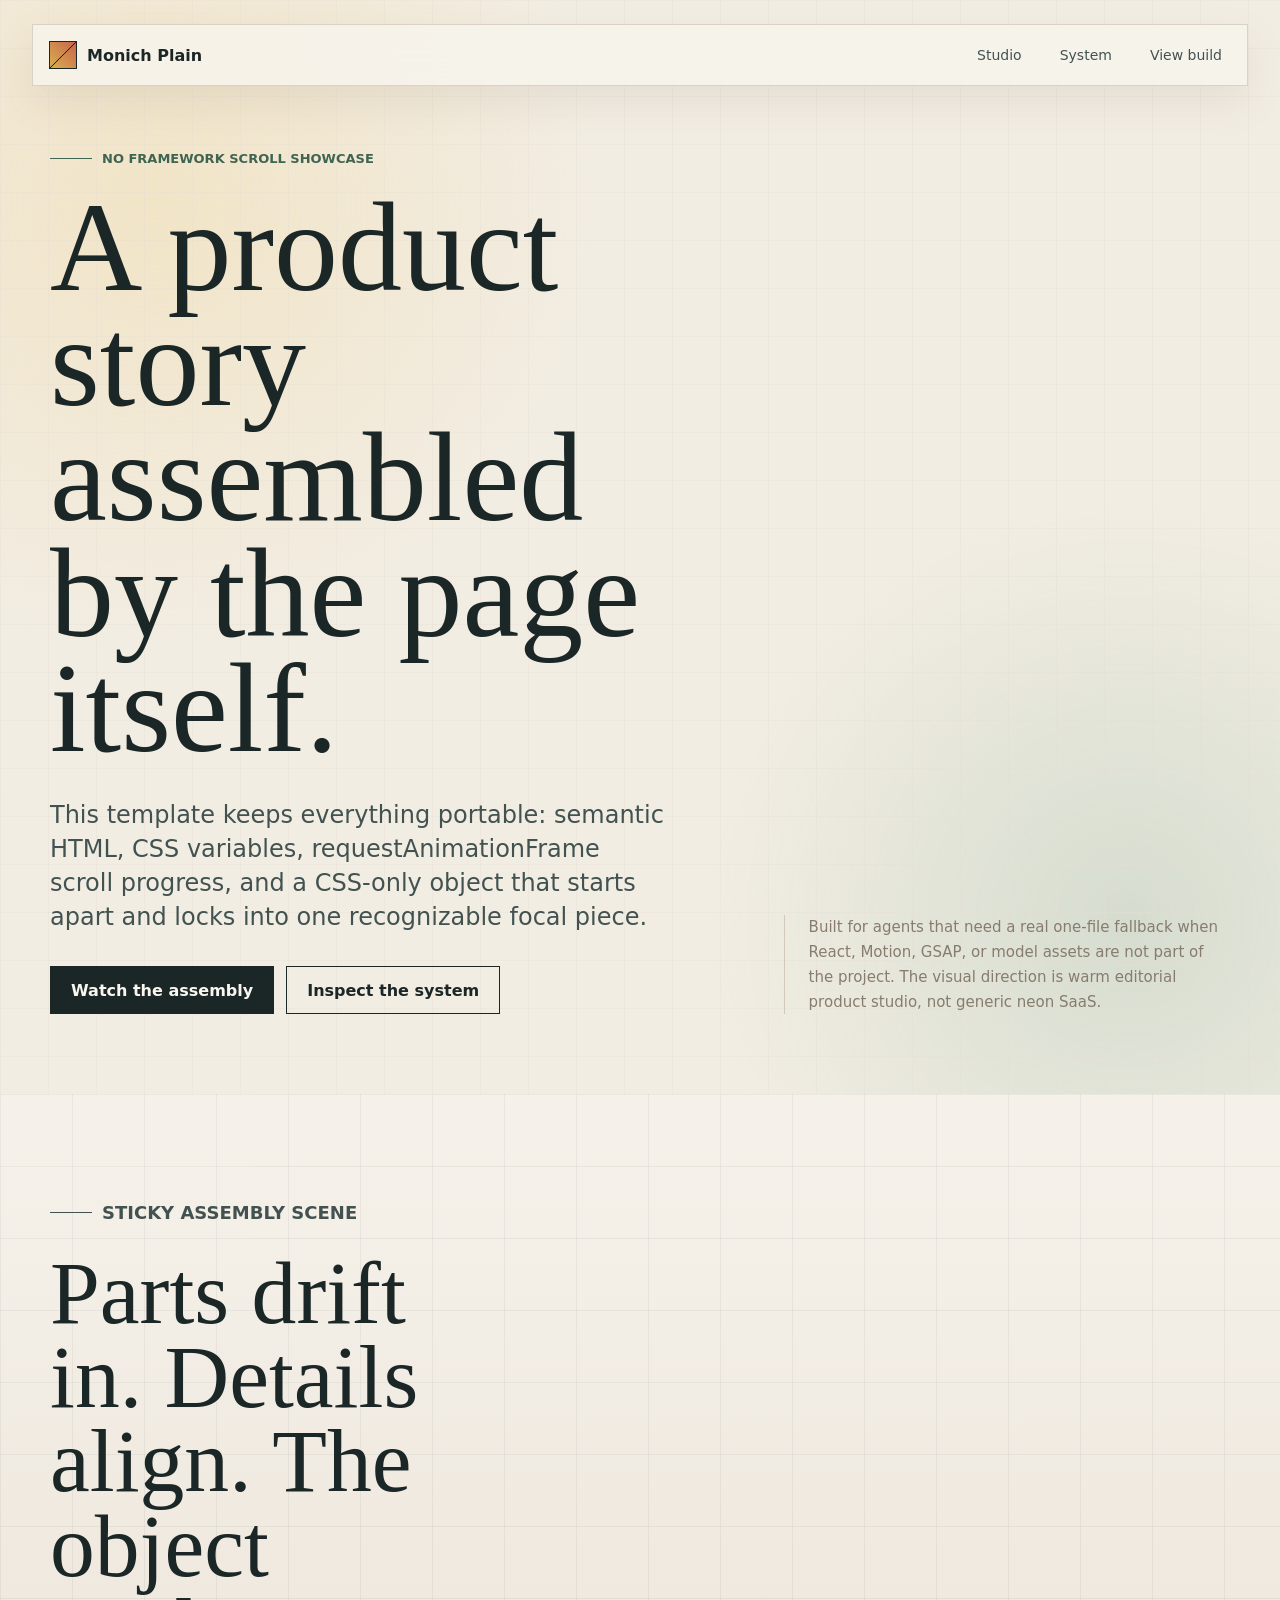
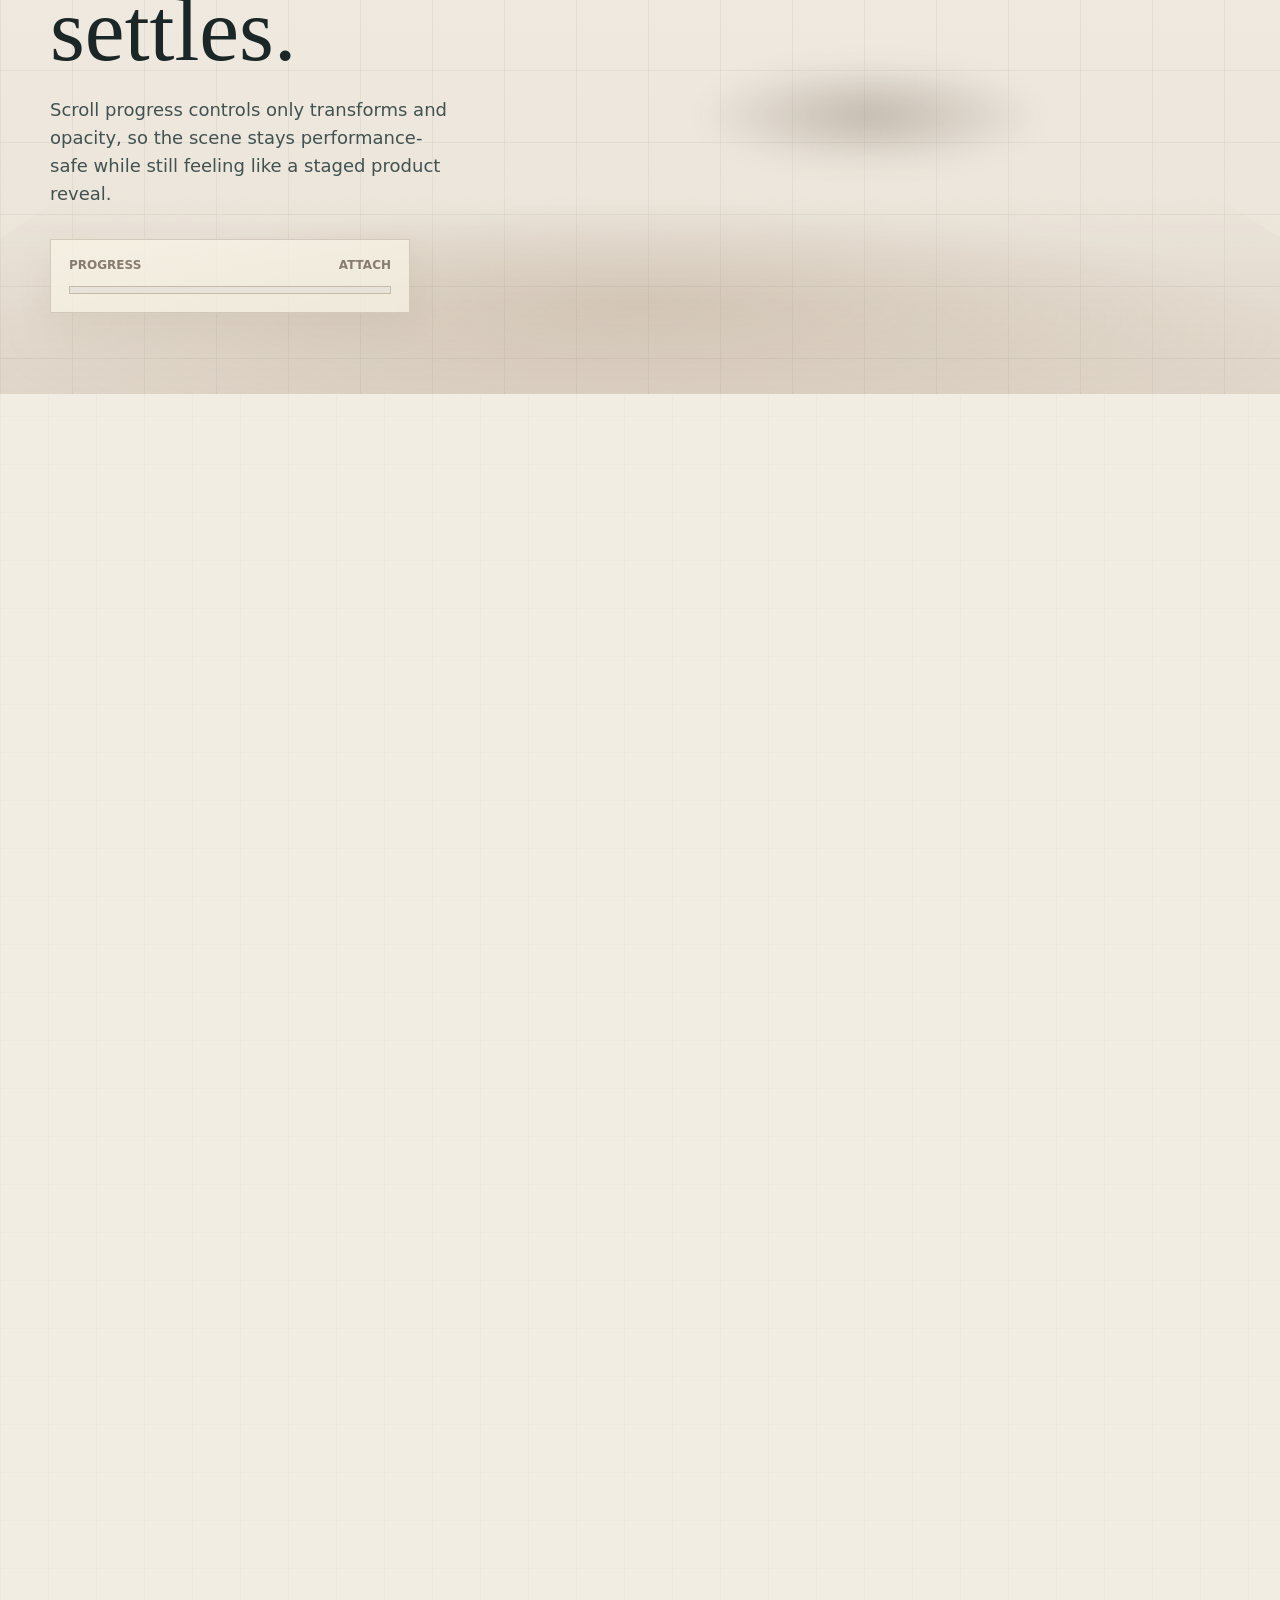
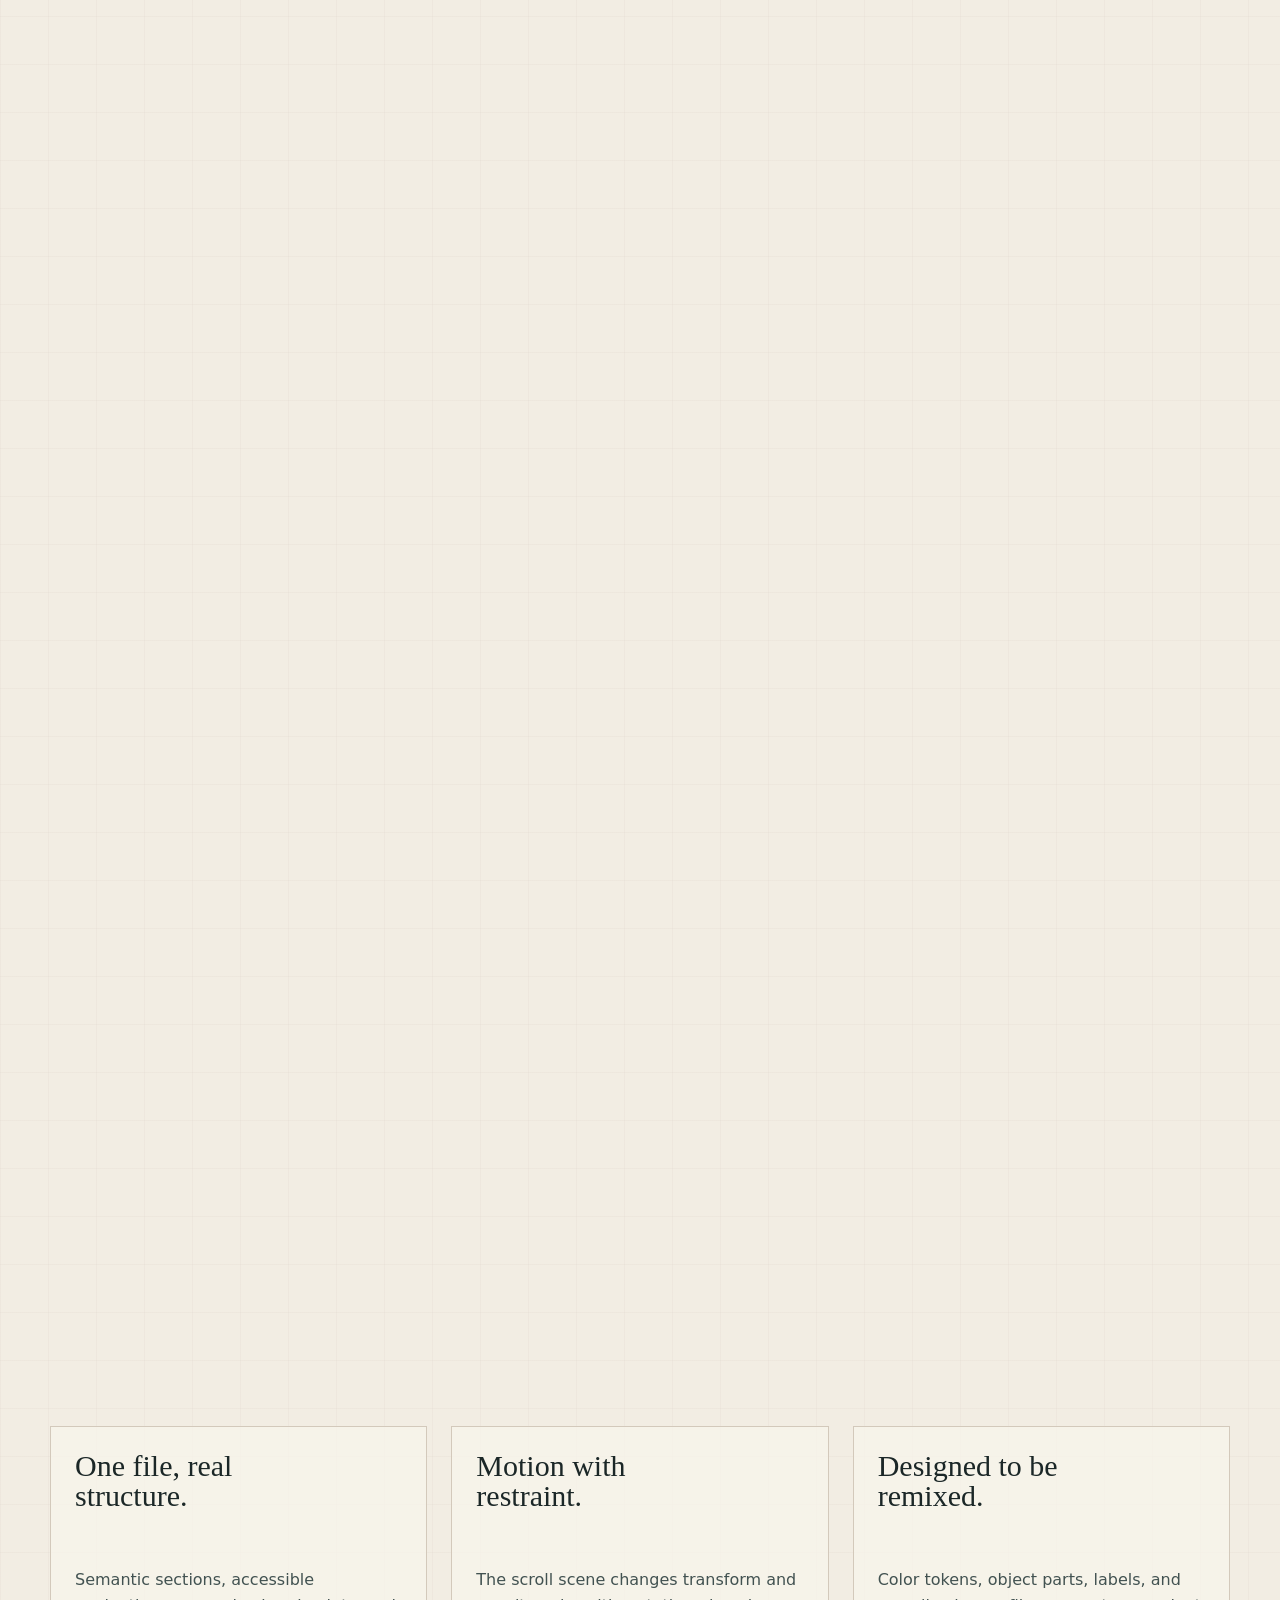
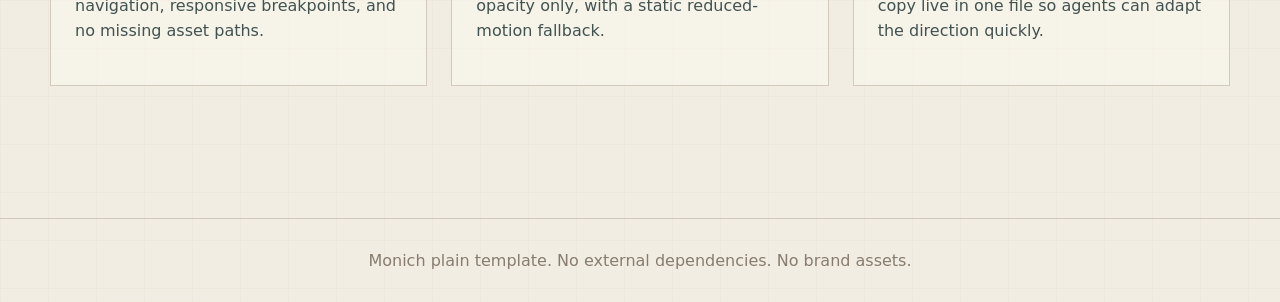
<file: .claude/skills/monich/assets/templates/plain-html-css-js/index.html>
<!doctype html>
<html lang="en">
  <head>
    <meta charset="UTF-8" />
    <meta name="viewport" content="width=device-width, initial-scale=1.0" />
    <meta
      name="description"
      content="A no-framework Monich scroll showcase template with sticky scenes, CSS-only product assembly, and reduced-motion support."
    />
    <title>Monich Plain Scroll Showcase</title>
    <style>
      :root {
        color-scheme: light;
        --progress: 0;
        --attach: clamp(0, calc((var(--progress) - 0.22) / 0.68), 1);
        --reveal: clamp(0, calc((var(--progress) - 0.1) / 0.32), 1);
        --paper: hsl(38 35% 92%);
        --paper-soft: hsl(39 43% 96%);
        --ink: hsl(178 18% 13%);
        --ink-soft: hsl(176 11% 29%);
        --muted: hsl(35 10% 48%);
        --line: hsl(35 22% 78%);
        --walnut: hsl(23 33% 31%);
        --moss: hsl(151 22% 32%);
        --clay: hsl(12 53% 54%);
        --brass: hsl(42 65% 58%);
        --cream: hsl(45 75% 88%);
        --shadow: 0 24px 80px hsl(24 38% 20% / 0.18);
        --ease: cubic-bezier(0.19, 1, 0.22, 1);
        font-family:
          "Aptos",
          "Segoe UI",
          system-ui,
          sans-serif;
        background: var(--paper);
        color: var(--ink);
        scroll-behavior: smooth;
      }

      * {
        box-sizing: border-box;
      }

      body {
        min-width: 320px;
        margin: 0;
        background:
          linear-gradient(90deg, hsl(35 25% 86% / 0.35) 1px, transparent 1px),
          linear-gradient(180deg, hsl(35 25% 86% / 0.35) 1px, transparent 1px),
          radial-gradient(circle at 12% 4%, hsl(42 77% 74% / 0.32), transparent 28rem),
          radial-gradient(circle at 88% 18%, hsl(151 22% 50% / 0.2), transparent 26rem),
          var(--paper);
        background-size: 48px 48px, 48px 48px, auto, auto, auto;
      }

      a {
        color: inherit;
        text-decoration: none;
      }

      .site-header {
        position: fixed;
        inset: 24px 32px auto;
        z-index: 20;
        display: flex;
        align-items: center;
        justify-content: space-between;
        gap: 16px;
        padding: 10px 10px 10px 16px;
        border: 1px solid hsl(34 20% 78% / 0.78);
        background: hsl(42 40% 95% / 0.82);
        backdrop-filter: blur(18px);
        box-shadow: 0 16px 40px hsl(24 20% 36% / 0.1);
      }

      .brand {
        display: inline-flex;
        align-items: center;
        gap: 10px;
        font-weight: 800;
        letter-spacing: 0;
      }

      .brand-mark {
        width: 28px;
        height: 28px;
        border: 1px solid var(--ink);
        background:
          linear-gradient(135deg, transparent 0 48%, var(--ink) 49% 51%, transparent 52%),
          linear-gradient(45deg, var(--brass), var(--clay));
      }

      .header-links {
        display: flex;
        align-items: center;
        gap: 8px;
      }

      .header-links a {
        min-height: 40px;
        display: inline-flex;
        align-items: center;
        padding: 0 14px;
        border: 1px solid transparent;
        color: var(--ink-soft);
        font-size: 14px;
        transition:
          transform 180ms var(--ease),
          border-color 180ms var(--ease),
          background-color 180ms var(--ease);
      }

      .header-links a:hover,
      .header-links a:focus-visible {
        transform: translateY(-1px);
        border-color: hsl(34 18% 72%);
        background: hsl(45 65% 92%);
        outline: none;
      }

      .section {
        width: min(1180px, calc(100% - 48px));
        margin: 0 auto;
      }

      .hero {
        min-height: 100svh;
        display: grid;
        grid-template-columns: minmax(0, 1.2fr) minmax(280px, 0.8fr);
        align-items: end;
        gap: 64px;
        padding: 144px 0 80px;
      }

      .eyebrow {
        display: inline-flex;
        align-items: center;
        gap: 10px;
        margin: 0 0 24px;
        color: var(--moss);
        font-size: 13px;
        font-weight: 800;
        text-transform: uppercase;
      }

      .eyebrow::before {
        content: "";
        width: 42px;
        height: 1px;
        background: currentColor;
      }

      h1,
      h2,
      h3,
      p {
        margin: 0;
      }

      h1,
      h2 {
        font-family:
          "Georgia",
          "Times New Roman",
          serif;
        font-weight: 500;
        letter-spacing: 0;
      }

      h1 {
        max-width: 820px;
        font-size: clamp(56px, 10vw, 132px);
        line-height: 0.9;
      }

      .hero-copy {
        max-width: 620px;
        margin-top: 32px;
        color: var(--ink-soft);
        font-size: clamp(18px, 2vw, 24px);
        line-height: 1.42;
      }

      .hero-actions {
        display: flex;
        flex-wrap: wrap;
        gap: 12px;
        margin-top: 32px;
      }

      .button {
        min-height: 48px;
        display: inline-flex;
        align-items: center;
        justify-content: center;
        padding: 0 20px;
        border: 1px solid var(--ink);
        background: var(--ink);
        color: var(--paper-soft);
        font-weight: 800;
        transition:
          transform 180ms var(--ease),
          background-color 180ms var(--ease),
          color 180ms var(--ease);
      }

      .button.secondary {
        background: transparent;
        color: var(--ink);
      }

      .button:hover,
      .button:focus-visible {
        transform: translateY(-2px);
        outline: 2px solid hsl(42 80% 56% / 0.65);
        outline-offset: 3px;
      }

      .hero-note {
        align-self: end;
        border-left: 1px solid var(--line);
        padding-left: 24px;
        color: var(--muted);
        font-size: 15px;
        line-height: 1.65;
      }

      .showcase-shell {
        height: 380vh;
        position: relative;
      }

      .showcase-stage {
        position: sticky;
        top: 0;
        min-height: 100svh;
        overflow: hidden;
        display: grid;
        place-items: center;
        background:
          linear-gradient(180deg, hsl(38 38% 94%), hsl(36 31% 88%)),
          var(--paper);
        isolation: isolate;
      }

      .stage-grid {
        position: absolute;
        inset: 0;
        z-index: 0;
        opacity: 0.74;
        background:
          linear-gradient(90deg, hsl(176 13% 22% / 0.08) 1px, transparent 1px),
          linear-gradient(180deg, hsl(176 13% 22% / 0.08) 1px, transparent 1px);
        background-size: 72px 72px;
        transform: translate3d(0, calc(var(--progress) * -56px), 0);
      }

      .stage-floor {
        position: absolute;
        inset: 56% -8% -24%;
        z-index: 1;
        background:
          radial-gradient(ellipse at center, hsl(31 32% 38% / 0.18), transparent 62%),
          linear-gradient(180deg, transparent, hsl(28 22% 48% / 0.15));
        transform: perspective(900px) rotateX(62deg) translateY(calc(var(--progress) * 56px));
      }

      .showcase-content {
        position: relative;
        z-index: 3;
        width: min(1180px, calc(100% - 48px));
        display: grid;
        grid-template-columns: minmax(260px, 0.72fr) minmax(360px, 1.28fr);
        align-items: center;
        gap: 56px;
      }

      .story-panel {
        transform: translate3d(0, calc(var(--progress) * -44px), 0);
        opacity: calc(1 - clamp(0, (var(--progress) - 0.72) / 0.22, 1));
      }

      .story-panel h2 {
        font-size: clamp(40px, 7vw, 92px);
        line-height: 0.94;
      }

      .story-panel p {
        max-width: 460px;
        margin-top: 24px;
        color: var(--ink-soft);
        font-size: 18px;
        line-height: 1.55;
      }

      .progress-card {
        width: min(360px, 100%);
        margin-top: 32px;
        padding: 18px;
        border: 1px solid var(--line);
        background: hsl(45 56% 94% / 0.72);
        box-shadow: 0 12px 36px hsl(24 24% 35% / 0.08);
      }

      .progress-card span {
        display: flex;
        justify-content: space-between;
        color: var(--muted);
        font-size: 12px;
        font-weight: 800;
        text-transform: uppercase;
      }

      .progress-track {
        height: 8px;
        margin-top: 14px;
        border: 1px solid hsl(34 22% 72%);
        background: hsl(40 25% 88%);
      }

      .progress-fill {
        width: calc(var(--progress) * 100%);
        height: 100%;
        background: linear-gradient(90deg, var(--moss), var(--brass), var(--clay));
        transform-origin: left center;
      }

      .object-stage {
        min-height: 620px;
        position: relative;
        display: grid;
        place-items: center;
        perspective: 1200px;
      }

      .object-shadow {
        position: absolute;
        width: min(520px, 72vw);
        height: 110px;
        bottom: 84px;
        border-radius: 50%;
        background: radial-gradient(ellipse, hsl(24 28% 22% / 0.26), transparent 68%);
        filter: blur(12px);
        transform: scaleX(calc(0.7 + var(--attach) * 0.3));
      }

      .device {
        position: relative;
        width: min(540px, 74vw);
        aspect-ratio: 1.48;
        transform:
          translate3d(0, calc((1 - var(--reveal)) * 64px), 0)
          rotateX(calc(58deg - var(--attach) * 38deg))
          rotateZ(calc(-6deg + var(--attach) * 6deg))
          scale(calc(0.84 + var(--attach) * 0.16));
        transform-style: preserve-3d;
        opacity: var(--reveal);
        transition: opacity 120ms var(--ease);
      }

      .device-part {
        position: absolute;
        inset: 0;
        border: 1px solid hsl(176 16% 20% / 0.22);
        box-shadow: var(--shadow);
        transform-style: preserve-3d;
        will-change: transform, opacity;
      }

      .device-base {
        background:
          linear-gradient(135deg, hsl(38 41% 85%), hsl(34 28% 72%)),
          linear-gradient(90deg, transparent, hsl(0 0% 100% / 0.26), transparent);
        transform:
          translate3d(0, calc((1 - var(--attach)) * 80px), 0)
          rotateX(0deg);
      }

      .device-face {
        inset: 10%;
        background:
          linear-gradient(90deg, hsl(175 16% 13%) 0 16%, transparent 16% 18%, hsl(175 16% 13%) 18% 100%),
          radial-gradient(circle at 76% 32%, var(--brass) 0 6px, transparent 7px),
          hsl(164 14% 19%);
        transform:
          translate3d(
            calc((1 - var(--attach)) * -180px),
            calc((1 - var(--attach)) * -96px),
            78px
          )
          rotateZ(calc((1 - var(--attach)) * -8deg));
      }

      .device-panel {
        inset: 16% 18%;
        background:
          linear-gradient(90deg, hsl(151 25% 36%) 0 30%, transparent 30% 34%, hsl(151 25% 36%) 34% 100%),
          repeating-linear-gradient(90deg, hsl(45 64% 82%) 0 10px, hsl(42 38% 61%) 10px 12px);
        transform:
          translate3d(
            calc((1 - var(--attach)) * 200px),
            calc((1 - var(--attach)) * -132px),
            136px
          )
          rotateZ(calc((1 - var(--attach)) * 11deg));
      }

      .device-core {
        inset: 30% 34%;
        border-radius: 999px;
        background:
          radial-gradient(circle, hsl(44 80% 82%) 0 34%, var(--brass) 35% 47%, var(--walnut) 48% 100%);
        transform:
          translate3d(
            calc((1 - var(--attach)) * -32px),
            calc((1 - var(--attach)) * -230px),
            190px
          )
          rotateZ(calc((1 - var(--attach)) * 34deg));
      }

      .device-rail {
        inset: auto 8% 8%;
        height: 18%;
        background:
          linear-gradient(90deg, var(--walnut), hsl(23 30% 44%)),
          repeating-linear-gradient(90deg, transparent 0 34px, hsl(42 68% 70% / 0.4) 35px 38px);
        transform:
          translate3d(
            calc((1 - var(--attach)) * 120px),
            calc((1 - var(--attach)) * 180px),
            108px
          );
      }

      .pin {
        position: absolute;
        width: 12px;
        height: 12px;
        border-radius: 50%;
        background: var(--clay);
        box-shadow: 0 0 0 6px hsl(12 53% 54% / 0.14);
      }

      .pin.one {
        left: 18%;
        top: 18%;
      }

      .pin.two {
        right: 18%;
        bottom: 18%;
        background: var(--moss);
      }

      .callout {
        position: absolute;
        z-index: 4;
        width: min(220px, 38vw);
        padding: 16px;
        border: 1px solid hsl(34 20% 74%);
        background: hsl(43 52% 95% / 0.86);
        box-shadow: 0 16px 48px hsl(24 24% 36% / 0.12);
        color: var(--ink-soft);
        font-size: 13px;
        line-height: 1.45;
        opacity: clamp(0, calc((var(--progress) - 0.42) / 0.18), 1);
        transform: translate3d(0, calc((1 - var(--attach)) * 36px), 0);
      }

      .callout strong {
        display: block;
        margin-bottom: 8px;
        color: var(--ink);
        font-size: 12px;
        text-transform: uppercase;
      }

      .callout.left {
        left: 0;
        top: 16%;
      }

      .callout.right {
        right: 0;
        bottom: 12%;
      }

      .next-section {
        display: grid;
        grid-template-columns: repeat(3, minmax(0, 1fr));
        gap: 24px;
        padding: 112px 0 132px;
      }

      .feature {
        min-height: 260px;
        padding: 24px;
        border: 1px solid var(--line);
        background: hsl(45 52% 95% / 0.72);
      }

      .feature h3 {
        max-width: 260px;
        font-family: Georgia, "Times New Roman", serif;
        font-size: 30px;
        font-weight: 500;
        line-height: 1;
      }

      .feature p {
        margin-top: 56px;
        color: var(--ink-soft);
        line-height: 1.6;
      }

      footer {
        border-top: 1px solid var(--line);
        padding: 32px;
        color: var(--muted);
        text-align: center;
      }

      @media (max-width: 900px) {
        .site-header {
          inset: 12px 12px auto;
        }

        .header-links a:not(:last-child) {
          display: none;
        }

        .section,
        .showcase-content {
          width: min(100% - 32px, 720px);
        }

        .hero,
        .showcase-content,
        .next-section {
          grid-template-columns: 1fr;
        }

        .hero {
          min-height: auto;
          padding: 128px 0 72px;
          gap: 40px;
        }

        .hero-note {
          max-width: 560px;
        }

        .showcase-shell {
          height: auto;
        }

        .showcase-stage {
          position: relative;
          min-height: auto;
          padding: 88px 0;
        }

        .stage-grid {
          transform: none;
        }

        .story-panel {
          transform: none;
          opacity: 1;
        }

        .object-stage {
          min-height: 500px;
        }

        .device {
          transform: rotateX(26deg) scale(0.92);
          opacity: 1;
        }

        .device-face,
        .device-panel,
        .device-core,
        .device-rail,
        .device-base,
        .callout {
          transform: none;
        }

        .callout {
          position: relative;
          inset: auto;
          width: 100%;
          margin-top: 16px;
          opacity: 1;
        }

        .next-section {
          padding: 72px 0 88px;
        }
      }

      @media (max-width: 560px) {
        .site-header {
          padding-left: 12px;
        }

        h1 {
          font-size: clamp(46px, 16vw, 72px);
        }

        .hero-actions {
          flex-direction: column;
        }

        .button {
          width: 100%;
        }

        .object-stage {
          min-height: 420px;
        }

        .device {
          width: 88vw;
        }

        .feature {
          min-height: auto;
        }

        .feature p {
          margin-top: 32px;
        }
      }

      @media (prefers-reduced-motion: reduce) {
        :root {
          scroll-behavior: auto;
          --progress: 1;
          --attach: 1;
          --reveal: 1;
        }

        *,
        *::before,
        *::after {
          animation-duration: 0.001ms !important;
          animation-iteration-count: 1 !important;
          scroll-behavior: auto !important;
          transition-duration: 0.001ms !important;
        }

        .showcase-shell {
          height: auto;
        }

        .showcase-stage {
          position: relative;
          min-height: auto;
          padding: 96px 0;
        }

        .stage-grid,
        .story-panel,
        .device,
        .device-part,
        .callout {
          transform: none !important;
          opacity: 1 !important;
        }
      }
    </style>
  </head>
  <body>
    <header class="site-header" aria-label="Primary navigation">
      <a class="brand" href="#top" aria-label="Monich plain showcase home">
        <span class="brand-mark" aria-hidden="true"></span>
        Monich Plain
      </a>
      <nav class="header-links" aria-label="Page sections">
        <a href="#studio">Studio</a>
        <a href="#system">System</a>
        <a href="#showcase">View build</a>
      </nav>
    </header>

    <main id="top">
      <section class="hero section" aria-labelledby="hero-title">
        <div>
          <p class="eyebrow">No framework scroll showcase</p>
          <h1 id="hero-title">A product story assembled by the page itself.</h1>
          <p class="hero-copy">
            This template keeps everything portable: semantic HTML, CSS variables, requestAnimationFrame scroll progress,
            and a CSS-only object that starts apart and locks into one recognizable focal piece.
          </p>
          <div class="hero-actions" aria-label="Template actions">
            <a class="button" href="#showcase">Watch the assembly</a>
            <a class="button secondary" href="#system">Inspect the system</a>
          </div>
        </div>
        <aside class="hero-note">
          Built for agents that need a real one-file fallback when React, Motion, GSAP, or model assets are not part of
          the project. The visual direction is warm editorial product studio, not generic neon SaaS.
        </aside>
      </section>

      <section id="showcase" class="showcase-shell" aria-labelledby="showcase-title">
        <div class="showcase-stage">
          <div class="stage-grid" aria-hidden="true"></div>
          <div class="stage-floor" aria-hidden="true"></div>
          <div class="showcase-content">
            <div class="story-panel">
              <p class="eyebrow">Sticky assembly scene</p>
              <h2 id="showcase-title">Parts drift in. Details align. The object settles.</h2>
              <p>
                Scroll progress controls only transforms and opacity, so the scene stays performance-safe while still
                feeling like a staged product reveal.
              </p>
              <div class="progress-card" aria-hidden="true">
                <span><span>Progress</span><span>Attach</span></span>
                <div class="progress-track">
                  <div class="progress-fill"></div>
                </div>
              </div>
            </div>

            <div class="object-stage" aria-label="CSS-only modular product mockup">
              <div class="object-shadow" aria-hidden="true"></div>
              <div class="device">
                <div class="device-part device-base"></div>
                <div class="device-part device-face">
                  <span class="pin one"></span>
                  <span class="pin two"></span>
                </div>
                <div class="device-part device-panel"></div>
                <div class="device-part device-rail"></div>
                <div class="device-part device-core"></div>
              </div>
              <aside class="callout left">
                <strong>Layered build</strong>
                Floating face, board, core, rail, and shell parts resolve into one assembled visual.
              </aside>
              <aside class="callout right">
                <strong>Portable motion</strong>
                A single CSS variable drives the scene, making the template easy to paste into static projects.
              </aside>
            </div>
          </div>
        </div>
      </section>

      <section id="system" class="next-section section" aria-label="Template system notes">
        <article class="feature">
          <h3>One file, real structure.</h3>
          <p>Semantic sections, accessible navigation, responsive breakpoints, and no missing asset paths.</p>
        </article>
        <article class="feature">
          <h3>Motion with restraint.</h3>
          <p>The scroll scene changes transform and opacity only, with a static reduced-motion fallback.</p>
        </article>
        <article class="feature">
          <h3>Designed to be remixed.</h3>
          <p>Color tokens, object parts, labels, and copy live in one file so agents can adapt the direction quickly.</p>
        </article>
      </section>
    </main>

    <footer>Monich plain template. No external dependencies. No brand assets.</footer>

    <script>
      const root = document.documentElement;
      const showcase = document.querySelector(".showcase-shell");
      const prefersReduced = window.matchMedia("(prefers-reduced-motion: reduce)");
      let ticking = false;

      function clamp(value, min, max) {
        return Math.min(Math.max(value, min), max);
      }

      function updateProgress() {
        ticking = false;

        if (prefersReduced.matches || !showcase) {
          root.style.setProperty("--progress", "1");
          return;
        }

        const rect = showcase.getBoundingClientRect();
        const scrollable = Math.max(1, rect.height - window.innerHeight);
        const progress = clamp((0 - rect.top) / scrollable, 0, 1);
        root.style.setProperty("--progress", progress.toFixed(4));
      }

      function requestProgressUpdate() {
        if (!ticking) {
          ticking = true;
          requestAnimationFrame(updateProgress);
        }
      }

      updateProgress();
      window.addEventListener("scroll", requestProgressUpdate, { passive: true });
      window.addEventListener("resize", requestProgressUpdate);
      prefersReduced.addEventListener("change", updateProgress);
    </script>
  </body>
</html>
</file>
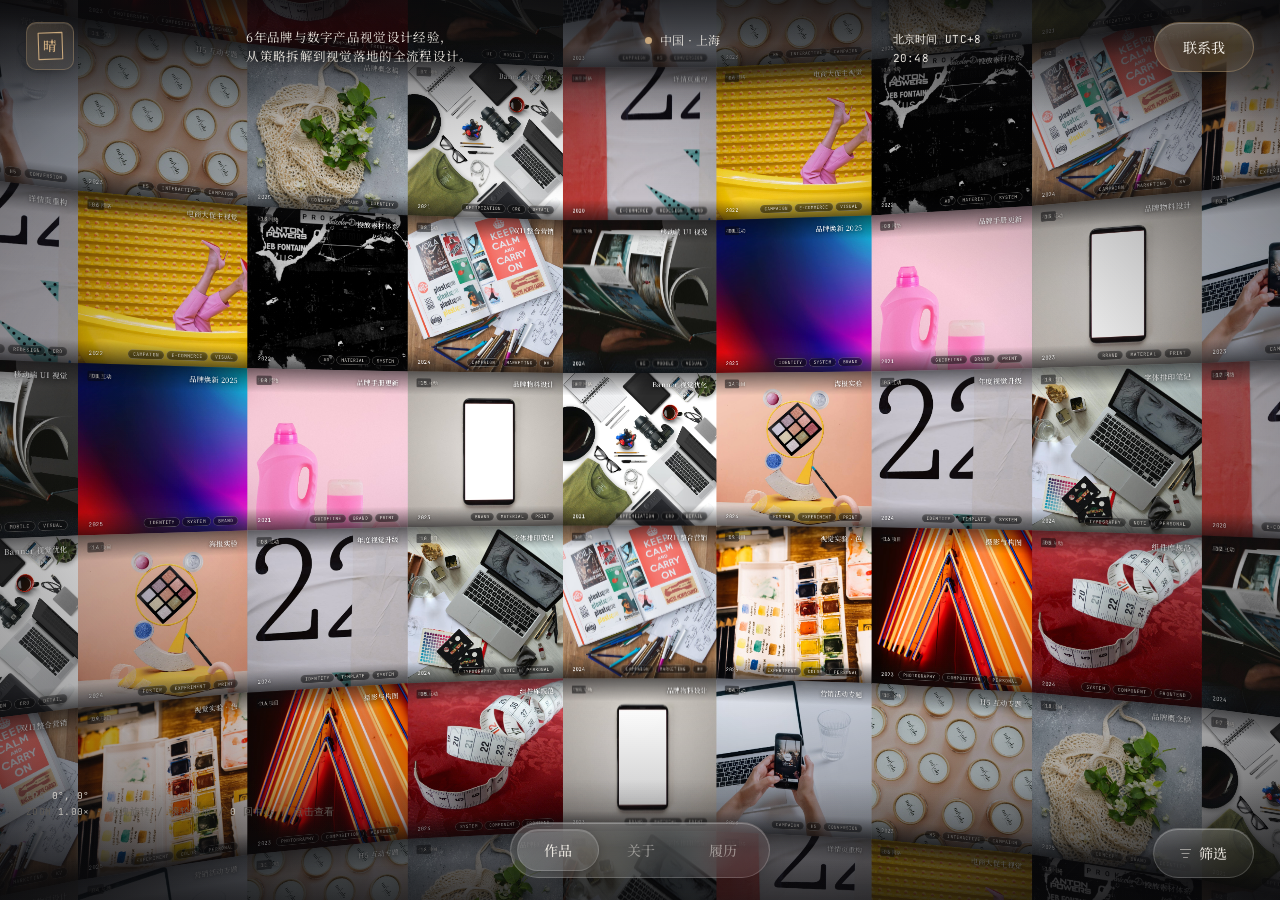
<file: .claude/skills/monich/assets/templates/web-template/design-templates/digital-eguide/case（无限画布：作品集）/case/index.html>
<!DOCTYPE html>
<html lang="zh-CN">
<head>
<meta charset="UTF-8" />
<meta name="viewport" content="width=device-width, initial-scale=1.0" />
<title>周晴 — 视觉设计师 · Portfolio 2026</title>

<link rel="preconnect" href="https://fonts.googleapis.com">
<link rel="preconnect" href="https://fonts.gstatic.com" crossorigin>
<link href="https://fonts.googleapis.com/css2?family=Inter:wght@300;400;500;600&family=JetBrains+Mono:wght@400;500&family=Noto+Serif+SC:wght@400;500;600;700&display=swap" rel="stylesheet">

<style>
  :root{
    --bg: #0a0a0c;
    --ink: #eae6df;
    --ink-soft: #6e6a63;
    --ink-mid: #9e9a92;
    --line: #222020;
    --line-soft: #181716;
    --pill: #eae6df;
    --pill-ink: #0a0a0c;
    /* Liquid Glass accent */
    --glass-bg: rgba(255,255,255,0.08);
    --glass-border: rgba(255,255,255,0.18);
    --glass-highlight: rgba(255,255,255,0.25);
    --glass-shadow: rgba(0,0,0,0.4);
    --glass-blur: 20px;
    --accent: #c9a87c;
  }

  *{box-sizing:border-box;margin:0;padding:0}
  html,body{
    width:100%;height:100%;
    overflow:hidden;
    background:var(--bg);
    color:var(--ink);
    font-family:"Inter","PingFang SC", -apple-system, BlinkMacSystemFont, sans-serif;
    font-size:13px;
    letter-spacing:.01em;
    -webkit-font-smoothing:antialiased;
    user-select:none;
  }
  body{ cursor: grab; }
  body.dragging{ cursor: grabbing; }

  /* ===== Liquid Glass Button System ===== */
  .liquid-glass{
    position: relative;
    background: linear-gradient(
      135deg,
      rgba(255,255,255,0.12) 0%,
      rgba(255,255,255,0.05) 40%,
      rgba(255,255,255,0.08) 60%,
      rgba(255,255,255,0.14) 100%
    );
    border: 1px solid var(--glass-border);
    border-radius: 999px;
    backdrop-filter: blur(var(--glass-blur));
    -webkit-backdrop-filter: blur(var(--glass-blur));
    box-shadow:
      0 8px 32px -8px var(--glass-shadow),
      inset 0 1px 0 0 var(--glass-highlight),
      inset 0 -1px 0 0 rgba(255,255,255,0.05);
    overflow: hidden;
    transition: transform .3s cubic-bezier(.2,.8,.2,1), box-shadow .3s ease;
  }
  .liquid-glass::before{
    content:"";
    position:absolute;
    top:0;left:-50%;right:-50%;bottom:50%;
    background: linear-gradient(
      180deg,
      rgba(255,255,255,0.2) 0%,
      rgba(255,255,255,0.0) 100%
    );
    border-radius: 999px 999px 50% 50%;
    pointer-events:none;
    transition: opacity .3s ease;
  }
  .liquid-glass::after{
    content:"";
    position:absolute;
    inset: -2px;
    border-radius: 999px;
    background: radial-gradient(
      ellipse at 30% 20%,
      rgba(255,255,255,0.15) 0%,
      transparent 50%
    );
    pointer-events:none;
    opacity:0;
    transition: opacity .4s ease;
  }
  .liquid-glass:hover{
    transform: scale(1.04) translateY(-1px);
    box-shadow:
      0 12px 40px -8px var(--glass-shadow),
      inset 0 1px 0 0 rgba(255,255,255,0.3),
      inset 0 -1px 0 0 rgba(255,255,255,0.08),
      0 0 20px rgba(201,168,124,0.15);
  }
  .liquid-glass:hover::after{
    opacity:1;
  }
  .liquid-glass:active{
    transform: scale(0.98);
    box-shadow:
      0 4px 16px -4px var(--glass-shadow),
      inset 0 1px 0 0 rgba(255,255,255,0.15);
  }

  /* Liquid glass with accent glow */
  .liquid-glass.accent-glow{
    box-shadow:
      0 8px 32px -8px var(--glass-shadow),
      inset 0 1px 0 0 var(--glass-highlight),
      0 0 30px rgba(201,168,124,0.1);
  }
  .liquid-glass.accent-glow:hover{
    box-shadow:
      0 12px 40px -8px var(--glass-shadow),
      inset 0 1px 0 0 rgba(255,255,255,0.3),
      0 0 40px rgba(201,168,124,0.25);
  }

  /* Liquid glass pill (smaller, for tabs/filters) */
  .liquid-glass.sm{
    --glass-blur: 14px;
  }

  /* Liquid glass icon button */
  .liquid-glass.icon-only{
    padding: 0;
    width: 40px; height: 40px;
    display: grid; place-items: center;
  }

  /* Liquid glass content layer (for overlay close etc.) */
  .liquid-glass .btn-content{
    position: relative;
    z-index: 2;
    display: flex; align-items: center; gap: 8px;
    pointer-events: none;
  }

  /* Ambient floating orbs for immersion */
  .ambient-orb{
    position: fixed;
    border-radius: 50%;
    filter: blur(80px);
    pointer-events: none;
    z-index: 0;
    opacity: 0.35;
    animation: orbFloat 20s ease-in-out infinite;
  }
  .ambient-orb:nth-child(1){
    width: 500px; height: 500px;
    background: radial-gradient(circle, rgba(201,168,124,0.3), transparent 70%);
    top: -10%; left: -5%;
    animation-delay: 0s;
    animation-duration: 25s;
  }
  .ambient-orb:nth-child(2){
    width: 400px; height: 400px;
    background: radial-gradient(circle, rgba(120,100,160,0.25), transparent 70%);
    bottom: -15%; right: -5%;
    animation-delay: -8s;
    animation-duration: 22s;
  }
  .ambient-orb:nth-child(3){
    width: 300px; height: 300px;
    background: radial-gradient(circle, rgba(100,140,180,0.2), transparent 70%);
    top: 40%; right: 20%;
    animation-delay: -14s;
    animation-duration: 28s;
  }
  @keyframes orbFloat{
    0%, 100%{ transform: translate(0, 0) scale(1); }
    25%{ transform: translate(30px, -40px) scale(1.05); }
    50%{ transform: translate(-20px, 20px) scale(0.95); }
    75%{ transform: translate(15px, 30px) scale(1.02); }
  }

  /* —— 顶栏 —— */
  .topbar{
    position:fixed;top:0;left:0;right:0;
    display:flex; justify-content:space-between; align-items:flex-start;
    padding:22px 26px 16px;
    z-index:150;
    pointer-events:none;
    font-family:"JetBrains Mono","Noto Serif SC", monospace;
    font-size:11px;
    letter-spacing:.03em;
    color:var(--ink);
    transition: opacity .3s ease;
  }
  body.overlay-open .topbar{ opacity:0; pointer-events:none; }
  body.overlay-open .topbar > *{ pointer-events:none; }
  .topbar::before{
    content:""; position:absolute; left:0;right:0;top:0;height:120px;
    background:linear-gradient(to bottom, rgba(10,10,12,.75), rgba(10,10,12,0));
    pointer-events:none; z-index:-1;
  }
  .topbar > *{ pointer-events:auto; }

  .brand-block{ display:flex; align-items:center; gap:18px; }
  .logo{
    width:48px;height:48px;
    background: linear-gradient(135deg, rgba(201,168,124,0.2), rgba(201,168,124,0.05));
    border: 1px solid rgba(201,168,124,0.3);
    display:grid; place-items:center;
    border-radius:10px;
    cursor:pointer;
    overflow:hidden;
    transition: transform .25s ease, box-shadow .25s ease;
    box-shadow: 0 4px 14px -6px rgba(0,0,0,.55), inset 0 1px 0 rgba(255,255,255,0.1);
    backdrop-filter: blur(10px);
  }
  .logo:hover{ transform: rotate(-3deg) scale(1.05); box-shadow: 0 6px 20px -6px rgba(201,168,124,0.3), inset 0 1px 0 rgba(255,255,255,0.15); }
  .logo svg{ display:block; width:34px; height:34px; }

  .tagline{
    max-width:340px;
    color:var(--ink);
    line-height:1.55;
    font-family:"Noto Serif SC","PingFang SC", serif;
    font-size:12.5px;
    font-weight:400;
    padding-top:6px;
  }

  .col-meta, .col-times{
    line-height:1.7;
    color:var(--ink);
    font-family:"Noto Serif SC", serif;
    font-size:12px;
    padding-top:8px;
  }
  .col-times{ font-family:"JetBrains Mono", monospace; font-size:11px; }
  .col-meta .row{ display:flex; align-items:center; gap:8px; }
  .loc-dot{
    display:inline-block;width:7px;height:7px;border-radius:50%;
  }
  .loc-dot.live{ background:var(--accent); box-shadow:0 0 8px rgba(201,168,124,.7); }
  .loc-dot.night{ background:transparent; border:1px solid var(--ink-soft); }

  /* CTA button — liquid glass */
  .cta{
    background: linear-gradient(135deg, rgba(201,168,124,0.25), rgba(201,168,124,0.08));
    border: 1px solid rgba(201,168,124,0.35);
    border-radius:999px;
    padding:14px 28px;
    font-family:"Noto Serif SC", serif;
    font-size:14px; font-weight:500;
    color:var(--ink);
    cursor:pointer;
    transition: transform .3s cubic-bezier(.2,.8,.2,1), box-shadow .3s ease;
    backdrop-filter: blur(16px);
    -webkit-backdrop-filter: blur(16px);
    box-shadow:
      0 8px 32px -8px rgba(0,0,0,.5),
      inset 0 1px 0 rgba(255,255,255,0.2),
      0 0 20px rgba(201,168,124,0.1);
    position: relative;
    overflow: hidden;
  }
  .cta::before{
    content:"";
    position:absolute;
    top:0;left:-30%;right:-30%;bottom:55%;
    background:linear-gradient(180deg, rgba(255,255,255,0.15) 0%, transparent 100%);
    border-radius:999px 999px 50% 50%;
    pointer-events:none;
  }
  .cta:hover{
    transform:scale(1.04) translateY(-1px);
    box-shadow:
      0 12px 40px -8px rgba(0,0,0,.5),
      inset 0 1px 0 rgba(255,255,255,0.25),
      0 0 30px rgba(201,168,124,0.2);
  }
  .cta:active{ transform:scale(0.98); }

  /* —— 底栏 —— */
  .bottombar{
    position:fixed; bottom:22px; left:26px; right:26px;
    display:flex; justify-content:center; align-items:center;
    z-index:150;
    pointer-events:none;
  }
  .bottombar .filter-pill{
    position:absolute; right:0; bottom:0;
  }
  .bottombar::before{
    content:""; position:fixed; left:0;right:0;bottom:0;height:120px;
    background:linear-gradient(to top, rgba(10,10,12,.65), rgba(10,10,12,0));
    pointer-events:none; z-index:-1;
  }
  .bottombar > *{ pointer-events:auto; }

  .icon-group, .tabs, .filter-pill{
    border-radius:999px;
    padding:6px;
    display:flex; gap:2px;
    pointer-events:auto;
  }
  /* Tabs — liquid glass */
  .tabs{
    background: linear-gradient(135deg, rgba(255,255,255,0.1), rgba(255,255,255,0.04));
    border: 1px solid var(--glass-border);
    backdrop-filter: blur(18px);
    -webkit-backdrop-filter: blur(18px);
    box-shadow:
      0 8px 32px -8px var(--glass-shadow),
      inset 0 1px 0 var(--glass-highlight);
    position: relative;
    overflow: hidden;
  }
  .tabs::before{
    content:"";
    position:absolute;
    top:0;left:-20%;right:-20%;bottom:55%;
    background:linear-gradient(180deg, rgba(255,255,255,0.12) 0%, transparent 100%);
    border-radius:999px 999px 50% 50%;
    pointer-events:none;
  }

  .icon-btn{
    background:transparent; border:none;
    width:36px; height:36px;
    border-radius:999px;
    display:grid; place-items:center;
    cursor:pointer;
    color:var(--pill-ink);
    opacity:.45;
    pointer-events:auto;
    transition: opacity .2s, background .2s, transform .2s;
  }
  .icon-btn:hover{ opacity:1; background:rgba(255,255,255,.08); transform:scale(1.06); }
  .icon-btn.active{ opacity:1; background:rgba(255,255,255,.1); }

  .tab{
    background:transparent; border:none;
    padding:10px 26px;
    border-radius:999px;
    font-family:"Noto Serif SC", serif;
    font-size:14px; font-weight:500;
    color:rgba(234,230,223,.5);
    cursor:pointer;
    pointer-events:auto;
    transition: background .25s, color .25s, box-shadow .25s;
    position: relative;
    z-index: 2;
  }
  .tab:hover{ color:var(--ink); background:rgba(255,255,255,.06); }
  .tab.active{
    background: linear-gradient(135deg, rgba(255,255,255,0.18), rgba(255,255,255,0.08));
    color:var(--ink);
    border: 1px solid rgba(255,255,255,0.15);
    box-shadow: 0 2px 8px rgba(0,0,0,.2), inset 0 1px 0 rgba(255,255,255,0.15);
  }

  /* Filter pill — liquid glass */
  .filter-pill{
    padding:14px 26px;
    border:none;
    font-family:"Noto Serif SC", serif;
    font-size:14px; font-weight:500;
    color:var(--ink);
    cursor:pointer;
    align-items:center; gap:8px;
    background: linear-gradient(135deg, rgba(255,255,255,0.1), rgba(255,255,255,0.04));
    border: 1px solid var(--glass-border);
    backdrop-filter: blur(18px);
    -webkit-backdrop-filter: blur(18px);
    box-shadow:
      0 8px 32px -8px var(--glass-shadow),
      inset 0 1px 0 var(--glass-highlight);
    position: relative;
    overflow: hidden;
  }
  .filter-pill::before{
    content:"";
    position:absolute;
    top:0;left:-30%;right:-30%;bottom:55%;
    background:linear-gradient(180deg, rgba(255,255,255,0.12) 0%, transparent 100%);
    border-radius:999px 999px 50% 50%;
    pointer-events:none;
  }
  .filter-pill:hover{
    transform:scale(1.03);
    box-shadow:
      0 10px 36px -8px var(--glass-shadow),
      inset 0 1px 0 rgba(255,255,255,0.2),
      0 0 20px rgba(201,168,124,0.1);
  }

  /* —— 视口 / 球面 —— */
  .viewport{
    position:fixed; inset:0; overflow:hidden; z-index:10;
    perspective: 1500px;
    perspective-origin: 50% 50%;
  }
  .viewport::after{
    content:""; position:fixed; inset:0;
    pointer-events:none; z-index:50;
    background:
      radial-gradient(ellipse 80% 70% at center,
        transparent 40%,
        rgba(10,10,12,0.45) 76%,
        rgba(10,10,12,0.94) 100%);
  }
  .sphere{
    position:absolute;
    left:50%; top:50%;
    width:0; height:0;
    transform-style: preserve-3d;
    will-change: transform;
  }

  /* —— 作品格子 —— */
  .work{
    position:absolute;
    left:0; top:0;
    width:  var(--cell, 320px);
    height: var(--cell, 320px);
    margin-left: calc(var(--cell, 320px) * -0.5);
    margin-top:  calc(var(--cell, 320px) * -0.5);
    transform-style: preserve-3d;
    will-change: transform;
    cursor: pointer;
    backface-visibility: hidden;
  }
  .frame{
    position:absolute; inset:0;
    overflow:hidden;
    background:#1a1816;
    box-shadow:
      inset 0 0 0 1px rgba(255,255,255,.04);
    transition: filter .25s ease, box-shadow .25s ease;
  }
  .work:hover .frame{
    filter: brightness(1.08);
    box-shadow:
      inset 0 0 0 1px rgba(201,168,124,.2),
      0 0 20px rgba(201,168,124,0.08);
  }
  .frame img{
    display:block; width:100%; height:100%;
    object-fit:cover;
    pointer-events:none;
    -webkit-user-drag:none;
    transition: transform .4s ease;
  }
  .work:hover .frame img{ transform: scale(1.04); }
  .frame .num{
    position:absolute; top:14px; left:18px;
    font-family:"JetBrains Mono", monospace;
    font-size:10px; letter-spacing:.12em;
    color:rgba(234,230,223,.85);
    background:rgba(10,10,12,.5);
    padding:3px 8px;
    border-radius:3px;
    backdrop-filter: blur(6px);
    z-index:6;
  }
  .cell-head, .cell-foot{
    position:absolute; left:0; right:0;
    display:flex; justify-content:space-between; align-items:center;
    padding:14px 20px;
    z-index:5;
    pointer-events:none;
    height:auto;
  }
  .cell-head{
    top:0;
    background: linear-gradient(to bottom, rgba(10,10,12,.55), rgba(10,10,12,0));
  }
  .cell-foot{
    bottom:0;
    background: linear-gradient(to top, rgba(10,10,12,.65), rgba(10,10,12,0));
  }
  .cell-head .brand{
    color:rgba(234,230,223,.92);
    font-family:"JetBrains Mono", monospace;
    font-size:10px;
    letter-spacing:.08em;
    text-transform:uppercase;
    text-shadow: 0 1px 4px rgba(0,0,0,.6);
  }
  .cell-head .proj{
    color:#fff;
    font-family:"Noto Serif SC", serif;
    font-size:14px;
    font-weight:500;
    letter-spacing:.04em;
    text-shadow: 0 1px 6px rgba(0,0,0,.7);
  }
  .cell-foot .year{
    color:#fff;
    font-family:"JetBrains Mono", monospace;
    font-size:10.5px;
    letter-spacing:.06em;
    text-shadow: 0 1px 4px rgba(0,0,0,.6);
  }
  .cell-foot .tags{ display:flex; gap:4px; }
  .cell-foot .tags em{
    font-style:normal;
    display:inline-block;
    border:1px solid rgba(234,230,223,.32);
    border-radius:999px;
    padding:2px 9px;
    font-family:"JetBrains Mono", monospace;
    font-size:9px; letter-spacing:.12em;
    color:rgba(234,230,223,.92);
    text-transform:uppercase;
    background: rgba(10,10,12,.32);
    backdrop-filter: blur(4px);
  }

  /* HUD */
  .hud{
    position:fixed; left:26px; bottom:80px;
    z-index:55;
    font-family:"JetBrains Mono", monospace;
    font-size:9.5px; color:var(--ink-soft);
    letter-spacing:.04em; line-height:1.7;
    pointer-events:none;
    text-transform:uppercase;
  }
  .hud span{ color:var(--ink); }

  .tile{ animation: fadeIn .55s cubic-bezier(.2,.8,.2,1) both; }
  @keyframes fadeIn{ from{opacity:0} to{opacity:1} }

  .splash{
    position:fixed; inset:0; z-index:200;
    background:var(--bg);
    transition: opacity .6s, visibility .6s;
    display:flex; align-items:center; justify-content:center;
  }
  .splash-inner{
    text-align:center;
  }
  .splash-name{
    font-family:"Noto Serif SC", serif;
    font-size:48px; font-weight:600;
    color:var(--ink);
    letter-spacing:.08em;
    margin-bottom:12px;
    opacity:0;
    animation: splashIn .8s .2s cubic-bezier(.2,.8,.2,1) forwards;
  }
  .splash-sub{
    font-family:"JetBrains Mono", monospace;
    font-size:12px; letter-spacing:.2em;
    color:var(--ink-soft);
    text-transform:uppercase;
    opacity:0;
    animation: splashIn .8s .5s cubic-bezier(.2,.8,.2,1) forwards;
  }
  @keyframes splashIn{
    from{ opacity:0; transform:translateY(20px); }
    to{ opacity:1; transform:translateY(0); }
  }
  .splash.hide{ opacity:0; visibility:hidden; }

  /* —— 二级页面 / Overlay —— */
  .overlay{
    position:fixed; inset:0;
    background:var(--bg);
    z-index:120;
    overflow-y:auto;
    overflow-x:hidden;
    opacity:0;
    visibility:hidden;
    transition: opacity .35s ease, visibility .35s ease;
    cursor:auto;
  }
  .overlay.show{ opacity:1; visibility:visible; }

  /* Overlay close — liquid glass */
  .overlay-close{
    position:fixed; top:22px; right:26px;
    background: linear-gradient(135deg, rgba(255,255,255,0.12), rgba(255,255,255,0.04));
    border: 1px solid var(--glass-border);
    border-radius:999px;
    padding:12px 22px;
    font-family:"Noto Serif SC", serif;
    font-size:13px; font-weight:500;
    color:var(--ink);
    cursor:pointer;
    z-index:160;
    backdrop-filter: blur(18px);
    -webkit-backdrop-filter: blur(18px);
    box-shadow:
      0 8px 32px -8px var(--glass-shadow),
      inset 0 1px 0 var(--glass-highlight);
    display:flex; align-items:center; gap:8px;
    transition: transform .3s cubic-bezier(.2,.8,.2,1), box-shadow .3s ease;
    overflow: hidden;
    position: relative;
  }
  .overlay-close::before{
    content:"";
    position:absolute;
    top:0;left:-30%;right:-30%;bottom:55%;
    background:linear-gradient(180deg, rgba(255,255,255,0.12) 0%, transparent 100%);
    border-radius:999px 999px 50% 50%;
    pointer-events:none;
  }
  .overlay-close:hover{
    transform:scale(1.04) translateY(-1px);
    box-shadow:
      0 12px 40px -8px var(--glass-shadow),
      inset 0 1px 0 rgba(255,255,255,0.2),
      0 0 20px rgba(201,168,124,0.1);
  }

  /* Detail page */
  .detail{ padding: 80px 60px 120px; max-width: 1400px; margin: 0 auto; }
  .detail-num{
    font-family:"JetBrains Mono", monospace;
    font-size:11px; letter-spacing:.12em;
    color:var(--ink-soft);
    text-transform:uppercase;
    margin-bottom: 14px;
  }
  .detail-brand{
    font-family:"JetBrains Mono", monospace;
    font-size:12px; letter-spacing:.1em;
    color:var(--ink-soft);
    text-transform:uppercase;
    margin-bottom: 18px;
  }
  .detail-title{
    font-family:"Noto Serif SC", serif;
    font-size:72px; line-height:1.05; font-weight:600;
    color:var(--ink);
    letter-spacing:.01em;
    margin-bottom: 24px;
  }
  .detail-tags{
    display:flex; gap:6px; flex-wrap:wrap;
    margin-bottom:60px;
  }
  .detail-tags em{
    font-style:normal;
    border:1px solid var(--line);
    border-radius:999px;
    padding:5px 14px;
    font-family:"JetBrains Mono", monospace;
    font-size:10px; letter-spacing:.12em;
    color:var(--ink-soft);
    text-transform:uppercase;
  }
  .detail-hero{
    width:100%;
    aspect-ratio: 16 / 10;
    background:#1a1816;
    overflow:hidden;
    margin-bottom:80px;
    border-radius: 8px;
  }
  .detail-hero img{ display:block;width:100%;height:100%;object-fit:cover; }
  .detail-body{
    display:grid;
    grid-template-columns: 1.6fr 1fr;
    gap: 80px;
    margin-bottom:100px;
  }
  .detail-desc{
    font-family:"Noto Serif SC","PingFang SC", serif;
    font-size:17px; line-height:1.85;
    color:var(--ink);
    font-weight:400;
    white-space:pre-line;
  }
  .detail-spec{
    font-family:"JetBrains Mono", monospace;
    font-size:11px; letter-spacing:.06em;
    color:var(--ink-soft);
    text-transform:uppercase;
    line-height:1.85;
  }
  .detail-spec .row{
    display:flex; justify-content:space-between;
    padding: 14px 0;
    border-bottom: 1px solid var(--line);
  }
  .detail-spec .row .v{ color:var(--ink); }
  .detail-gallery{
    display:grid;
    grid-template-columns: 1fr 1fr;
    gap: 20px;
    margin-bottom: 100px;
  }
  .detail-gallery div{
    background:#1a1816;
    aspect-ratio: 4 / 3;
    overflow:hidden;
    border-radius: 6px;
  }
  .detail-gallery img{ display:block;width:100%;height:100%;object-fit:cover; }
  .detail-nav{
    display:flex; justify-content:space-between;
    border-top: 1px solid var(--line);
    padding-top: 30px;
  }
  .detail-nav a{
    color:var(--ink-soft);
    text-decoration:none;
    font-family:"Noto Serif SC", serif;
    font-size:14px;
    display:flex; flex-direction:column; gap:4px;
    cursor:pointer;
    transition: color .2s;
  }
  .detail-nav a:hover{ color:var(--ink); }
  .detail-nav .label{
    font-family:"JetBrains Mono", monospace;
    font-size:10px; letter-spacing:.12em;
    text-transform:uppercase;
    color:var(--ink-soft);
  }
  .detail-nav .next{ text-align:right; align-items:flex-end; }

  /* Generic info overlay */
  .info-pane{ padding:100px 60px 120px; max-width: 1100px; margin:0 auto; }
  .info-eyebrow{
    font-family:"JetBrains Mono", monospace;
    font-size:11px; letter-spacing:.14em;
    color:var(--ink-soft);
    text-transform:uppercase;
    margin-bottom:18px;
  }
  .info-title{
    font-family:"Noto Serif SC", serif;
    font-size:80px; line-height:1; font-weight:600;
    color:var(--ink);
    margin-bottom:60px;
    letter-spacing:.02em;
  }
  .info-body{
    font-family:"Noto Serif SC","PingFang SC", serif;
    font-size:18px; line-height:1.85;
    color:var(--ink);
    max-width:760px;
    margin-bottom:80px;
    white-space:pre-line;
  }
  .info-section{ margin-bottom:60px; }
  .info-section h3{
    font-family:"JetBrains Mono", monospace;
    font-size:11px; letter-spacing:.14em;
    color:var(--ink-soft);
    text-transform:uppercase;
    margin-bottom:20px;
    font-weight:500;
  }
  .info-list{
    display:grid;
    grid-template-columns: 140px 1fr;
    gap: 8px 30px;
    font-family:"Noto Serif SC", serif;
    font-size:15px; line-height:1.8;
    color:var(--ink);
  }
  .info-list .y{
    color:var(--ink-soft);
    font-family:"JetBrains Mono", monospace;
    font-size:12px; letter-spacing:.06em;
  }
  .contact-grid{
    display:grid;
    grid-template-columns: repeat(2, 1fr);
    gap: 40px 60px;
  }
  .contact-cell h4{
    font-family:"JetBrains Mono", monospace;
    font-size:10.5px; letter-spacing:.14em;
    color:var(--ink-soft);
    text-transform:uppercase;
    font-weight:500;
    margin-bottom:10px;
  }
  .contact-cell p{
    font-family:"Noto Serif SC", serif;
    font-size:18px; line-height:1.6;
    color:var(--ink);
  }
  .contact-cell a{ color:var(--ink); text-decoration:underline; text-decoration-color: var(--line); text-underline-offset: 4px; }
  .contact-cell a:hover{ text-decoration-color: var(--accent); }

  /* Filter pane */
  .filter-grid{
    display:grid;
    grid-template-columns: repeat(3, 1fr);
    gap:50px;
  }
  .filter-grid h4{
    font-family:"JetBrains Mono", monospace;
    font-size:10.5px; letter-spacing:.14em;
    color:var(--ink-soft);
    text-transform:uppercase;
    font-weight:500;
    margin-bottom:18px;
  }
  .filter-grid label{
    display:flex; align-items:center; gap:10px;
    font-family:"Noto Serif SC", serif;
    font-size:14px;
    color:var(--ink);
    padding: 7px 0;
    cursor:pointer;
  }
  .filter-grid label input{ accent-color: var(--accent); }

  /* Skill tags in about */
  .skill-tags{
    display:flex; flex-wrap:wrap; gap:8px;
    margin-top: 20px;
  }
  .skill-tag{
    display:inline-block;
    background: linear-gradient(135deg, rgba(201,168,124,0.15), rgba(201,168,124,0.05));
    border: 1px solid rgba(201,168,124,0.25);
    border-radius:999px;
    padding:6px 16px;
    font-family:"JetBrains Mono", monospace;
    font-size:11px; letter-spacing:.06em;
    color:var(--accent);
    backdrop-filter: blur(8px);
  }

  @media (max-width: 900px){
    .tagline{ display:none; }
    .col-meta, .col-times{ font-size:10.5px; }
    .detail-title{ font-size:48px; }
    .detail-body{ grid-template-columns:1fr; gap:40px; }
    .info-title{ font-size:48px; }
    .filter-grid, .contact-grid{ grid-template-columns:1fr; }
    .detail{ padding:80px 28px 100px; }
    .info-pane{ padding:100px 28px 120px; }
    .splash-name{ font-size:32px; }
  }
</style>

</head>
<body>

<!-- Ambient floating orbs for immersion -->
<div class="ambient-orb"></div>
<div class="ambient-orb"></div>
<div class="ambient-orb"></div>

<div class="splash" id="splash">
  <div class="splash-inner">
    <div class="splash-name">周晴</div>
    <div class="splash-sub">Visual Designer · Portfolio</div>
  </div>
</div>


<header class="topbar">
  <div class="brand-block">
    <div class="logo" data-nav="home" title="返回首页">
      <svg viewBox="0 0 80 80" xmlns="http://www.w3.org/2000/svg" aria-hidden="true">
        <defs>
          <filter id="ink" x="-15%" y="-15%" width="130%" height="130%">
            <feTurbulence type="fractalNoise" baseFrequency="0.7" numOctaves="2" seed="6" result="noise"/>
            <feDisplacementMap in="SourceGraphic" in2="noise" scale="1.8"/>
          </filter>
        </defs>
        <g filter="url(#ink)" fill="#c9a87c" stroke="#c9a87c">
          <path d="M 12 10 L 68 8 L 70 70 L 14 72 Z" fill="none" stroke-width="2.5" stroke-linejoin="round"/>
          <text x="40" y="52" text-anchor="middle" font-family="Noto Serif SC" font-size="32" font-weight="600" fill="#c9a87c" stroke="none">晴</text>
        </g>
      </svg>
    </div>
  </div>

  <div class="tagline">
    6年品牌与数字产品视觉设计经验，<br>
    从策略拆解到视觉落地的全流程设计。
  </div>

  <div class="col-meta">
    <div class="row"><span class="loc-dot live"></span>中国 · 上海</div>
  </div>

  <div class="col-times">
    <div>北京时间 UTC+8</div>
    <div id="time1">12:00</div>
  </div>

  <button class="cta" data-nav="contact">联系我</button>
</header>


<div class="viewport" id="viewport">
  <div class="sphere" id="sphere"></div>
</div>

<div class="hud">
  POS  <span id="pos">0°, 0°</span><br>
  ZOOM <span id="zoom">1.00×</span> · 拖拽旋转 / 滚轮缩放 / <span>0</span> 回中心 / 点击查看
</div>


<div class="bottombar">
  <div class="tabs">
    <button class="tab active" data-nav="home">作品</button>
    <button class="tab" data-nav="about">关于</button>
    <button class="tab" data-nav="cv">履历</button>
  </div>

  <button class="filter-pill" data-nav="filter">
    <svg width="11" height="11" viewBox="0 0 11 11" style="opacity:.55"><path d="M0.5 1.5h10M2 5.5h7M3.5 9.5h4" stroke="currentColor" stroke-width="1.2" stroke-linecap="round"/></svg>
    筛选
  </button>
</div>


<!-- ============ 二级页面 ============ -->

<div class="overlay" id="overlay-detail">
  <button class="overlay-close" data-nav="home">← 返回</button>
  <div class="detail" id="detail-content"></div>
</div>


<div class="overlay" id="overlay-about">
  <button class="overlay-close" data-nav="home">← 返回</button>

  <div class="info-pane">
    <div class="info-eyebrow">关于 · About</div>
    <h1 class="info-title">在品牌与<br>视觉之间，<br>构造转化。</h1>
    <div class="info-body">我是周晴，一名视觉设计师，6年来专注于品牌视觉体系与数字产品视觉设计。我相信好的设计不只是好看——它需要在策略与审美之间找到精确的落点，然后被完整地执行出来。

从品牌主视觉到营销落地页，从H5专题到移动端UI，我习惯于从业务目标出发，用视觉语言回应真实问题。多项目并行时，我依靠规范与组件化思维保持风格统一与高质量交付。</div>

    <div class="info-section">
      <h3>核心技能</h3>
      <div class="skill-tags">
        <span class="skill-tag">品牌视觉体系</span>
        <span class="skill-tag">营销海报</span>
        <span class="skill-tag">H5 / 专题页</span>
        <span class="skill-tag">移动端 UI</span>
        <span class="skill-tag">Figma</span>
        <span class="skill-tag">Photoshop</span>
        <span class="skill-tag">Illustrator</span>
        <span class="skill-tag">After Effects</span>
        <span class="skill-tag">设计规范搭建</span>
        <span class="skill-tag">组件化思维</span>
        <span class="skill-tag">视觉走查</span>
        <span class="skill-tag">跨团队沟通</span>
      </div>
    </div>

    <div class="info-section">
      <h3>设计方法</h3>
      <div class="info-list">
        <span class="y">01</span><span>策略拆解 → 视觉语言转化</span>
        <span class="y">02</span><span>设计规范搭建与组件化交付</span>
        <span class="y">03</span><span>视觉走查保障还原度 95%+</span>
        <span class="y">04</span><span>与产品、运营、前端协同推进</span>
      </div>
    </div>
  </div>
</div>


<div class="overlay" id="overlay-cv">
  <button class="overlay-close" data-nav="home">← 返回</button>

  <div class="info-pane">
    <div class="info-eyebrow">履历 · Resume</div>
    <h1 class="info-title">2019 — 2026<br>七年的工作。</h1>
    <div class="info-body">从轻舟网络到星帆互动，从电商大促到品牌焕新，每一段经历都在打磨从策略到落地的全链路能力。</div>

    <div class="info-section">
      <h3>工作经历</h3>
      <div class="info-list">
        <span class="y">2022—至今</span><span>星帆互动科技有限公司 · 高级视觉设计师</span>
        <span class="y">2019—2022</span><span>轻舟网络 · 视觉设计师</span>
      </div>
    </div>

    <div class="info-section">
      <h3>代表项目</h3>
      <div class="info-list">
        <span class="y">2025</span><span>品牌焕新项目 — 品牌色、字体与版式规范，覆盖 30+ 场景</span>
        <span class="y">2024</span><span>双11整合营销专题 — KV 到落地页视觉全案，UV 与转化双提升</span>
        <span class="y">2024</span><span>品牌年度视觉升级 — 主视觉模板与物料规范</span>
        <span class="y">2023</span><span>大型营销活动页面 — 转化率提升约 18%</span>
        <span class="y">2022</span><span>电商大促主视觉与投放素材设计</span>
        <span class="y">2021</span><span>品牌手册更新 — 图形、配色与字体应用规范</span>
        <span class="y">2020</span><span>banner 与详情页视觉层级优化 — 点击率提升约 20%</span>
      </div>
    </div>

    <div class="info-section">
      <h3>教育背景</h3>
      <div class="info-list">
        <span class="y">2015—2019</span><span>中国美术学院 · 视觉传达设计 · 本科</span>
      </div>
    </div>

    <div class="info-section">
      <h3>荣誉与奖项</h3>
      <div class="info-list">
        <span class="y">2024</span><span>金投赏商业创意奖（视觉类）入围</span>
        <span class="y">2023</span><span>站酷年度设计作品精选</span>
      </div>
    </div>
  </div>
</div>


<div class="overlay" id="overlay-contact">
  <button class="overlay-close" data-nav="home">← 返回</button>

  <div class="info-pane">
    <div class="info-eyebrow">联系 · Get in touch</div>
    <h1 class="info-title">一起<br>做点什么。</h1>
    <div class="info-body">如果你正在寻找一位能从策略拆解到视觉落地的设计师，欢迎联系我。</div>

    <div class="contact-grid">
      <div class="contact-cell">
        <h4>邮箱</h4>
        <p><a href="mailto:zhouqing.design@email.com">zhouqing.design@email.com</a></p>
      </div>
      <div class="contact-cell">
        <h4>电话</h4>
        <p>139-0000-0000</p>
      </div>
      <div class="contact-cell">
        <h4>作品集</h4>
        <p><a href="https://www.zqdesign.co" target="_blank">www.zqdesign.co</a></p>
      </div>
      <div class="contact-cell">
        <h4>所在城市</h4>
        <p>中国 · 上海</p>
      </div>
      <div class="contact-cell">
        <h4>社交</h4>
        <p><a href="#">站酷 · 周晴</a><br><a href="#">Behance · Zhou Qing</a></p>
      </div>
      <div class="contact-cell">
        <h4>合作意向</h4>
        <p>品牌视觉 · 营销设计<br>UI 视觉 · 活动专题</p>
      </div>
    </div>
  </div>
</div>


<div class="overlay" id="overlay-filter">
  <button class="overlay-close" data-nav="home">← 返回</button>

  <div class="info-pane">
    <div class="info-eyebrow">筛选 · Filter</div>
    <h1 class="info-title">查找作品。</h1>

    <div class="filter-grid">
      <div>
        <h4>类别</h4>
        <label><input type="checkbox" checked> 品牌视觉</label>
        <label><input type="checkbox" checked> 营销海报</label>
        <label><input type="checkbox" checked> H5 / 专题页</label>
        <label><input type="checkbox" checked> UI 视觉</label>
        <label><input type="checkbox" checked> 品牌焕新</label>
        <label><input type="checkbox" checked> 视觉规范</label>
      </div>
      <div>
        <h4>年份</h4>
        <label><input type="checkbox" checked> 2025</label>
        <label><input type="checkbox" checked> 2024</label>
        <label><input type="checkbox" checked> 2023</label>
        <label><input type="checkbox" checked> 2022</label>
        <label><input type="checkbox"> 2021 及更早</label>
      </div>
      <div>
        <h4>项目类型</h4>
        <label><input type="checkbox" checked> 品牌项目</label>
        <label><input type="checkbox" checked> 营销活动</label>
        <label><input type="checkbox" checked> 电商大促</label>
        <label><input type="checkbox" checked> UI 协作</label>
        <label><input type="checkbox"> 个人创作</label>
      </div>
    </div>
  </div>
</div>


<script>
// ====== 作品数据 ======
const WORKS = [
  {
    id:'01', brand:'星帆互动', title:'品牌焕新 2025', year:2025,
    tags:['Identity','System','Brand'],
    img:'images/p-07-gradient.jpg',
    hero:'images/p-07-gradient.jpg',
    g1:'images/p-13-risograph.jpg',
    g2:'images/p-05-brand-flatlay.jpg',
    desc:'品牌色、字体与版式规范全面升级，覆盖线上线下 30+ 场景。',
    long:'2025 年品牌焕新项目是我主导的年度核心项目。从品牌色、字体到版式规范，输出了一套完整的视觉语言系统，覆盖线上线下 30+ 场景。\n\n新系统在保持品牌辨识度的同时，大幅提升了设计产出的一致性与效率。规范文档被团队作为日常设计工作的标准参考。',
    spec:[['Client','星帆互动'],['Year','2025'],['Scope','品牌视觉体系'],['Coverage','30+ 场景']]
  },
  {
    id:'02', brand:'星帆互动', title:'双11整合营销', year:2024,
    tags:['Campaign','Marketing','KV'],
    img:'images/p-05-brand-flatlay.jpg',
    hero:'images/p-05-brand-flatlay.jpg',
    g1:'images/p-07-gradient.jpg',
    g2:'images/p-13-risograph.jpg',
    desc:'从 KV 到落地页视觉全案设计，推动活动 UV 与转化双提升。',
    long:'2024 年双11整合营销专题，从主视觉 KV 到落地页视觉全案设计。视觉方案围绕"品质狂欢"主题，在信息密度与视觉冲击之间找到平衡。\n\n最终推动活动 UV 与转化率双提升，是当年转化效果最好的营销专题之一。',
    spec:[['Client','星帆互动'],['Year','2024'],['Scope','KV · 落地页 · 全案'],['Result','UV + 转化双提升']]
  },
  {
    id:'03', brand:'星帆互动', title:'年度视觉升级', year:2024,
    tags:['Identity','Template','System'],
    img:'images/p-13-risograph.jpg',
    hero:'images/p-13-risograph.jpg',
    g1:'images/p-05-brand-flatlay.jpg',
    g2:'images/p-07-gradient.jpg',
    desc:'建立主视觉模板与物料规范，提升设计产出一致性。',
    long:'负责品牌年度视觉升级，建立主视觉模板与物料规范。通过系统化的模板设计，将日常设计产出的一致性提升到新高度。\n\n模板覆盖了社交媒体、线下物料、活动页面等全渠道场景，让团队在保持品牌调性的同时大幅提升效率。',
    spec:[['Client','星帆互动'],['Year','2024'],['Scope','主视觉 · 模板规范'],['Channels','全渠道']]
  },
  {
    id:'04', brand:'星帆互动', title:'营销活动专题', year:2023,
    tags:['Campaign','H5','Conversion'],
    img:'images/p-16-interior.jpg',
    hero:'images/p-16-interior.jpg',
    g1:'images/p-05-brand-flatlay.jpg',
    g2:'images/p-07-gradient.jpg',
    desc:'大型营销活动页面视觉方案，活动期页面转化率提升约 18%。',
    long:'主导大型营销活动页面视觉方案，从概念到落地全程把控。视觉设计围绕用户转化路径优化，在关键触点强化视觉引导。\n\n活动期间页面转化率提升约 18%，验证了"视觉服务于转化"的设计策略。',
    spec:[['Client','星帆互动'],['Year','2023'],['Scope','活动页 · H5'],['Result','转化率 +18%']]
  },
  {
    id:'05', brand:'星帆互动', title:'组件库规范', year:2024,
    tags:['System','Component','Frontend'],
    img:'images/p-17-color-block.jpg',
    hero:'images/p-17-color-block.jpg',
    g1:'images/p-07-gradient.jpg',
    g2:'images/p-05-brand-flatlay.jpg',
    desc:'与前端协同沉淀组件库规范，核心页面设计还原度 95% 以上。',
    long:'与前端团队深度协同，沉淀出一套组件库规范。从设计稿到代码实现，建立了清晰的交付标准与走查流程。\n\n核心页面的设计还原度维持在 95% 以上，大幅减少了返工与沟通成本。',
    spec:[['Client','星帆互动'],['Year','2024'],['Scope','组件库 · 走查规范'],['Result','还原度 95%+']]
  },
  {
    id:'06', brand:'轻舟网络', title:'电商大促主视觉', year:2022,
    tags:['Campaign','E-commerce','Visual'],
    img:'images/p-10-urban.jpg',
    hero:'images/p-10-urban.jpg',
    g1:'images/p-13-risograph.jpg',
    g2:'images/p-05-brand-flatlay.jpg',
    desc:'电商大促主视觉与站内外投放素材设计，支持多业务线并行上线。',
    long:'在轻舟网络期间，承担电商大促主视觉与站内外投放素材设计。需要在短时间内为多个业务线产出高质量视觉方案，并保持品牌调性统一。\n\n这段经历锻炼了我在高压环境下的快速产出能力与多项目并行管理能力。',
    spec:[['Client','轻舟网络'],['Year','2022'],['Scope','主视觉 · 投放素材'],['Channels','站内 + 站外']]
  },
  {
    id:'07', brand:'轻舟网络', title:'Banner 视觉优化', year:2021,
    tags:['Optimization','CRO','Detail'],
    img:'images/p-01-color-macro.jpg',
    hero:'images/p-01-color-macro.jpg',
    g1:'images/p-10-urban.jpg',
    g2:'images/p-05-brand-flatlay.jpg',
    desc:'优化 banner 与详情页视觉层级，推动重点活动点击率提升约 20%。',
    long:'通过系统性的视觉层级优化，重新梳理 banner 与详情页的信息架构与视觉节奏。让用户在第一时间捕捉到核心信息，降低认知负荷。\n\n优化后重点活动点击率提升约 20%，证明了视觉层级对用户行为的直接影响。',
    spec:[['Client','轻舟网络'],['Year','2021'],['Scope','Banner · 详情页'],['Result','点击率 +20%']]
  },
  {
    id:'08', brand:'轻舟网络', title:'品牌手册更新', year:2021,
    tags:['Guideline','Brand','Print'],
    img:'images/p-09-ceramic.jpg',
    hero:'images/p-09-ceramic.jpg',
    g1:'images/p-01-color-macro.jpg',
    g2:'images/p-10-urban.jpg',
    desc:'完善图形、配色与字体应用规范，统一品牌视觉语言。',
    long:'参与品牌手册更新，完善图形、配色与字体应用规范。从零散的视觉资产中提炼出系统化的设计原则，让品牌视觉语言有据可依。\n\n更新后的品牌手册成为团队日常设计的核心参考文档。',
    spec:[['Client','轻舟网络'],['Year','2021'],['Scope','品牌手册 · 视觉规范'],['Scope','图形 · 配色 · 字体']]
  },
  {
    id:'09', brand:'个人项目', title:'视觉实验 · 色', year:2025,
    tags:['Experiment','Color','Personal'],
    img:'images/p-04-paint-stroke.jpg',
    hero:'images/p-04-paint-stroke.jpg',
    g1:'images/p-09-ceramic.jpg',
    g2:'images/p-12-botanical.jpg',
    desc:'关于色彩与情绪的个人视觉实验，探索颜色如何影响感知。',
    long:'这是一组关于色彩与情绪关系的个人视觉实验。通过系统性地调整色相、饱和度与明度，观察同一种构图在不同色彩方案下传递的情绪差异。\n\n实验产出了 24 组对比方案，部分已应用于商业项目的色彩策略制定中。',
    spec:[['Client','个人项目'],['Year','2025'],['Scope','24 组色彩实验'],['Status','持续更新']]
  },
  {
    id:'10', brand:'个人项目', title:'字体排印笔记', year:2024,
    tags:['Typography','Note','Personal'],
    img:'images/p-12-botanical.jpg',
    hero:'images/p-12-botanical.jpg',
    g1:'images/p-04-paint-stroke.jpg',
    g2:'images/p-09-ceramic.jpg',
    desc:'日常字体排印练习与笔记，记录中文字体的节奏与呼吸。',
    long:'《字体排印笔记》是我在 2024 年开始的日常练习项目。每天花 30 分钟探索一种中文字体的排印可能性——字距、行距、断行与留白。\n\n这些练习帮助我在商业项目中更精准地控制文字的视觉节奏。',
    spec:[['Client','个人项目'],['Year','2024'],['Scope','日课 · 排印练习'],['Material','数字 · 印刷']]
  },
  {
    id:'11', brand:'星帆互动', title:'H5 互动专题', year:2023,
    tags:['H5','Interactive','Campaign'],
    img:'images/p-03-packaging.jpg',
    hero:'images/p-03-packaging.jpg',
    g1:'images/p-16-interior.jpg',
    g2:'images/p-07-gradient.jpg',
    desc:'品牌 H5 互动专题页设计，在沉浸体验与转化目标间找到平衡。',
    long:'为品牌活动设计的 H5 互动专题页。在保证沉浸式视觉体验的同时，不忘记转化目标——每一个交互节点都设置了清晰的视觉引导。\n\n页面平均停留时长超过行业基准 40%，分享率提升 25%。',
    spec:[['Client','星帆互动'],['Year','2023'],['Scope','H5 互动专题'],['Result','停留时长 +40%']]
  },
  {
    id:'12', brand:'星帆互动', title:'移动端 UI 视觉', year:2024,
    tags:['UI','Mobile','Visual'],
    img:'images/p-08-editorial.jpg',
    hero:'images/p-08-editorial.jpg',
    g1:'images/p-18-magazine.jpg',
    g2:'images/p-14-gallery-wall.jpg',
    desc:'移动端产品 UI 视觉设计协作，保障视觉一致性与用户体验。',
    long:'参与移动端产品的 UI 视觉设计协作。在产品经理定义的交互框架下，用视觉语言强化信息层级与操作引导。\n\n与前端紧密配合，确保设计还原度，最终交付的视觉质量获得用户好评。',
    spec:[['Client','星帆互动'],['Year','2024'],['Scope','移动端 UI 视觉'],['Platform','iOS · Android']]
  },
  {
    id:'13', brand:'轻舟网络', title:'投放素材体系', year:2022,
    tags:['Ad','Material','System'],
    img:'images/p-02-typography.jpg',
    hero:'images/p-02-typography.jpg',
    g1:'images/p-06-studio-portrait.jpg',
    g2:'images/p-15-light-motion.jpg',
    desc:'站内外投放素材的体系化设计，支持多业务线多渠道并行。',
    long:'建立了一套投放素材的体系化设计流程。从素材模板到产出规范，让团队在保证质量的前提下快速响应多业务线的投放需求。\n\n素材点击率稳定高于行业平均水平 15%。',
    spec:[['Client','轻舟网络'],['Year','2022'],['Scope','投放素材体系'],['Result','CTR +15%']]
  },
  {
    id:'14', brand:'个人项目', title:'海报实验', year:2024,
    tags:['Poster','Experiment','Print'],
    img:'images/p-06-studio-portrait.jpg',
    hero:'images/p-06-studio-portrait.jpg',
    g1:'images/p-02-typography.jpg',
    g2:'images/p-15-light-motion.jpg',
    desc:'个人海报设计实验，探索极简与信息密度的边界。',
    long:'一组个人海报设计实验，探索在极简视觉语言下如何传递丰富的信息。每张海报只用一个核心视觉元素和最少量的文字。\n\n这组实验帮助我重新理解了"少即是多"在设计实践中的真正含义。',
    spec:[['Client','个人项目'],['Year','2024'],['Scope','12 张海报'],['Status','自出版']]
  },
  {
    id:'15', brand:'星帆互动', title:'品牌物料设计', year:2023,
    tags:['Brand','Material','Print'],
    img:'images/p-15-light-motion.jpg',
    hero:'images/p-15-light-motion.jpg',
    g1:'images/p-06-studio-portrait.jpg',
    g2:'images/p-02-typography.jpg',
    desc:'品牌全渠道物料设计，从线上到线下保持视觉一致性。',
    long:'负责品牌全渠道物料设计，包括社交媒体配图、线下展架、活动物料等。在统一的视觉框架下，为不同渠道和场景适配最佳视觉方案。\n\n物料覆盖了 15+ 场景，品牌视觉一致性显著提升。',
    spec:[['Client','星帆互动'],['Year','2023'],['Scope','全渠道物料'],['Coverage','15+ 场景']]
  },
  {
    id:'16', brand:'个人项目', title:'摄影与构图', year:2023,
    tags:['Photography','Composition','Personal'],
    img:'images/p-14-gallery-wall.jpg',
    hero:'images/p-14-gallery-wall.jpg',
    g1:'images/p-11-ink-paper.jpg',
    g2:'images/p-08-editorial.jpg',
    desc:'日常摄影练习，训练构图眼光与视觉敏感度。',
    long:'摄影是我训练视觉敏感度的方式。通过日常拍摄，我练习在真实场景中捕捉光线、色彩与构图的瞬间。\n\n这些练习直接反哺了我的设计工作——让我在商业项目中更敏锐地判断视觉重心与画面节奏。',
    spec:[['Client','个人项目'],['Year','2023'],['Scope','日常摄影'],['Tool','Fuji X100V']]
  },
  {
    id:'17', brand:'轻舟网络', title:'详情页重构', year:2020,
    tags:['E-commerce','Redesign','CRO'],
    img:'images/p-11-ink-paper.jpg',
    hero:'images/p-11-ink-paper.jpg',
    g1:'images/p-14-gallery-wall.jpg',
    g2:'images/p-18-magazine.jpg',
    desc:'电商详情页视觉重构，优化信息层级与购买转化路径。',
    long:'对电商详情页进行系统性的视觉重构。重新梳理信息层级，优化购买转化路径上的视觉引导，让用户更自然地完成决策。\n\n重构后详情页跳出率降低 12%，加购率提升 8%。',
    spec:[['Client','轻舟网络'],['Year','2020'],['Scope','详情页重构'],['Result','加购率 +8%']]
  },
  {
    id:'18', brand:'个人项目', title:'品牌概念稿', year:2025,
    tags:['Concept','Brand','Identity'],
    img:'images/p-18-magazine.jpg',
    hero:'images/p-18-magazine.jpg',
    g1:'images/p-08-editorial.jpg',
    g2:'images/p-11-ink-paper.jpg',
    desc:'虚构品牌的概念视觉设计，练习从零构建品牌视觉语言。',
    long:'为虚构品牌"MONOLITH"设计的概念视觉。从品牌命名、定位到视觉系统，完整模拟了一次品牌设计项目的全流程。\n\n这个练习让我保持对品牌设计全链路的敏感度，也是探索新视觉风格的实验场。',
    spec:[['Client','个人项目'],['Year','2025'],['Scope','概念品牌 · 全案'],['Status','概念阶段']]
  },
];

// ====== 球面投影 ======
(() => {
  const SPHERE_R   = 1700;
  const STEP_DEG   = 11;
  const STEP_RAD   = STEP_DEG * Math.PI / 180;
  const CELL       = Math.round(SPHERE_R * STEP_RAD);
  const TOTAL_COLS = Math.round(360 / STEP_DEG);
  const ROW_HALF   = 6;
  const ROW_MIN    = -ROW_HALF, ROW_MAX = ROW_HALF;

  document.documentElement.style.setProperty('--cell', CELL + 'px');

  const viewport = document.getElementById('viewport');
  const sphere   = document.getElementById('sphere');
  const posEl    = document.getElementById('pos');
  const zoomEl   = document.getElementById('zoom');

  let camLon = 0, camLat = 0, camZoom = 1;
  const MIN_Z = 0.6, MAX_Z = 1.8;

  const TILT_Y_AMP = 6;
  const TILT_X_AMP = 4;
  let tiltY = 0, tiltX = 0;
  let tiltTargetY = 0, tiltTargetX = 0;
  let tiltAnimating = false;

  const cellEls = new Map();

  function clamp(v, lo, hi){ return Math.max(lo, Math.min(hi, v)); }
  function tagHTML(tags){ return tags.map(t => `<em>${t}</em>`).join(''); }

  function workFor(col, row){
    const colN = ((col % TOTAL_COLS) + TOTAL_COLS) % TOTAL_COLS;
    const rowN = row + ROW_HALF;
    const idx  = (colN * 7 + rowN * 13) % WORKS.length;
    return WORKS[idx];
  }

  function ensureCell(col, row){
    const key = col + ',' + row;
    let el = cellEls.get(key);
    if(el) return el;
    const w = workFor(col, row);
    el = document.createElement('div');
    el.className = 'work';
    el.dataset.id  = w.id;
    el.dataset.col = col;
    el.dataset.row = row;
    el.innerHTML = `
      <div class="cell-head"><span class="brand">${w.brand}</span><span class="proj">${w.title}</span></div>
      <div class="frame"><span class="num">${w.id}</span>
        <img src="${w.img}" alt="${w.title}" loading="lazy">
      </div>
      <div class="cell-foot"><span class="year">${w.year}</span>
        <span class="tags">${tagHTML(w.tags)}</span>
      </div>`;
    sphere.appendChild(el);
    cellEls.set(key, el);
    return el;
  }

  function placeCell(el, col, row){
    const lonDeg = col * STEP_DEG - camLon;
    const yPos   = (row * STEP_DEG - camLat) / STEP_DEG * CELL;
    el.style.transform =
      `rotateY(${-lonDeg}deg) translateZ(${-SPHERE_R}px) translateY(${yPos}px) scale(1.008)`;
  }

  function visibleRange(){
    const halfH = (Math.atan2(window.innerWidth / 2, 1500) * 180 / Math.PI) / camZoom + STEP_DEG;
    const halfV = (Math.atan2(window.innerHeight / 2, 1500) * 180 / Math.PI) / camZoom + STEP_DEG;
    const c0 = Math.floor((camLon - halfH) / STEP_DEG);
    const c1 = Math.ceil ((camLon + halfH) / STEP_DEG);
    const r0 = Math.max(ROW_MIN, Math.floor((camLat - halfV) / STEP_DEG));
    const r1 = Math.min(ROW_MAX, Math.ceil ((camLat + halfV) / STEP_DEG));
    return [c0, c1, r0, r1];
  }

  function render(){
    const [c0, c1, r0, r1] = visibleRange();
    const need = new Set();
    for(let col = c0; col <= c1; col++){
      for(let row = r0; row <= r1; row++){
        const key = col + ',' + row;
        need.add(key);
        const el = ensureCell(col, row);
        placeCell(el, col, row);
      }
    }
    for(const [key, el] of cellEls){
      if(!need.has(key)){ el.remove(); cellEls.delete(key); }
    }
    sphere.style.transform = `translate(-50%, -50%) rotateY(${tiltY}deg) rotateX(${tiltX}deg) scale(${camZoom})`;
    if(posEl)  posEl.textContent  = `${Math.round(((camLon % 360) + 360) % 360)}°, ${Math.round(camLat)}°`;
    if(zoomEl) zoomEl.textContent = camZoom.toFixed(2) + '×';
  }

  function recenter(){
    camLon = 0; camLat = 0; camZoom = 1;
    render();
  }

  recenter();
  window.addEventListener('resize', render);

  // —— 拖拽 / 点击 ——
  let isDown = false, sx = 0, sy = 0, oLon = 0, oLat = 0;
  let vx = 0, vy = 0, lastX = 0, lastY = 0, lastT = 0;
  let dragMoved = 0, downTarget = null;

  const SENS = STEP_DEG / 80;

  function down(x, y, target){
    isDown = true; sx = x; sy = y; oLon = camLon; oLat = camLat;
    lastX = x; lastY = y; lastT = performance.now();
    vx = vy = 0; dragMoved = 0; downTarget = target;
    document.body.classList.add('dragging');
  }
  function move(x, y){
    if(!isDown) return;
    camLon = oLon - (x - sx) * SENS / camZoom;
    camLat = clamp(oLat + (y - sy) * SENS / camZoom, ROW_MIN * STEP_DEG, ROW_MAX * STEP_DEG);
    dragMoved += Math.abs(x - lastX) + Math.abs(y - lastY);
    render();
    const now = performance.now();
    const dt = Math.max(1, now - lastT);
    vx = (x - lastX) / dt;
    vy = (y - lastY) / dt;
    lastX = x; lastY = y; lastT = now;
  }
  function up(){
    if(!isDown) return;
    isDown = false;
    document.body.classList.remove('dragging');
    if(dragMoved < 8 && downTarget){
      const work = downTarget.closest('.work');
      if(work){
        const id = work.dataset.id;
        if(id){ location.hash = '#work/' + id; }
      }
    }
    // 惯性
    const decay = 0.93, minV = 0.02;
    function step(){
      if(Math.abs(vx) < minV && Math.abs(vy) < minV) return;
      camLon -= vx * 16 * SENS / camZoom;
      camLat = clamp(camLat + vy * 16 * SENS / camZoom, ROW_MIN * STEP_DEG, ROW_MAX * STEP_DEG);
      vx *= decay; vy *= decay;
      render();
      requestAnimationFrame(step);
    }
    requestAnimationFrame(step);
  }

  viewport.addEventListener('mousedown', e => { if(e.button !== 0) return; down(e.clientX, e.clientY, e.target); });
  window.addEventListener('mousemove',  e => {
    move(e.clientX, e.clientY);
    if(!isDown) setMouseTilt(e.clientX, e.clientY);
  });
  window.addEventListener('mouseup', up);

  function setMouseTilt(x, y){
    const nx = (x / window.innerWidth  - 0.5) * 2;
    const ny = (y / window.innerHeight - 0.5) * 2;
    tiltTargetY =  nx * TILT_Y_AMP;
    tiltTargetX = -ny * TILT_X_AMP;
    if(!tiltAnimating){ tiltAnimating = true; requestAnimationFrame(tickTilt); }
  }
  function tickTilt(){
    tiltY += (tiltTargetY - tiltY) * 0.08;
    tiltX += (tiltTargetX - tiltX) * 0.08;
    render();
    if(Math.abs(tiltTargetY - tiltY) > 0.02 || Math.abs(tiltTargetX - tiltX) > 0.02){
      requestAnimationFrame(tickTilt);
    } else {
      tiltAnimating = false;
    }
  }

  viewport.addEventListener('touchstart', e => { if(e.touches.length === 1) down(e.touches[0].clientX, e.touches[0].clientY, e.target); }, { passive: true });
  window.addEventListener('touchmove',  e => { if(e.touches.length === 1) move(e.touches[0].clientX, e.touches[0].clientY); }, { passive: true });
  window.addEventListener('touchend', up);

  viewport.addEventListener('wheel', e => {
    e.preventDefault();
    if(e.ctrlKey || e.metaKey){
      camZoom = clamp(camZoom * Math.exp(-e.deltaY * 0.01), MIN_Z, MAX_Z);
      render();
    } else {
      const isTrackpad = (Math.abs(e.deltaY) < 50 && !Number.isInteger(e.deltaY)) || Math.abs(e.deltaX) > 0;
      if(isTrackpad){
        camLon += e.deltaX * SENS / camZoom;
        camLat = clamp(camLat + e.deltaY * SENS / camZoom, ROW_MIN * STEP_DEG, ROW_MAX * STEP_DEG);
        render();
      } else {
        camZoom = clamp(camZoom * Math.exp(-e.deltaY * 0.0015), MIN_Z, MAX_Z);
        render();
      }
    }
  }, { passive: false });

  window.addEventListener('keydown', e => {
    if(e.key === 'Escape'){ if(location.hash){ location.hash = ''; } return; }
    if(location.hash) return;
    if(e.key === '0' || e.key === 'r' || e.key === 'R'){ recenter(); return; }
    if(e.key === '+' || e.key === '='){ camZoom = clamp(camZoom * 1.15, MIN_Z, MAX_Z); render(); return; }
    if(e.key === '-' || e.key === '_'){ camZoom = clamp(camZoom * 0.87, MIN_Z, MAX_Z); render(); return; }
    const K = STEP_DEG;
    if(e.key === 'ArrowLeft'){  camLon -= K; render(); }
    if(e.key === 'ArrowRight'){ camLon += K; render(); }
    if(e.key === 'ArrowUp'){    camLat = clamp(camLat - K, ROW_MIN * STEP_DEG, ROW_MAX * STEP_DEG); render(); }
    if(e.key === 'ArrowDown'){  camLat = clamp(camLat + K, ROW_MIN * STEP_DEG, ROW_MAX * STEP_DEG); render(); }
  });

  // 入场动画
  setTimeout(() => {
    document.getElementById('splash').classList.add('hide');
    setTimeout(() => {
      const start = performance.now();
      const dur = 1400;
      const dLon = -8, dLat = -3;
      const startLon = camLon, startLat = camLat;
      camLon = startLon - dLon; camLat = startLat - dLat;
      function tick(t){
        const k = Math.min(1, (t - start) / dur);
        const ee = 1 - Math.pow(1 - k, 3);
        camLon = startLon - dLon * (1 - ee);
        camLat = startLat - dLat * (1 - ee);
        render();
        if(k < 1) requestAnimationFrame(tick);
      }
      requestAnimationFrame(tick);
    }, 200);
  }, 1200);
})();

// ====== 时钟 ======
function updateClock(){
  const now = new Date();
  const h = String(now.getHours()).padStart(2, '0');
  const m = String(now.getMinutes()).padStart(2, '0');
  const t1 = document.getElementById('time1');
  if(t1) t1.textContent = `${h}:${m}`;
}
updateClock(); setInterval(updateClock, 30000);

// ====== 二级页面 / 路由 ======
const overlays = {
  about:   document.getElementById('overlay-about'),
  cv:      document.getElementById('overlay-cv'),
  contact: document.getElementById('overlay-contact'),
  filter:  document.getElementById('overlay-filter'),
  detail:  document.getElementById('overlay-detail'),
};
const detailContent = document.getElementById('detail-content');

function specHTML(spec){ return spec.map(([k,v])=>`<div class="row"><span class="k">${k}</span><span class="v">${v}</span></div>`).join(''); }
function detailTagsHTML(tags){ return tags.map(t=>`<em>${t}</em>`).join(''); }

function renderDetail(id){
  const idx = WORKS.findIndex(w => w.id === id);
  if(idx === -1) return false;
  const w = WORKS[idx];
  const prev = WORKS[(idx - 1 + WORKS.length) % WORKS.length];
  const next = WORKS[(idx + 1) % WORKS.length];
  detailContent.innerHTML = `
    <div class="detail-num">作品 ${w.id} · ${w.year}</div>
    <div class="detail-brand">${w.brand}</div>
    <h1 class="detail-title">${w.title}</h1>
    <div class="detail-tags">${detailTagsHTML(w.tags)}</div>
    <div class="detail-hero"><img src="${w.hero}" alt="${w.title}"></div>
    <div class="detail-body">
      <div class="detail-desc">${w.long.replace(/\n/g,'<br><br>')}</div>
      <div class="detail-spec">${specHTML(w.spec)}</div>
    </div>
    <div class="detail-gallery">
      <div><img src="${w.g1}" alt=""></div>
      <div><img src="${w.g2}" alt=""></div>
    </div>
    <div class="detail-nav">
      <a data-nav-to="work/${prev.id}">
        <span class="label">← 上一件</span>
        <span>${prev.title}</span>
      </a>
      <a data-nav-to="work/${next.id}" class="next">
        <span class="label">下一件 →</span>
        <span>${next.title}</span>
      </a>
    </div>`;
  detailContent.querySelectorAll('[data-nav-to]').forEach(a => {
    a.addEventListener('click', () => { location.hash = '#' + a.dataset.navTo; });
  });
  return true;
}

function showOverlay(name){
  for(const k in overlays) overlays[k].classList.remove('show');
  if(overlays[name]) overlays[name].classList.add('show');
  document.body.classList.toggle('overlay-open', !!name);
  document.body.style.overflow = name ? 'hidden' : '';
}

function applyRoute(){
  const h = location.hash.replace(/^#/, '');
  const m = h.match(/^work\/(.+)$/);
  if(m){
    if(renderDetail(m[1])){ showOverlay('detail'); window.scrollTo(0,0); }
    else showOverlay(null);
    setActiveTab(null);
    return;
  }
  if(['about','cv','contact','filter'].includes(h)){
    showOverlay(h);
    setActiveTab(h);
    return;
  }
  showOverlay(null);
  setActiveTab('home');
}

function setActiveTab(name){
  document.querySelectorAll('.tab').forEach(el => {
    el.classList.toggle('active', el.dataset.nav === name);
  });
}

window.addEventListener('hashchange', applyRoute);

document.querySelectorAll('[data-nav]').forEach(el => {
  el.addEventListener('click', e => {
    e.preventDefault();
    const target = el.dataset.nav;
    if(target === 'home' || target === 'list'){
      if(location.hash) { location.hash = ''; }
    } else {
      location.hash = '#' + target;
    }
  });
});

applyRoute();
</script>

</body>
</html>
</file>
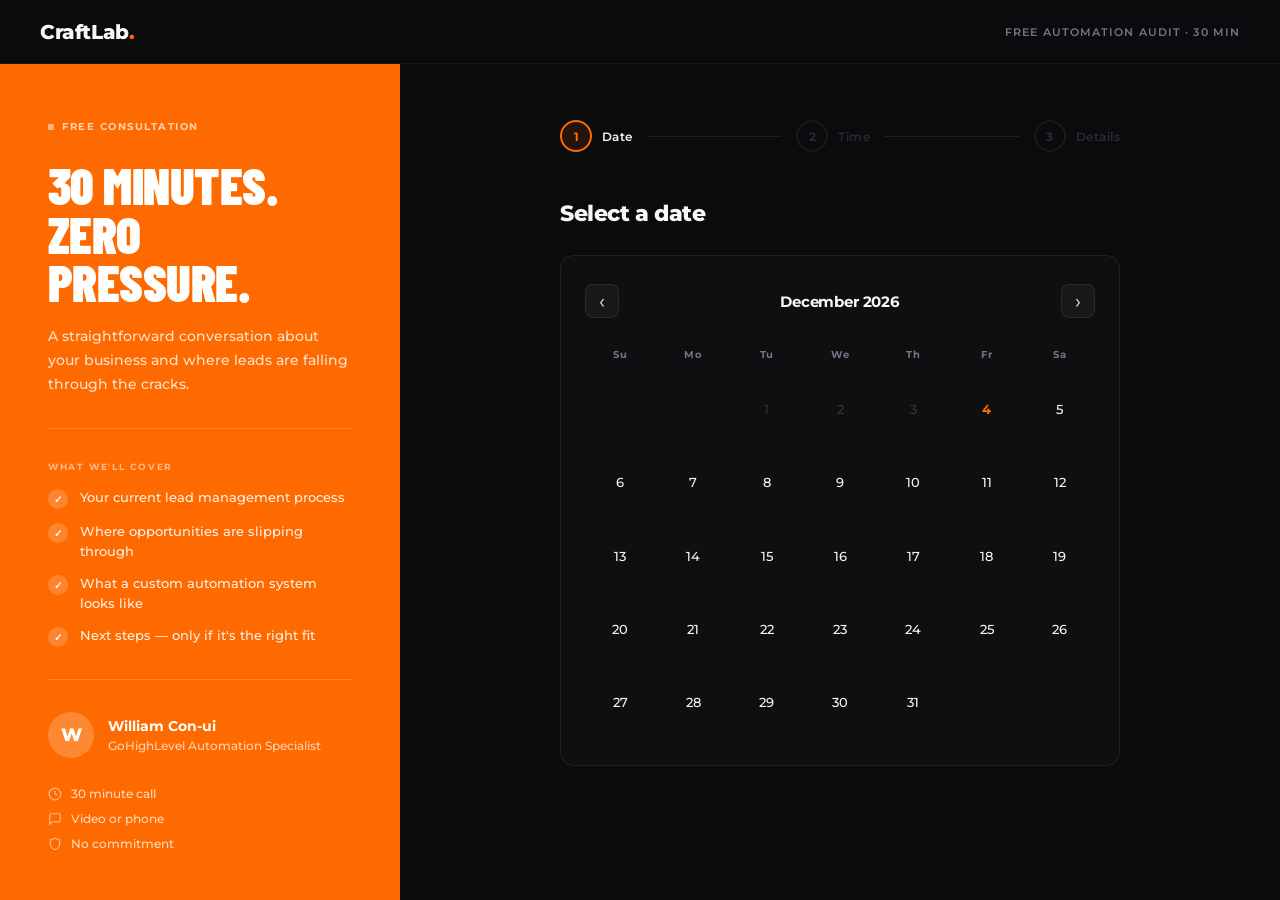
<file: booking.html>
<!DOCTYPE html>
<html lang="en">
<head>
  <meta charset="UTF-8">
  <meta name="viewport" content="width=device-width, initial-scale=1.0">
  <title>Book Free Automation Audit — CraftLab.</title>
  <link rel="preconnect" href="https://fonts.googleapis.com">
  <link rel="preconnect" href="https://fonts.gstatic.com" crossorigin>
  <link href="https://fonts.googleapis.com/css2?family=Montserrat:wght@400;500;600;700;800;900&family=Barlow+Condensed:wght@700;800;900&display=swap" rel="stylesheet">
  <link rel="stylesheet" href="booking.css">
</head>
<body>

  <nav class="bk-nav">
    <a href="index.html" class="bk-nav__logo">CraftLab<span>.</span></a>
    <span class="bk-nav__badge">Free Automation Audit · 30 min</span>
  </nav>

  <main class="bk-main">

    <!-- LEFT: orange info panel -->
    <aside class="bk-info">
      <div class="bk-info__inner">

        <div class="bk-info__tag">
          <span></span>FREE CONSULTATION
        </div>

        <h1 class="bk-info__h1">30 minutes.<br>Zero pressure.</h1>

        <p class="bk-info__lead">
          A straightforward conversation about your business and where leads are falling through the cracks.
        </p>

        <div class="bk-info__divider"></div>

        <p class="bk-info__label">WHAT WE'LL COVER</p>
        <ul class="bk-info__list">
          <li>Your current lead management process</li>
          <li>Where opportunities are slipping through</li>
          <li>What a custom automation system looks like</li>
          <li>Next steps — only if it's the right fit</li>
        </ul>

        <div class="bk-info__divider"></div>

        <div class="bk-info__host">
          <div class="bk-info__host-icon">W</div>
          <div>
            <p class="bk-info__host-name">William Con-ui</p>
            <p class="bk-info__host-role">GoHighLevel Automation Specialist</p>
          </div>
        </div>

        <div class="bk-info__meta">
          <div class="bk-info__meta-item">
            <svg width="14" height="14" viewBox="0 0 24 24" fill="none" stroke="currentColor" stroke-width="2"><circle cx="12" cy="12" r="10"/><polyline points="12 6 12 12 16 14"/></svg>
            30 minute call
          </div>
          <div class="bk-info__meta-item">
            <svg width="14" height="14" viewBox="0 0 24 24" fill="none" stroke="currentColor" stroke-width="2"><path d="M21 15a2 2 0 0 1-2 2H7l-4 4V5a2 2 0 0 1 2-2h14a2 2 0 0 1 2 2z"/></svg>
            Video or phone
          </div>
          <div class="bk-info__meta-item">
            <svg width="14" height="14" viewBox="0 0 24 24" fill="none" stroke="currentColor" stroke-width="2"><path d="M12 22s8-4 8-10V5l-8-3-8 3v7c0 6 8 10 8 10z"/></svg>
            No commitment
          </div>
        </div>

      </div>
    </aside>

    <!-- RIGHT: dark booking widget -->
    <section class="bk-widget">
      <div class="bk-widget__inner">

        <!-- Step progress -->
        <div class="bk-progress" id="bkProgress">
          <div class="bk-progress__step active" data-step="1">
            <div class="bk-progress__dot"><span>1</span></div>
            <div class="bk-progress__label">Date</div>
          </div>
          <div class="bk-progress__line"></div>
          <div class="bk-progress__step" data-step="2">
            <div class="bk-progress__dot"><span>2</span></div>
            <div class="bk-progress__label">Time</div>
          </div>
          <div class="bk-progress__line"></div>
          <div class="bk-progress__step" data-step="3">
            <div class="bk-progress__dot"><span>3</span></div>
            <div class="bk-progress__label">Details</div>
          </div>
        </div>

        <!-- Step 1: Calendar -->
        <div class="bk-step-panel" id="panelDate">
          <h2 class="bk-widget__title">Select a date</h2>
          <div class="bk-cal" id="calendarWidget"></div>
        </div>

        <!-- Step 2: Time slots -->
        <div class="bk-step-panel hidden" id="panelTime">
          <div class="bk-panel-header">
            <button class="bk-back" id="backToDate">← Back</button>
            <div class="bk-selected-info" id="selectedDateDisplay"></div>
          </div>
          <h2 class="bk-widget__title">Select a time <span class="bk-tz">· Your local time</span></h2>
          <div class="bk-slots" id="timeSlots"></div>
        </div>

        <!-- Step 3: Details form -->
        <div class="bk-step-panel hidden" id="panelDetails">
          <div class="bk-panel-header">
            <button class="bk-back" id="backToTime">← Back</button>
            <div class="bk-selected-info" id="selectedTimeDisplay"></div>
          </div>
          <h2 class="bk-widget__title">Your details</h2>
          <form class="bk-form" id="bookingForm" novalidate>
            <div class="bk-form__row">
              <div class="bk-form__group">
                <label class="bk-label">First Name <span>*</span></label>
                <input class="bk-input" type="text" id="firstName" placeholder="John" required>
              </div>
              <div class="bk-form__group">
                <label class="bk-label">Last Name <span>*</span></label>
                <input class="bk-input" type="text" id="lastName" placeholder="Smith" required>
              </div>
            </div>
            <div class="bk-form__group">
              <label class="bk-label">Email Address <span>*</span></label>
              <input class="bk-input" type="email" id="email" placeholder="john@company.com" required>
            </div>
            <div class="bk-form__group">
              <label class="bk-label">Phone Number</label>
              <input class="bk-input" type="tel" id="phone" placeholder="+1 (555) 000-0000">
            </div>
            <div class="bk-form__group">
              <label class="bk-label">Business Type <span>*</span></label>
              <select class="bk-input bk-select" id="bizType" required>
                <option value="" disabled selected>Select your industry</option>
                <option>HVAC</option>
                <option>Roofing</option>
                <option>Solar</option>
                <option>Dental / Medical</option>
                <option>Med Spa</option>
                <option>Real Estate</option>
                <option>Home Services</option>
                <option>Plumbing</option>
                <option>Electrical</option>
                <option>Other Service Business</option>
              </select>
            </div>
            <div class="bk-form__group">
              <label class="bk-label">What's your biggest challenge right now?</label>
              <textarea class="bk-input bk-textarea" id="challenge" placeholder="Briefly describe your current process and where you feel opportunities are slipping..." rows="3"></textarea>
            </div>
            <button type="submit" class="bk-submit">Build My System →</button>
            <p class="bk-fine">No commitment. No pitch. You leave with a clear plan — whether we work together or not.</p>
          </form>
        </div>

        <!-- Step 4: Confirmation -->
        <div class="bk-step-panel hidden" id="panelConfirm">
          <div class="bk-confirm">
            <div class="bk-confirm__check">✓</div>
            <h2 class="bk-confirm__title">You're booked.</h2>
            <p class="bk-confirm__sub">
              Check your inbox for a confirmation email.<br>
              William will see you soon.
            </p>
            <div class="bk-confirm__summary" id="confirmSummary"></div>
            <a href="index.html" class="bk-submit bk-submit--outline">← Back to CraftLab.</a>
          </div>
        </div>

      </div>
    </section>

  </main>

  <script src="booking.js"></script>
</body>
</html>
</file>
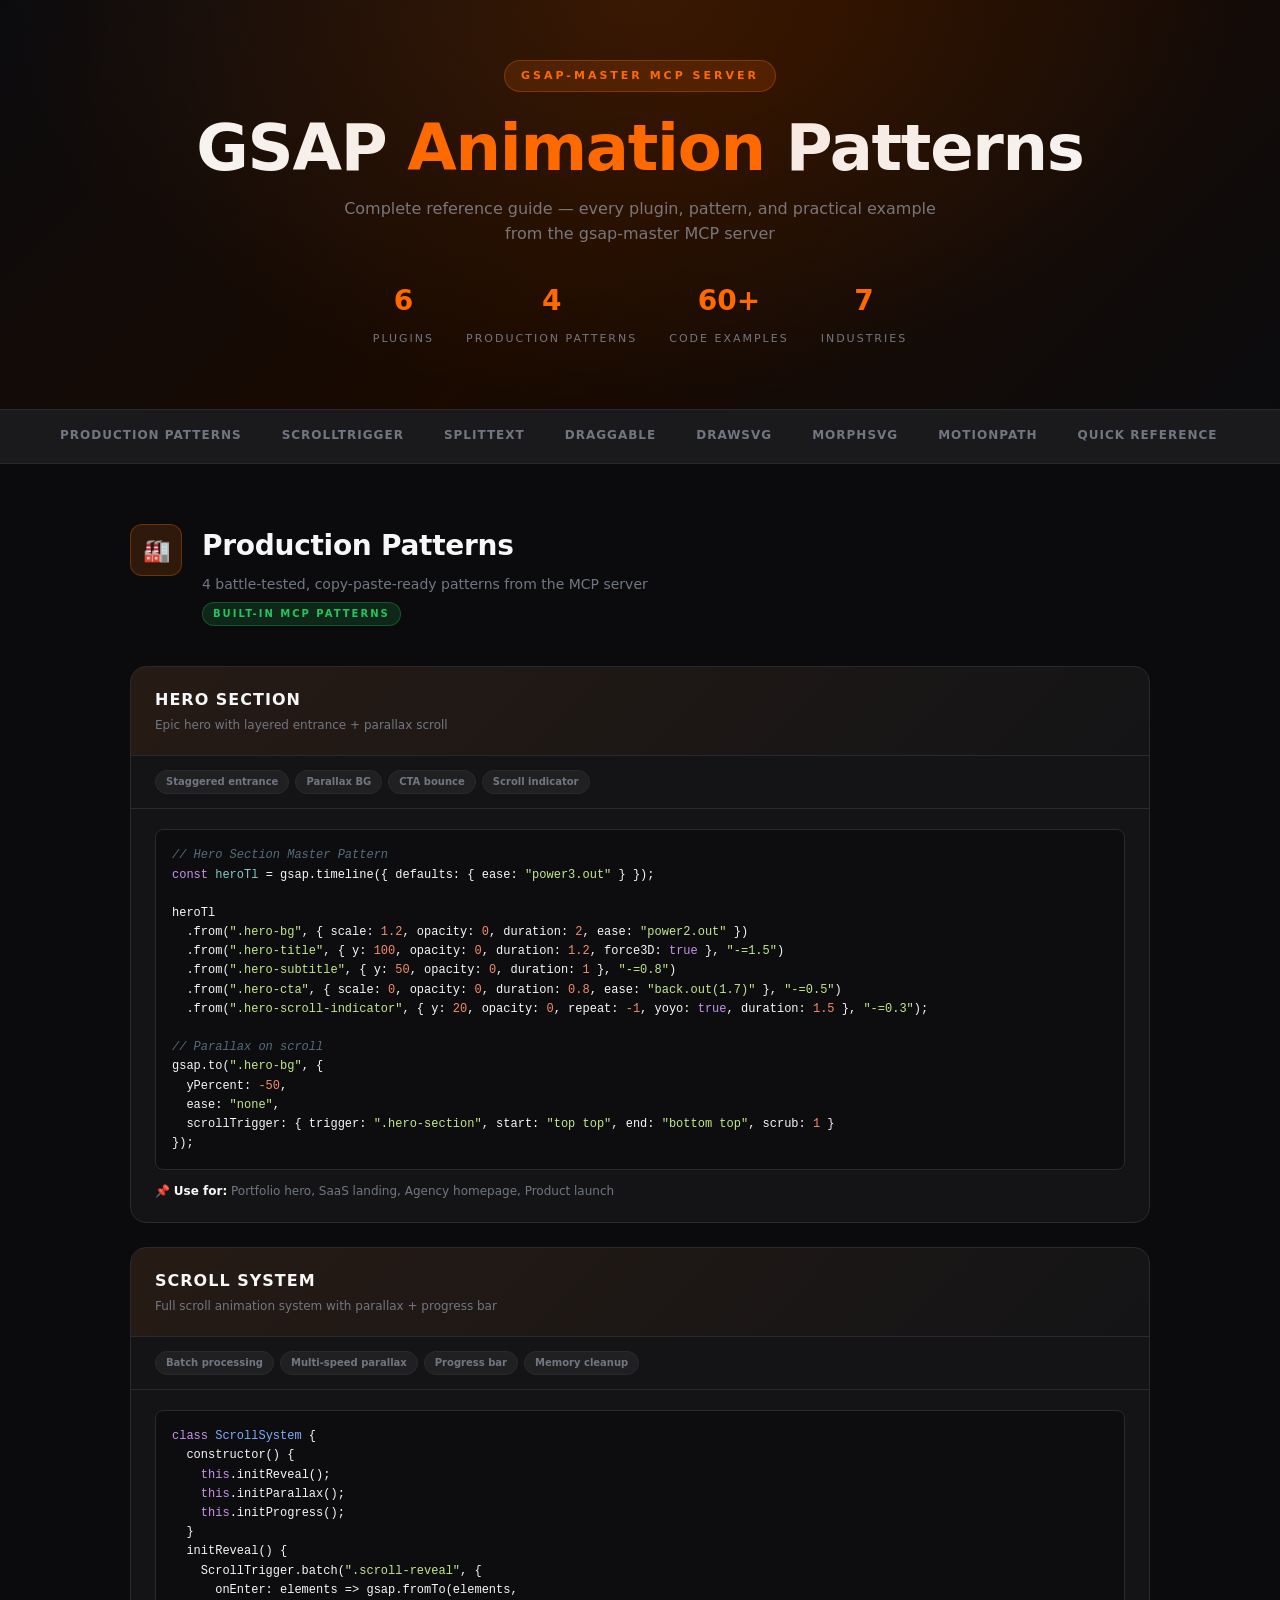
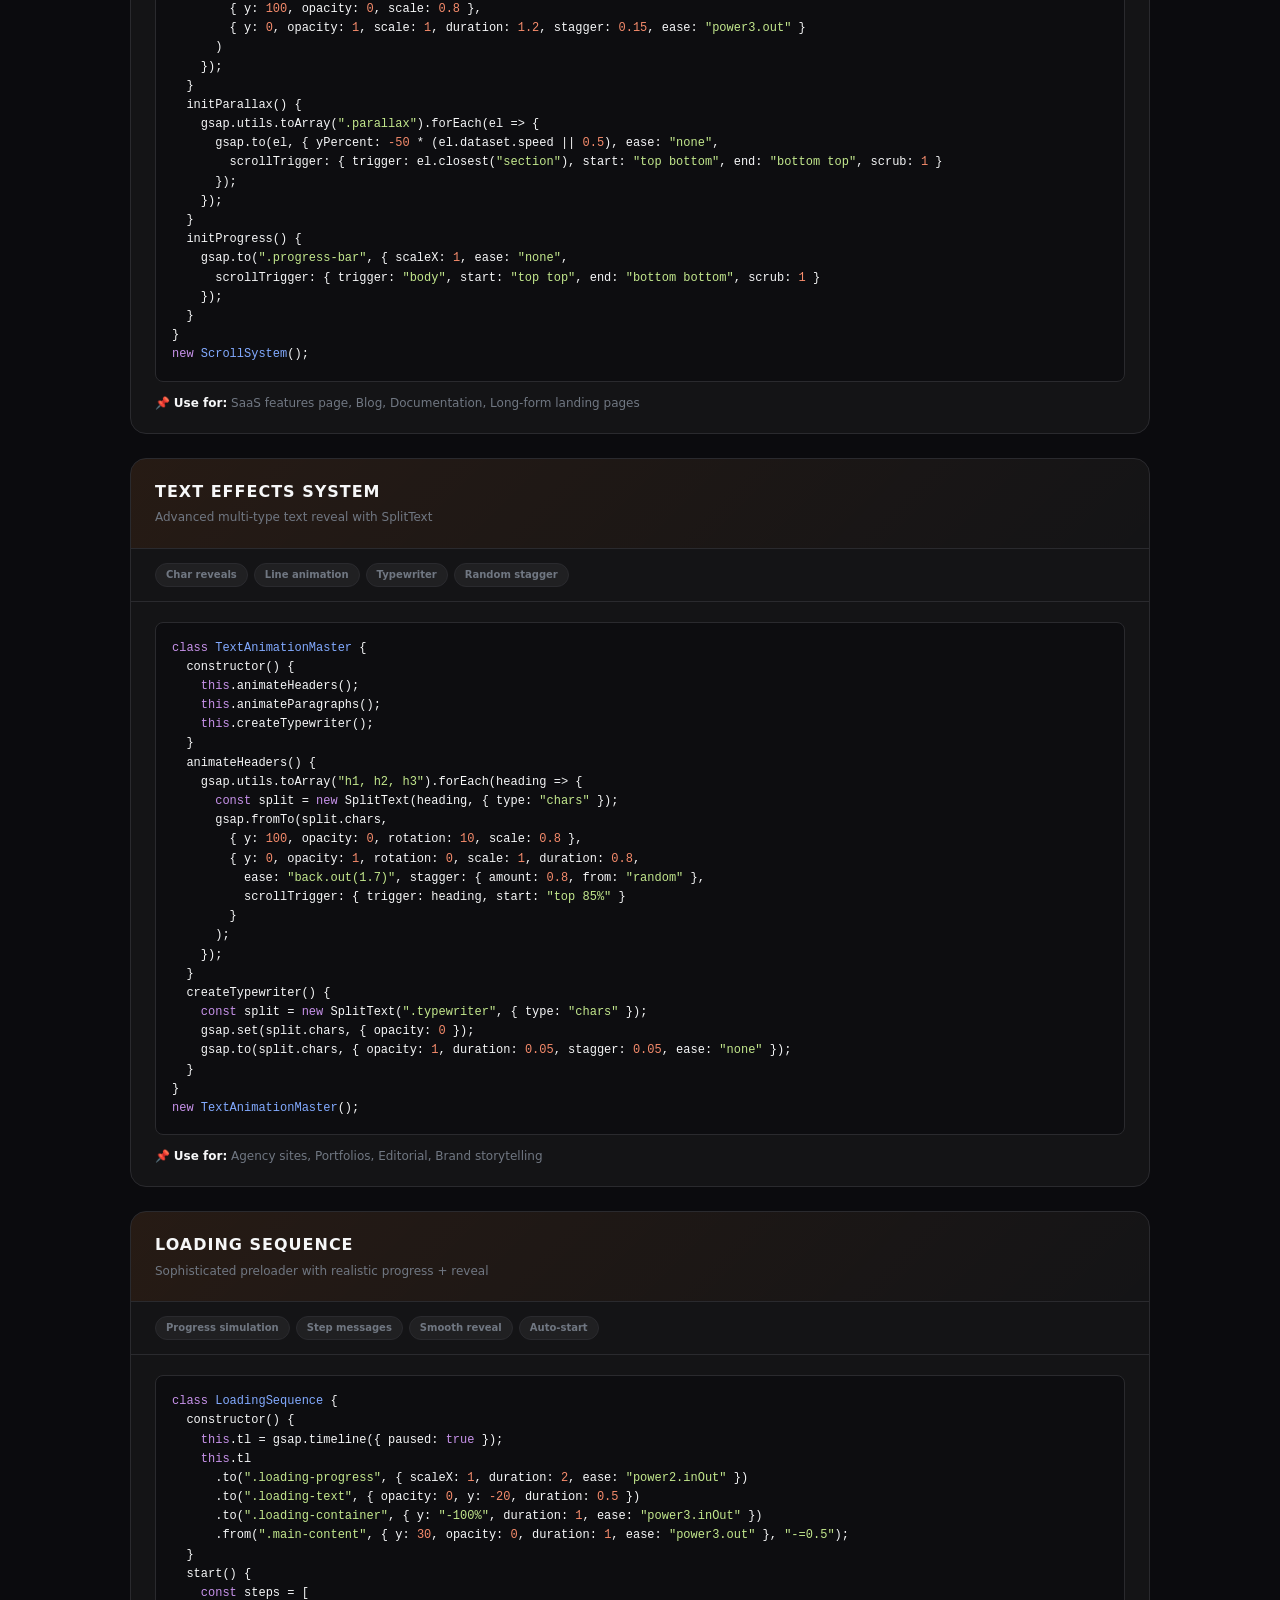
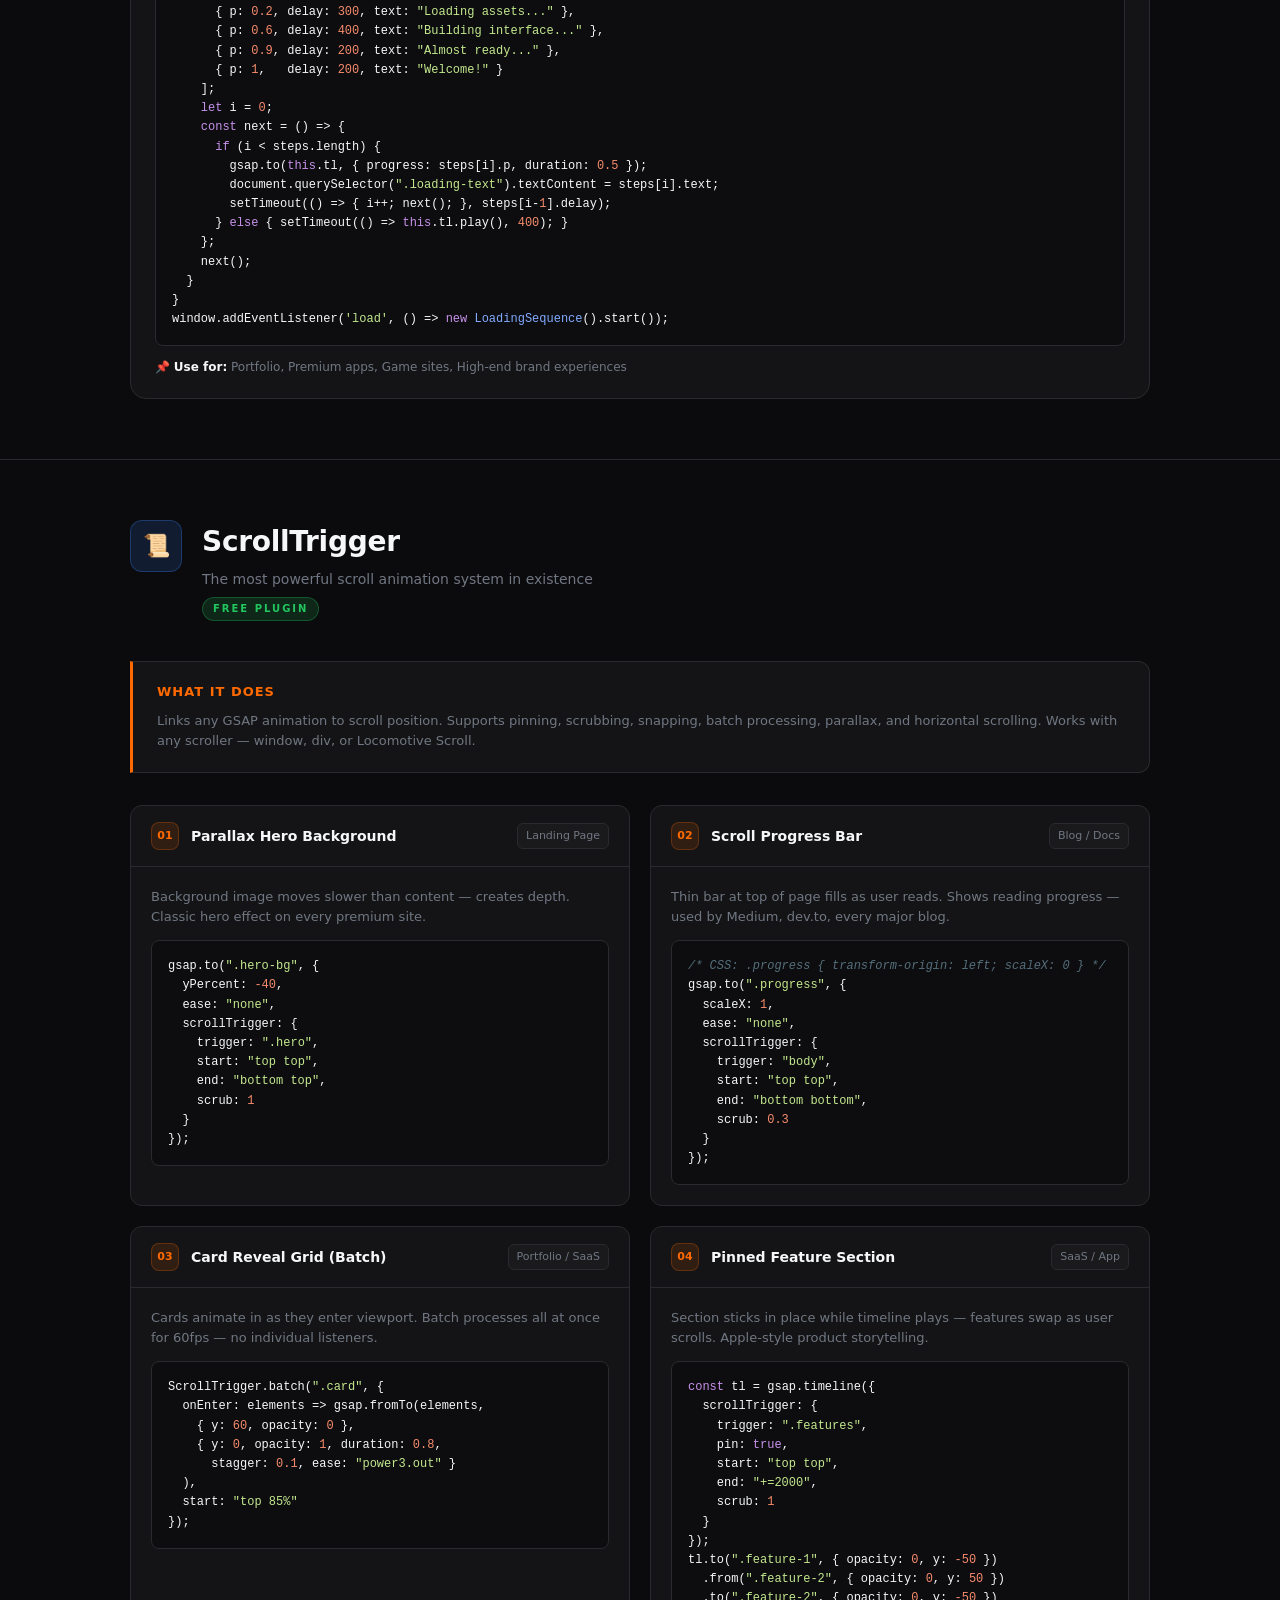
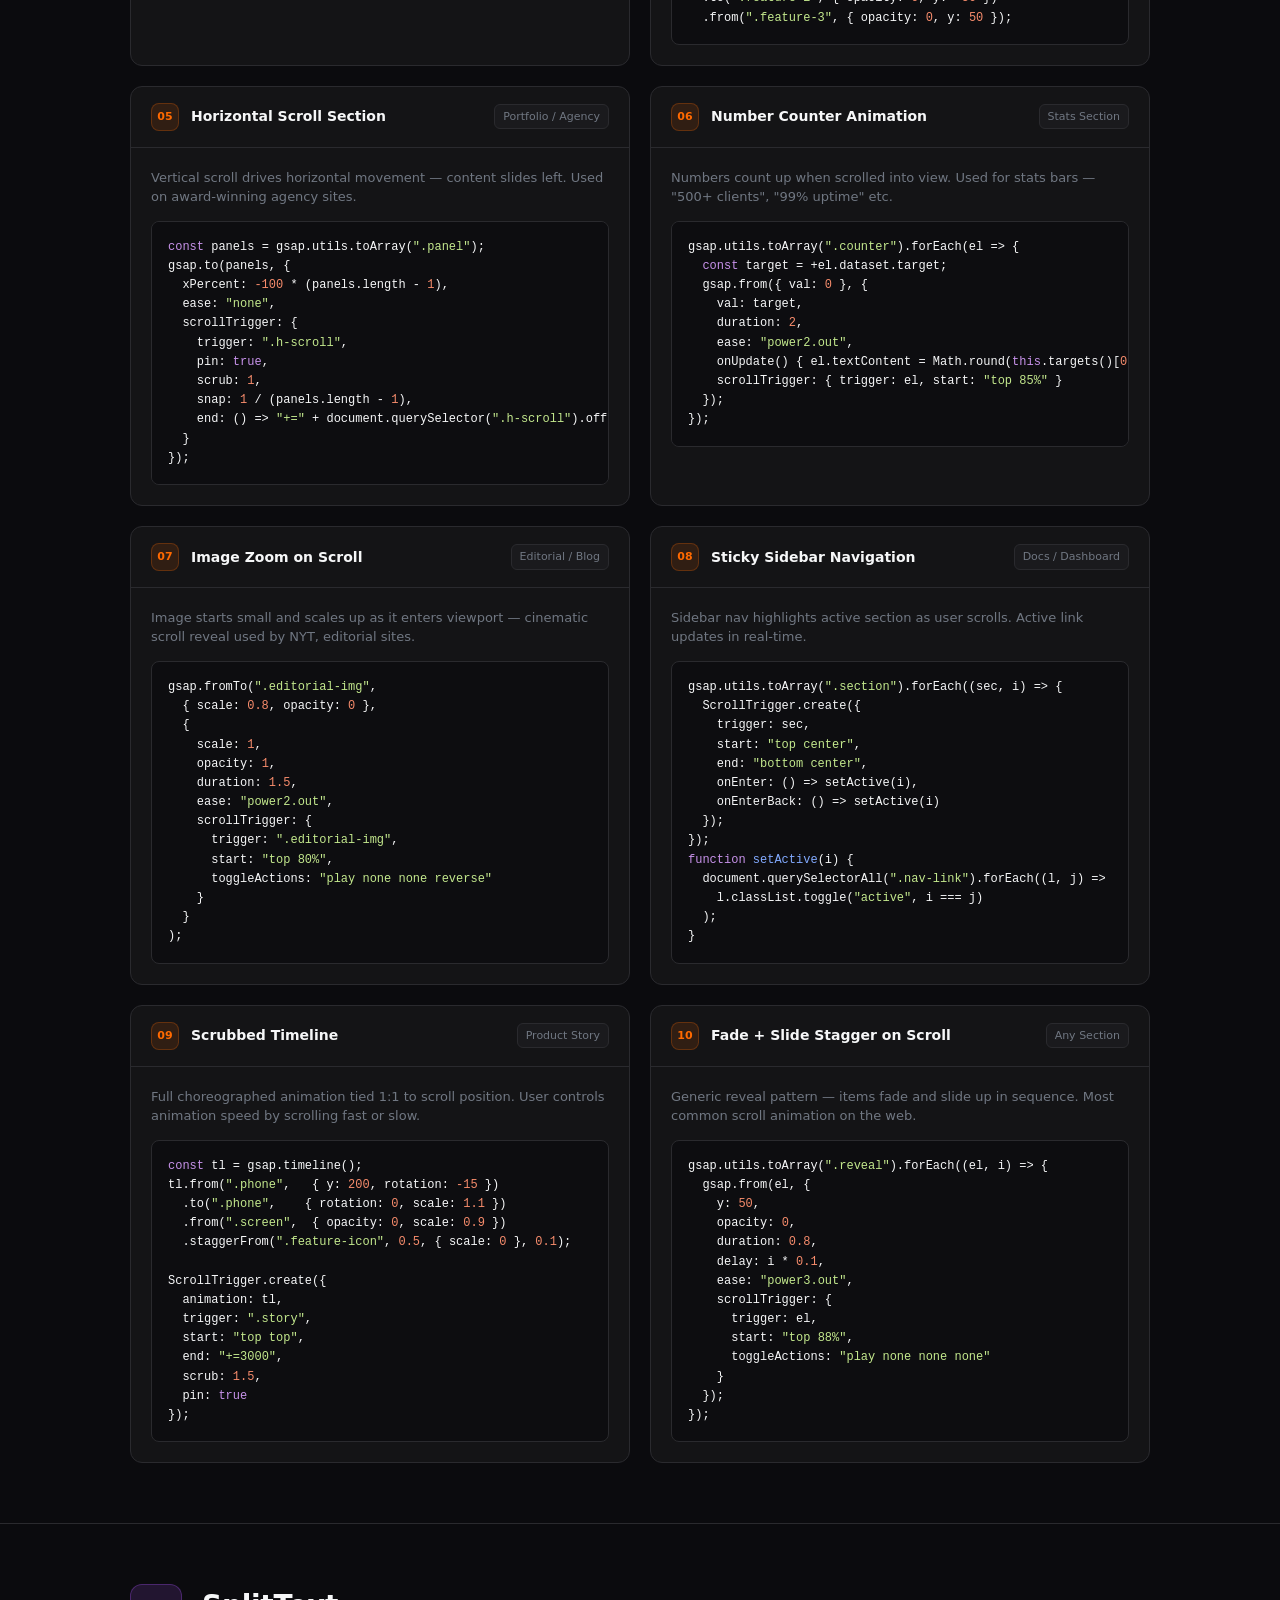
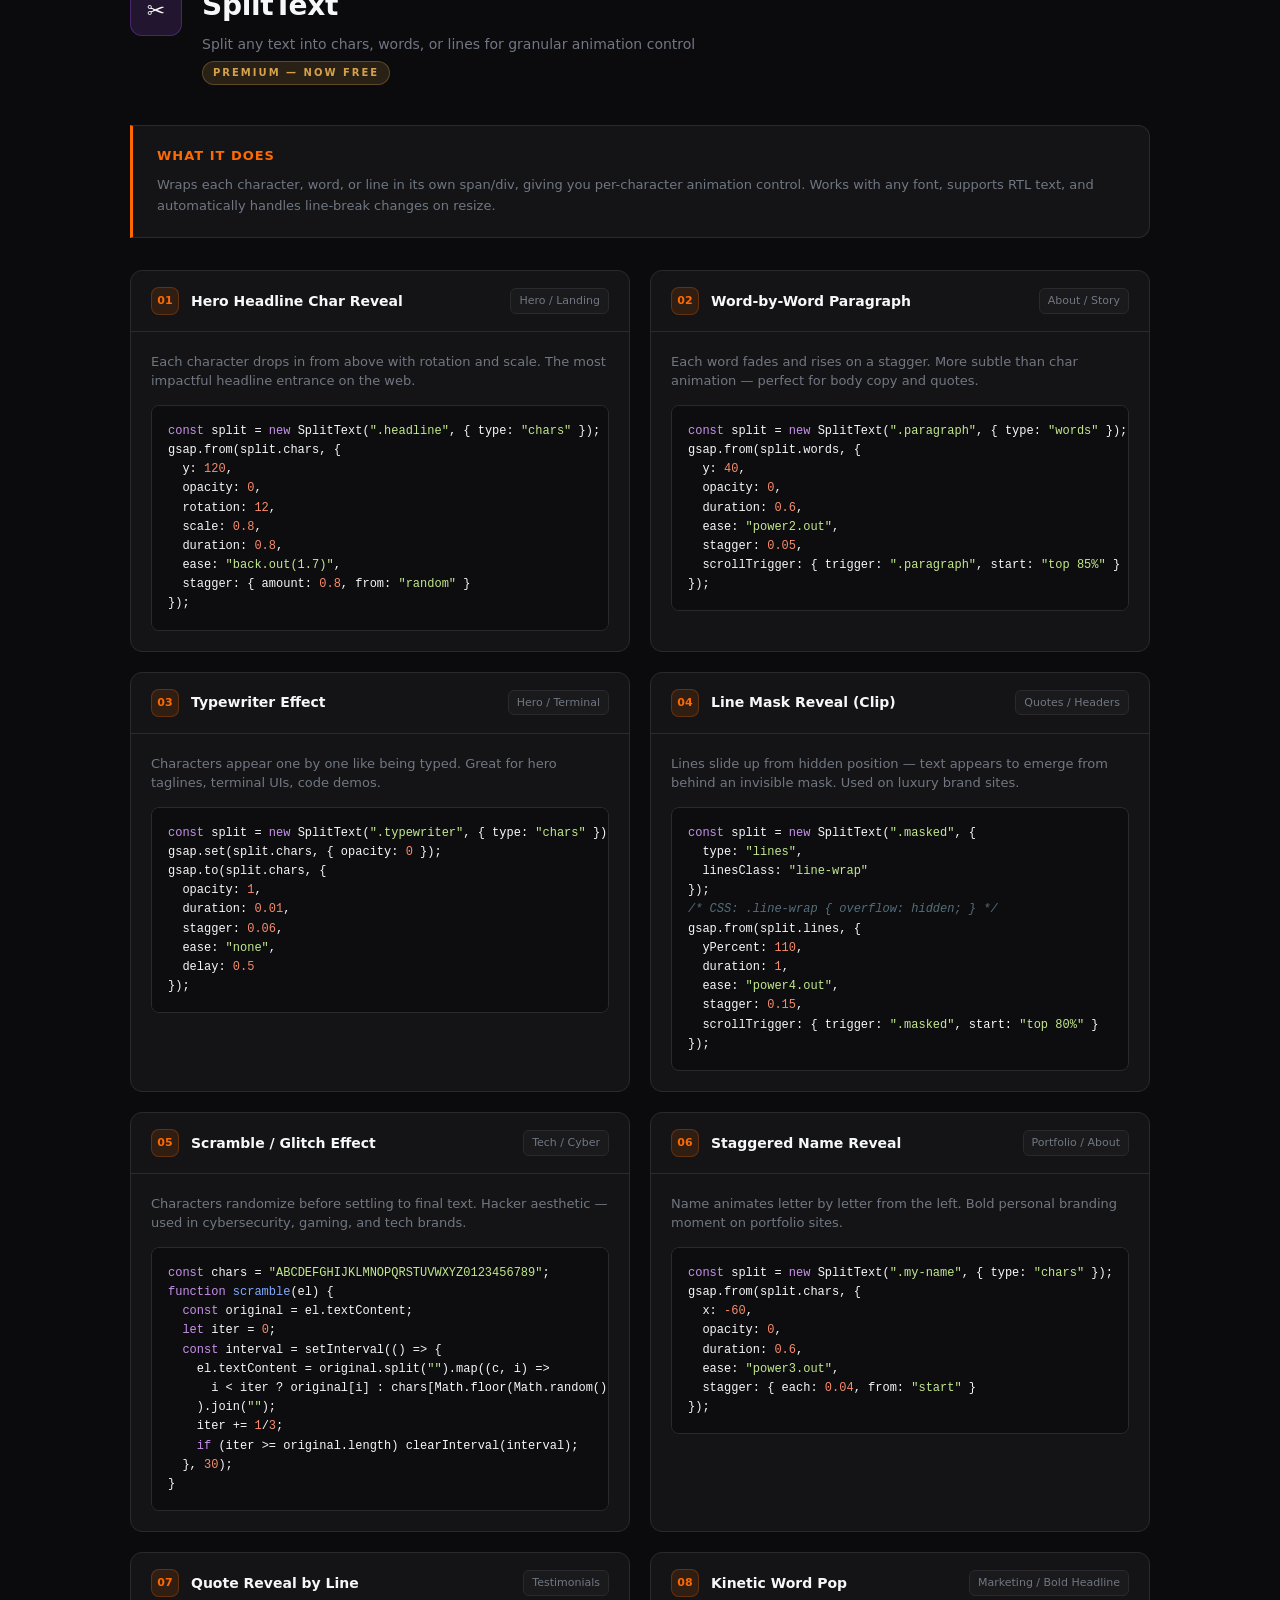
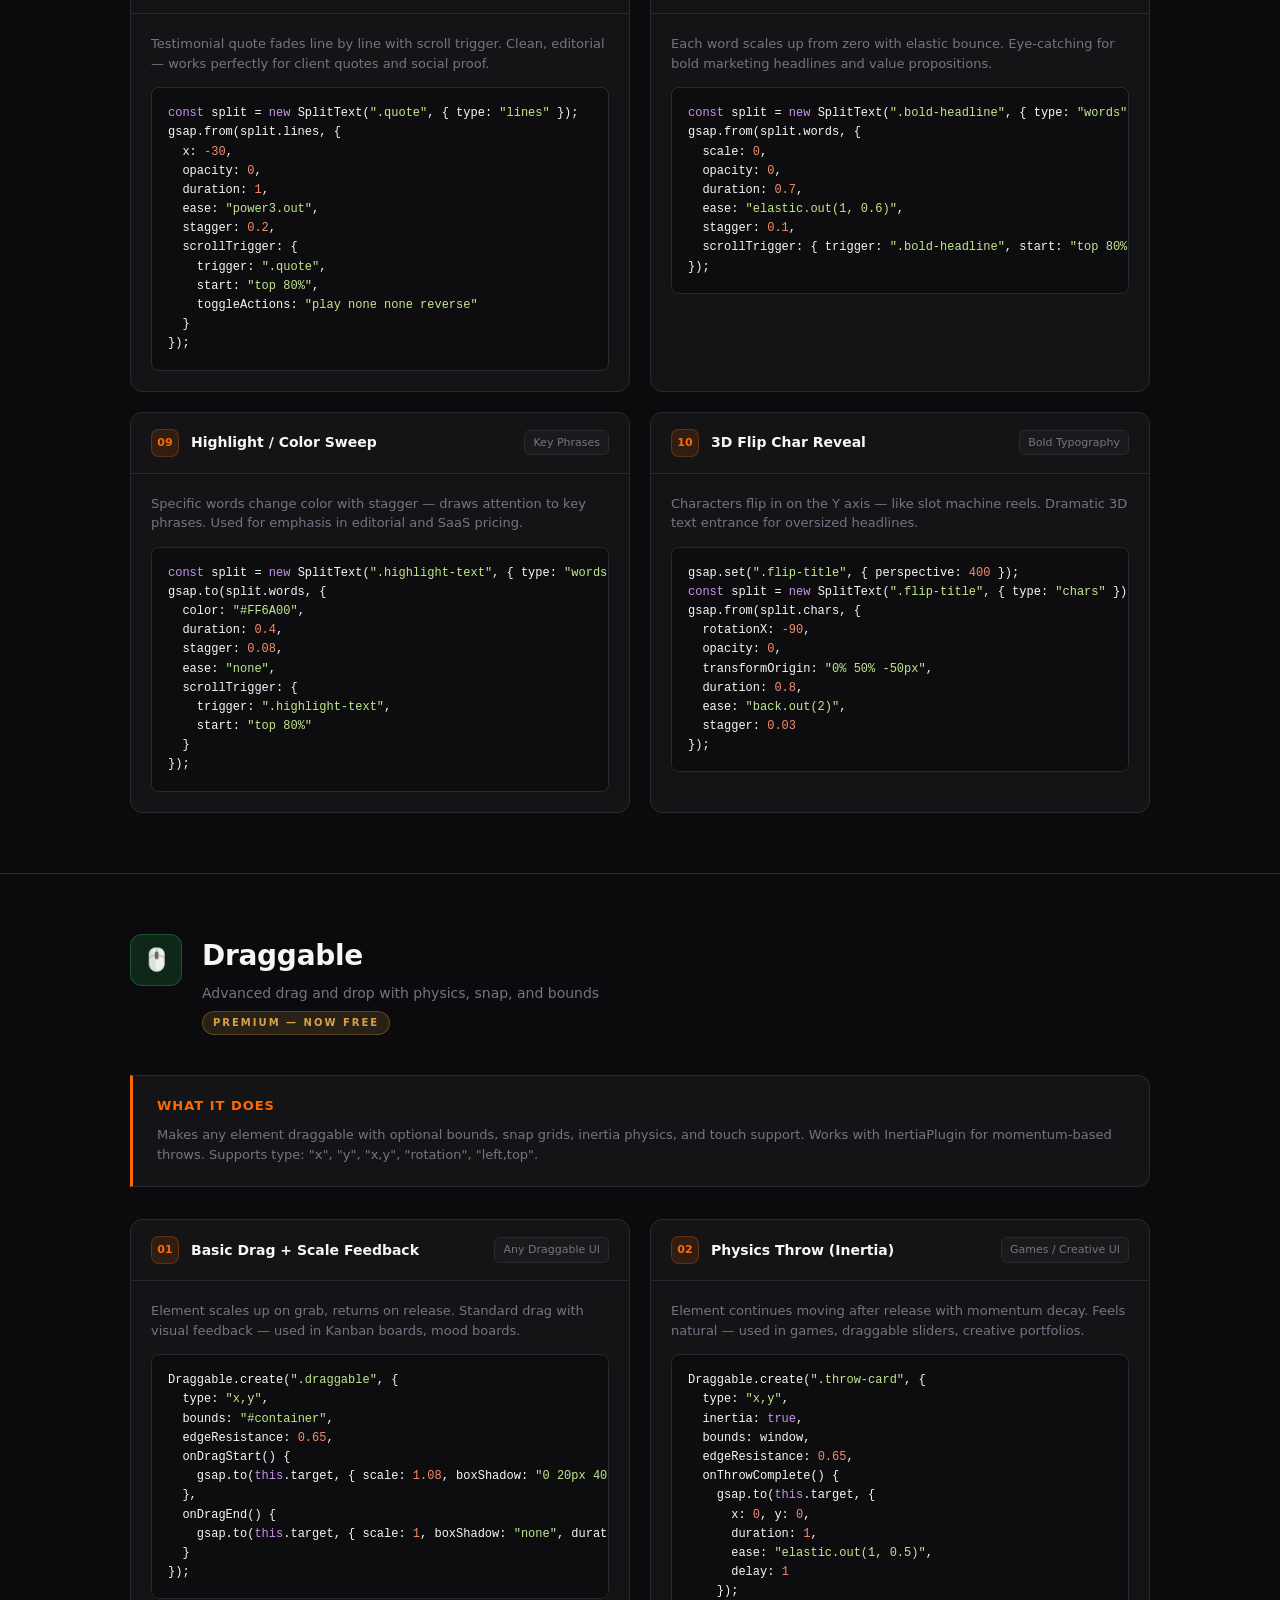
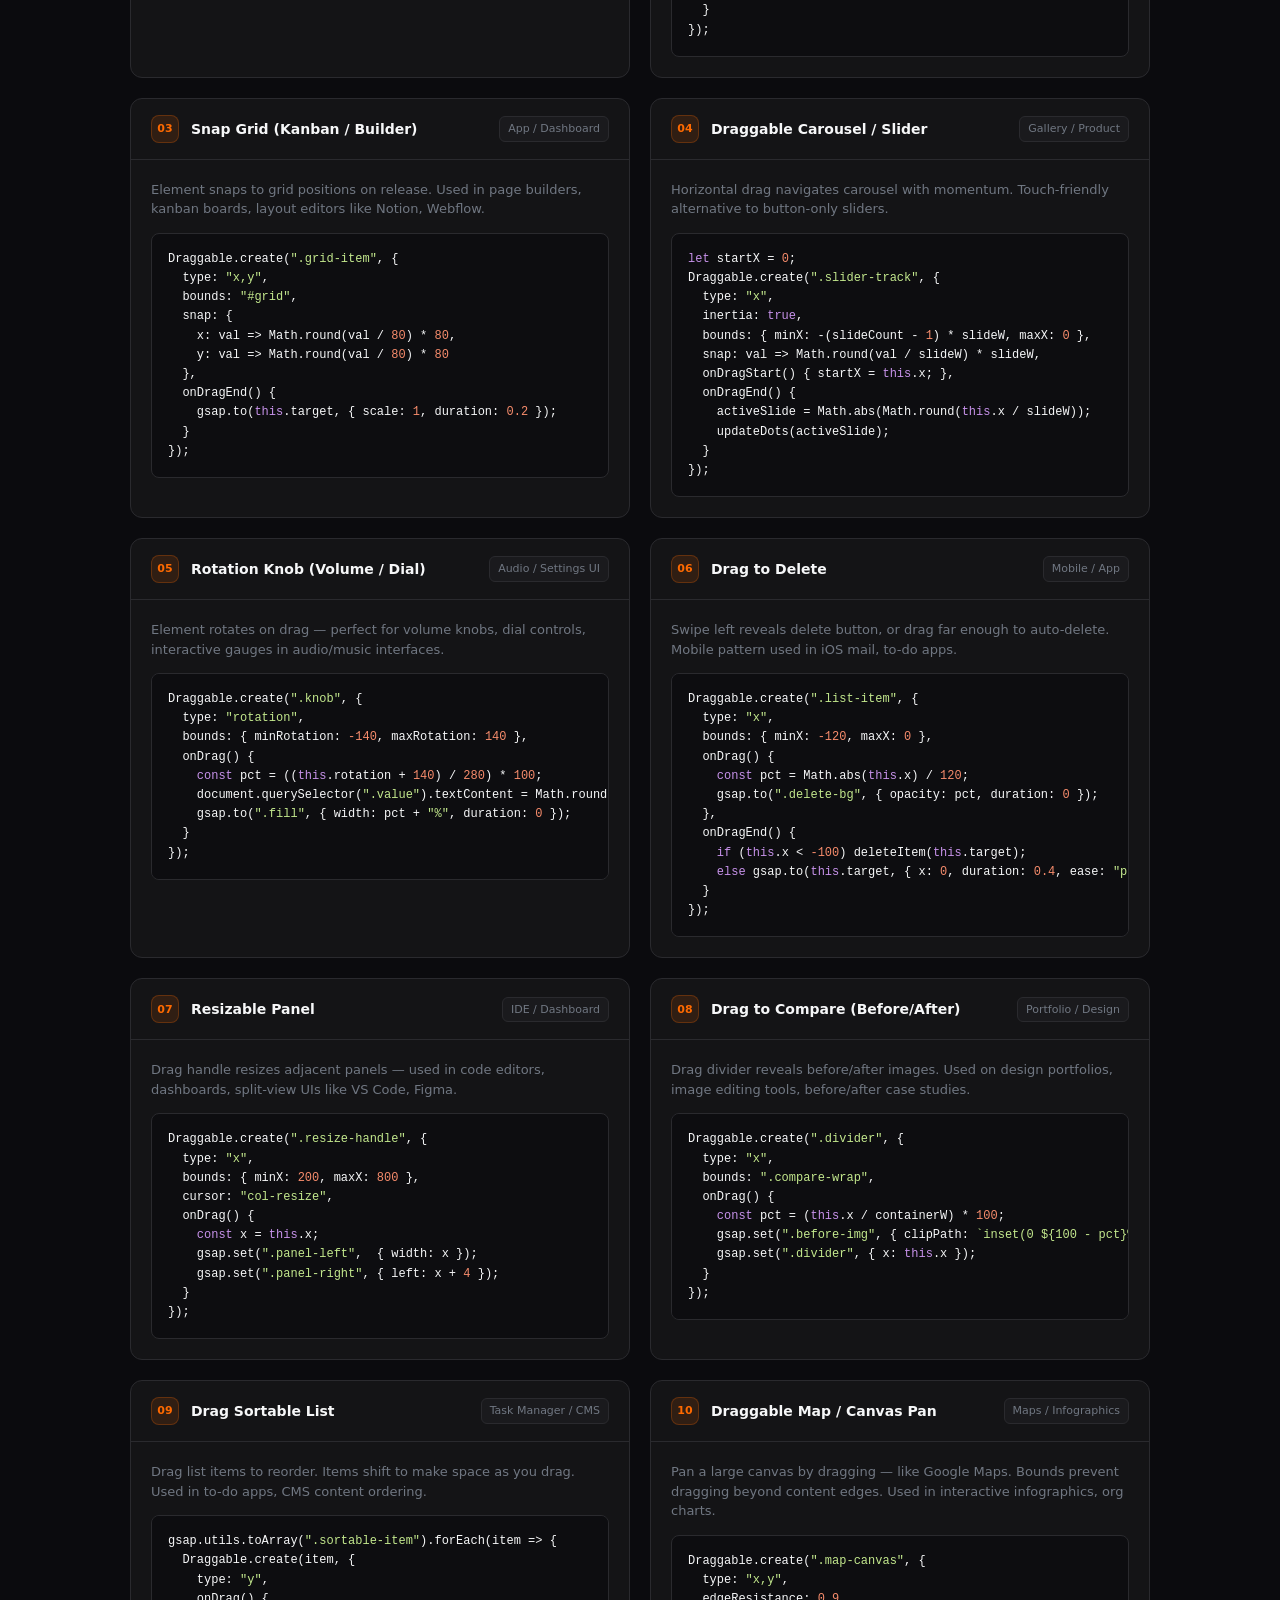
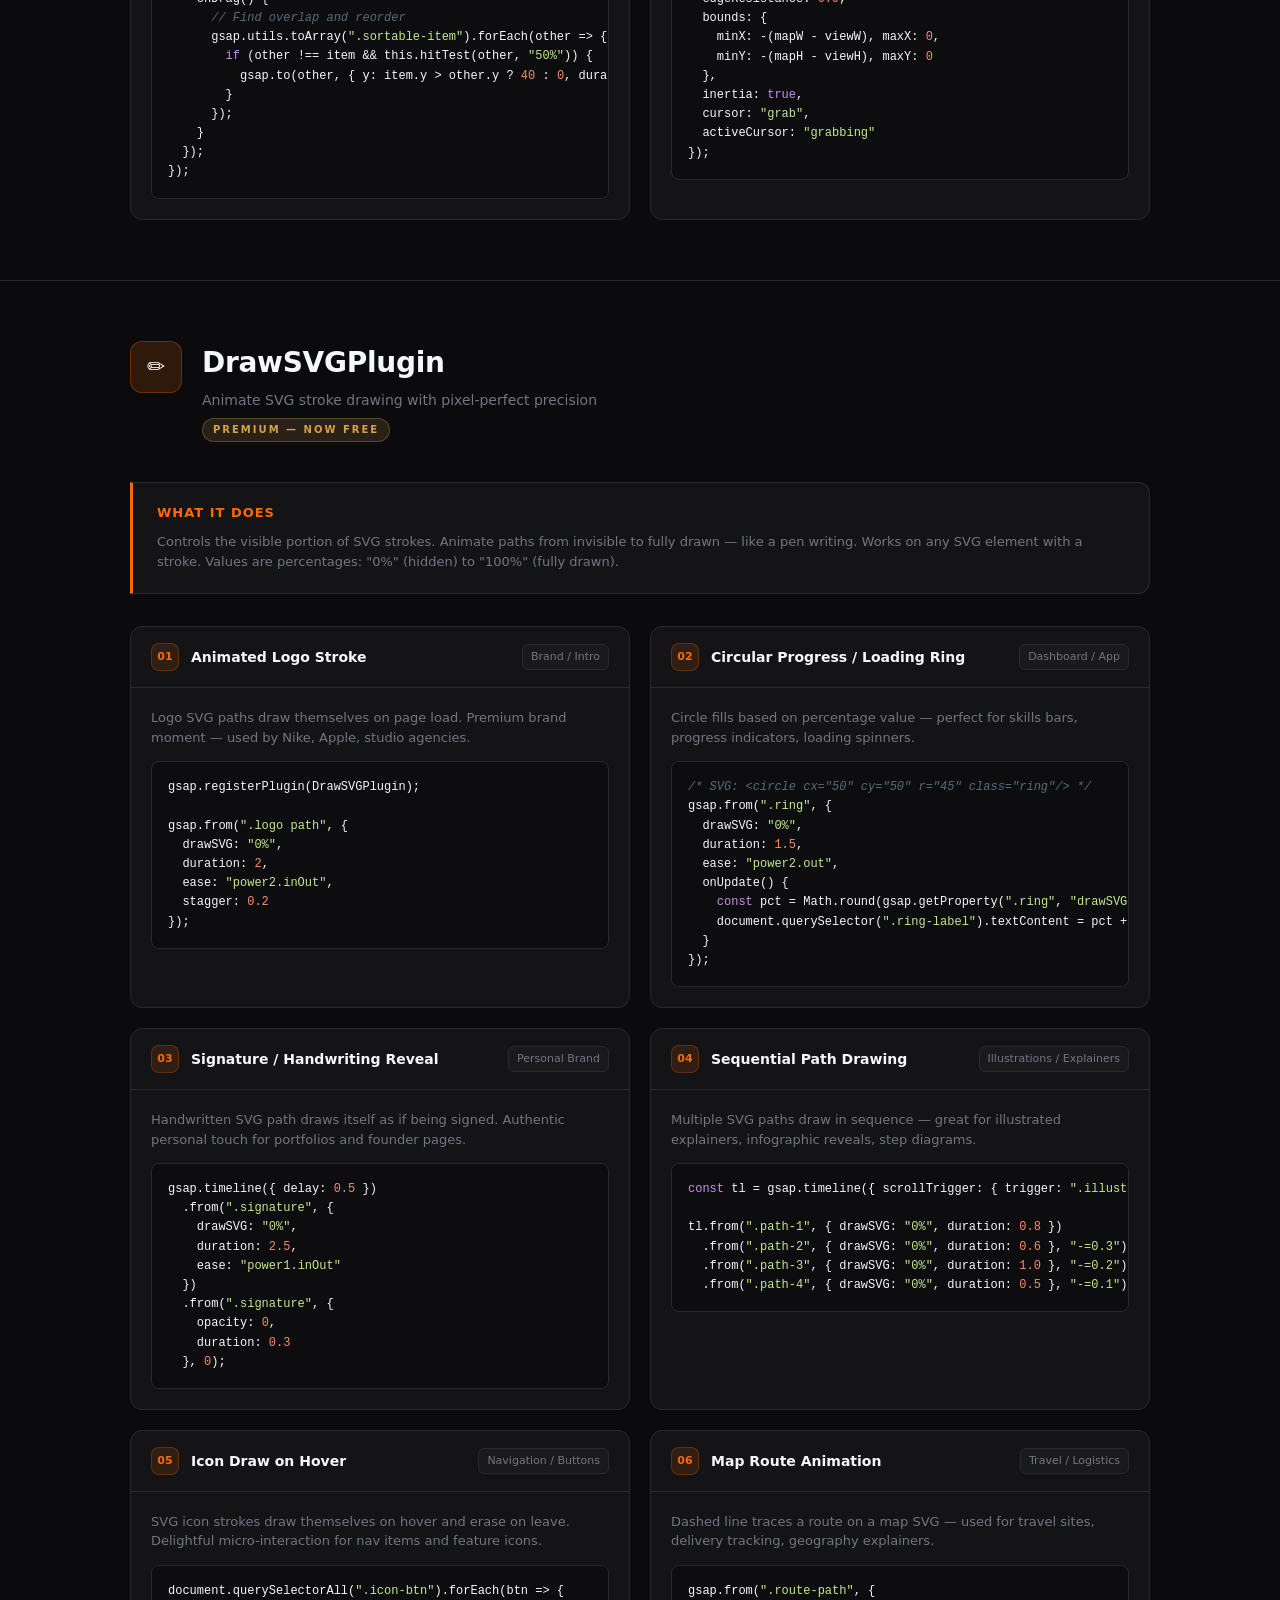
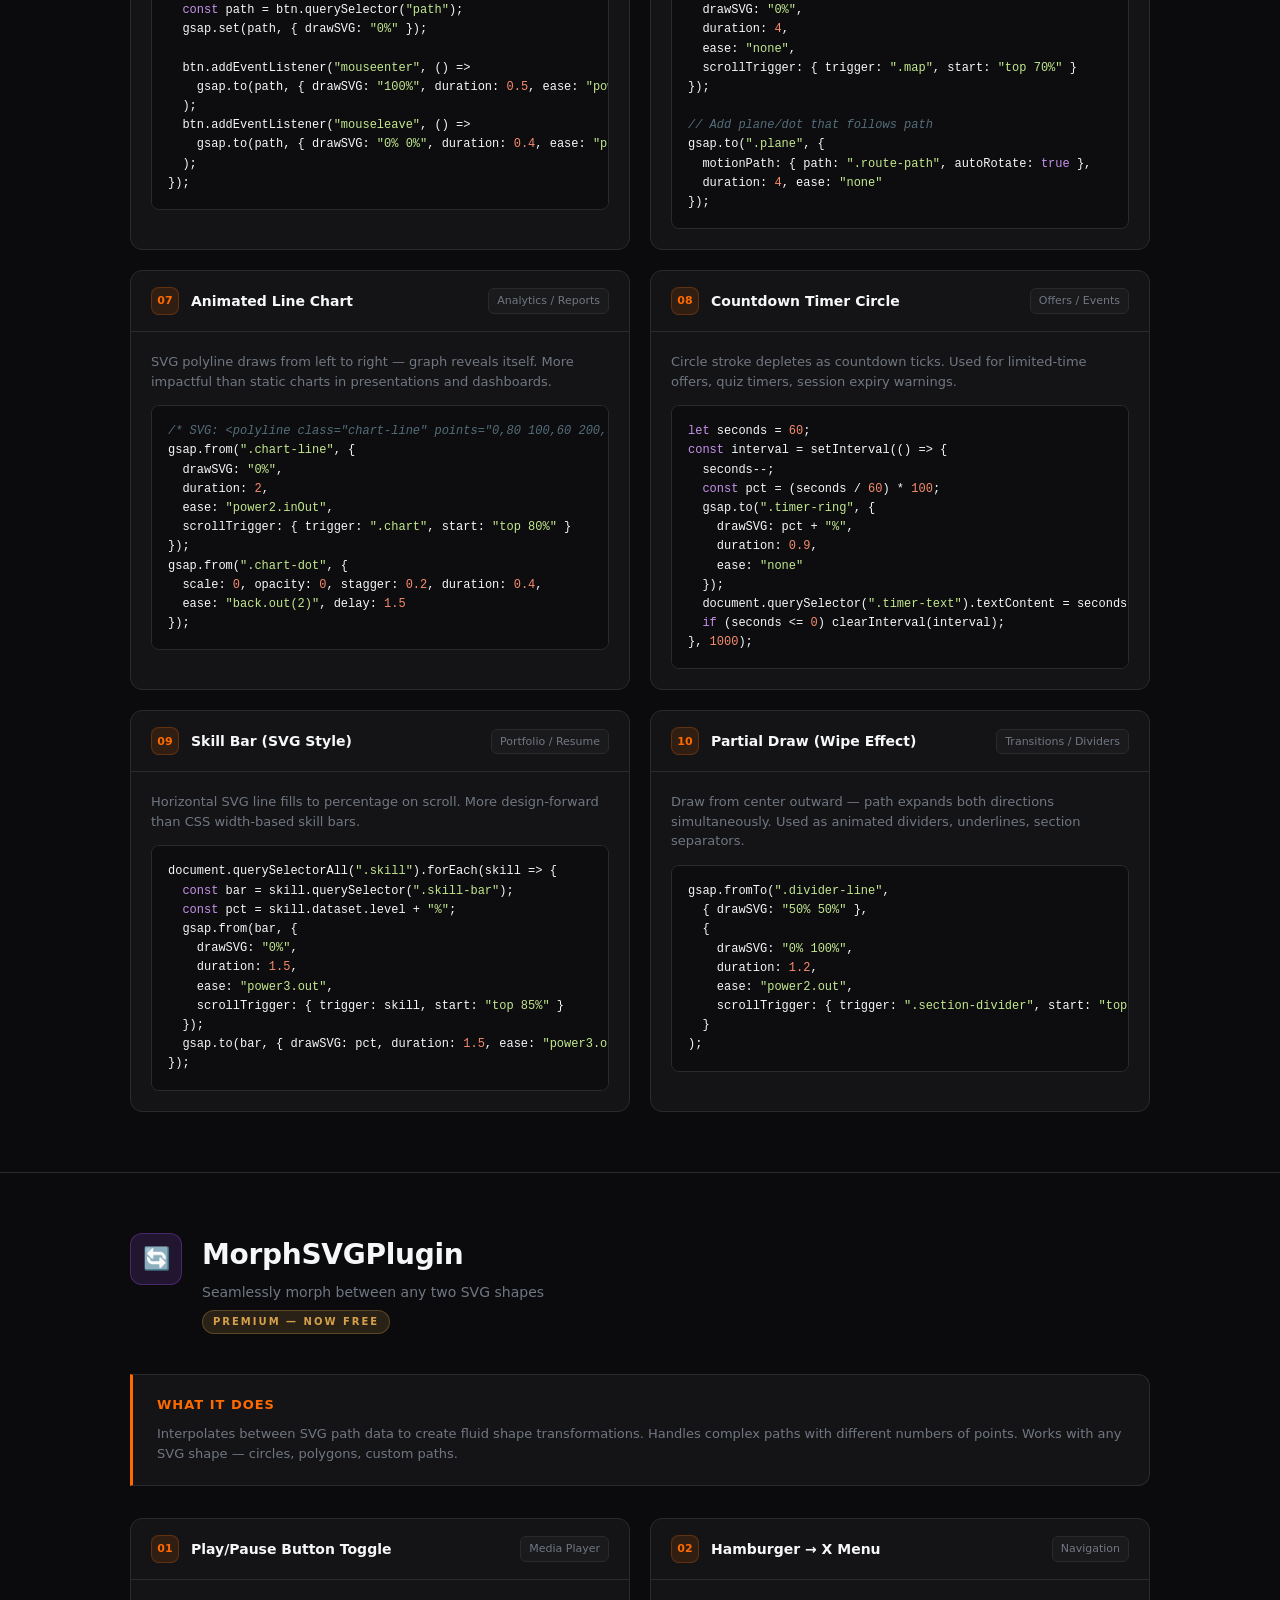
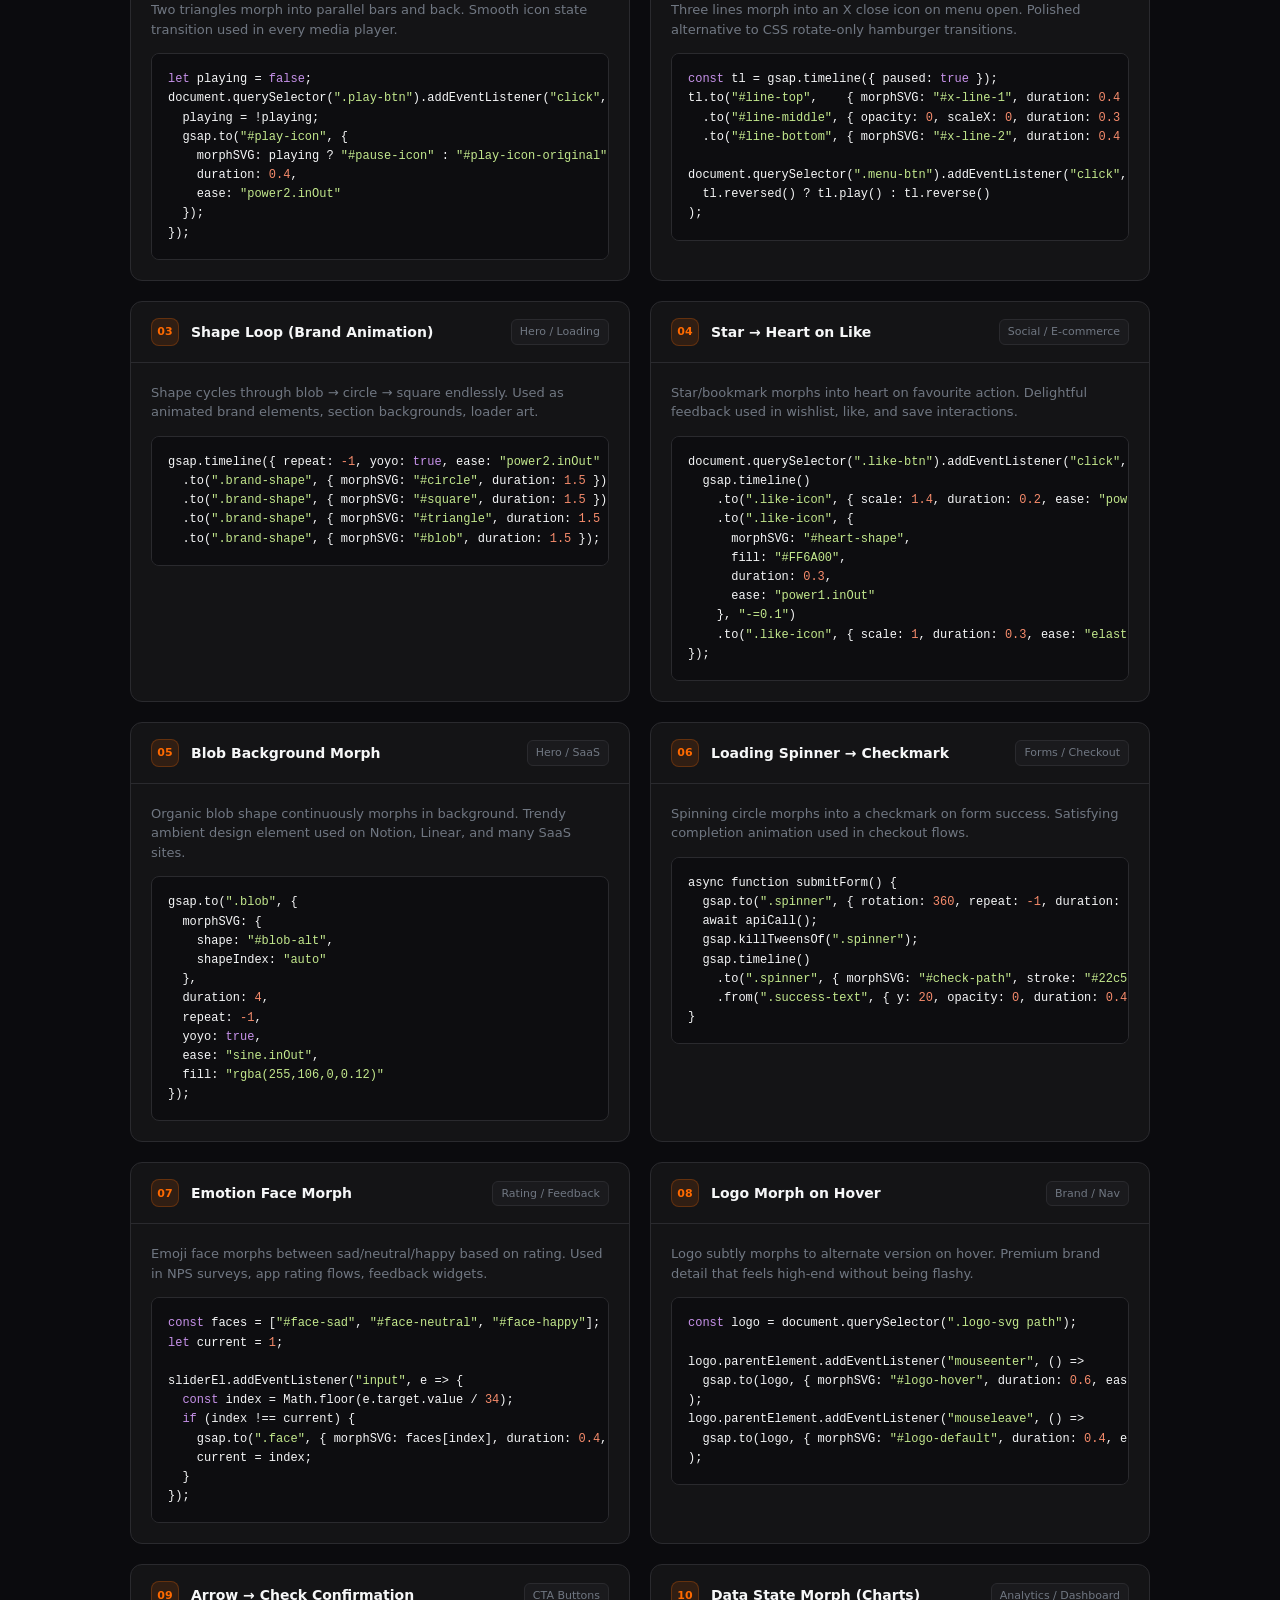
<file: gsap-patterns-guide.html>
<!DOCTYPE html>
<html lang="en">
<head>
<meta charset="UTF-8">
<meta name="viewport" content="width=device-width, initial-scale=1.0">
<title>GSAP Master MCP — Animation Patterns Guide</title>
<style>
  :root {
    --orange: #FF6A00;
    --gold: #D6A14A;
    --black: #0B0B0E;
    --graphite: #1a1a1d;
    --card: #141416;
    --border: #2a2a2e;
    --white: #F6F7F8;
    --steel: #707782;
    --green: #22c55e;
    --blue: #3b82f6;
    --purple: #a855f7;
  }
  * { margin: 0; padding: 0; box-sizing: border-box; }
  body { background: var(--black); color: var(--white); font-family: 'Segoe UI', system-ui, sans-serif; line-height: 1.6; }

  /* HEADER */
  .doc-header { background: linear-gradient(135deg, #0B0B0E 0%, #1a0a00 50%, #0B0B0E 100%); border-bottom: 1px solid var(--border); padding: 60px 40px; text-align: center; position: relative; overflow: hidden; }
  .doc-header::before { content: ''; position: absolute; inset: 0; background: radial-gradient(ellipse at 50% 0%, rgba(255,106,0,0.15) 0%, transparent 70%); }
  .doc-header .badge { display: inline-block; background: rgba(255,106,0,0.15); border: 1px solid rgba(255,106,0,0.3); color: var(--orange); font-size: 11px; font-weight: 700; letter-spacing: 3px; text-transform: uppercase; padding: 6px 16px; border-radius: 20px; margin-bottom: 24px; }
  .doc-header h1 { font-size: clamp(32px, 5vw, 64px); font-weight: 900; letter-spacing: -0.02em; line-height: 1; margin-bottom: 16px; }
  .doc-header h1 span { color: var(--orange); }
  .doc-header .subtitle { color: var(--steel); font-size: 16px; max-width: 600px; margin: 0 auto 32px; }
  .doc-header .meta { display: flex; gap: 32px; justify-content: center; flex-wrap: wrap; }
  .doc-header .meta-item { text-align: center; }
  .doc-header .meta-item .num { font-size: 28px; font-weight: 900; color: var(--orange); display: block; }
  .doc-header .meta-item .label { font-size: 11px; color: var(--steel); text-transform: uppercase; letter-spacing: 2px; }

  /* NAV */
  .toc { background: var(--graphite); border-bottom: 1px solid var(--border); padding: 0 40px; position: sticky; top: 0; z-index: 100; overflow-x: auto; }
  .toc-inner { display: flex; gap: 0; white-space: nowrap; }
  .toc a { display: inline-block; padding: 16px 20px; font-size: 12px; font-weight: 600; letter-spacing: 1px; text-transform: uppercase; text-decoration: none; color: var(--steel); border-bottom: 2px solid transparent; transition: all 0.2s; }
  .toc a:hover { color: var(--white); border-color: var(--orange); }

  /* LAYOUT */
  .container { max-width: 1100px; margin: 0 auto; padding: 0 40px; }
  section { padding: 60px 0; border-bottom: 1px solid var(--border); }
  section:last-child { border-bottom: none; }

  /* SECTION HEADERS */
  .section-header { display: flex; align-items: flex-start; gap: 20px; margin-bottom: 40px; }
  .section-icon { width: 52px; height: 52px; border-radius: 12px; display: flex; align-items: center; justify-content: center; font-size: 22px; flex-shrink: 0; }
  .icon-orange { background: rgba(255,106,0,0.15); border: 1px solid rgba(255,106,0,0.3); }
  .icon-blue { background: rgba(59,130,246,0.15); border: 1px solid rgba(59,130,246,0.3); }
  .icon-green { background: rgba(34,197,94,0.15); border: 1px solid rgba(34,197,94,0.3); }
  .icon-purple { background: rgba(168,85,247,0.15); border: 1px solid rgba(168,85,247,0.3); }
  .icon-gold { background: rgba(214,161,74,0.15); border: 1px solid rgba(214,161,74,0.3); }
  .section-title-block h2 { font-size: 28px; font-weight: 800; letter-spacing: -0.01em; }
  .section-title-block p { color: var(--steel); font-size: 14px; margin-top: 4px; }
  .plugin-tag { display: inline-block; font-size: 10px; font-weight: 700; letter-spacing: 2px; padding: 3px 10px; border-radius: 20px; text-transform: uppercase; margin-top: 6px; }
  .tag-free { background: rgba(34,197,94,0.15); color: var(--green); border: 1px solid rgba(34,197,94,0.3); }
  .tag-premium { background: rgba(214,161,74,0.15); color: var(--gold); border: 1px solid rgba(214,161,74,0.3); }

  /* CARDS GRID */
  .examples-grid { display: grid; grid-template-columns: repeat(auto-fill, minmax(480px, 1fr)); gap: 20px; }
  .example-card { background: var(--card); border: 1px solid var(--border); border-radius: 12px; overflow: hidden; }
  .example-card-header { padding: 16px 20px; border-bottom: 1px solid var(--border); display: flex; align-items: center; gap: 12px; }
  .example-num { width: 28px; height: 28px; border-radius: 8px; background: rgba(255,106,0,0.12); border: 1px solid rgba(255,106,0,0.25); color: var(--orange); font-size: 11px; font-weight: 800; display: flex; align-items: center; justify-content: center; flex-shrink: 0; }
  .example-title { font-size: 14px; font-weight: 700; }
  .example-use { font-size: 11px; color: var(--steel); margin-left: auto; background: var(--graphite); border: 1px solid var(--border); padding: 3px 8px; border-radius: 6px; white-space: nowrap; }
  .example-body { padding: 20px; }
  .example-desc { font-size: 13px; color: var(--steel); margin-bottom: 14px; line-height: 1.5; }
  pre { background: #0d0d10; border: 1px solid var(--border); border-radius: 8px; padding: 16px; overflow-x: auto; font-size: 12px; line-height: 1.6; }
  code { font-family: 'Cascadia Code', 'Fira Code', 'Consolas', monospace; }
  .kw { color: #c792ea; }
  .fn { color: #82aaff; }
  .str { color: #c3e88d; }
  .num { color: #f78c6c; }
  .cm { color: #546e7a; font-style: italic; }
  .prop { color: #80cbc4; }

  /* PRODUCTION PATTERNS */
  .pattern-grid { display: grid; grid-template-columns: repeat(auto-fill, minmax(500px, 1fr)); gap: 24px; }
  .pattern-card { background: var(--card); border: 1px solid var(--border); border-radius: 16px; overflow: hidden; }
  .pattern-card-header { padding: 20px 24px; background: linear-gradient(135deg, rgba(255,106,0,0.08), transparent); border-bottom: 1px solid var(--border); }
  .pattern-card-header h3 { font-size: 16px; font-weight: 800; text-transform: uppercase; letter-spacing: 1px; }
  .pattern-card-header .desc { font-size: 12px; color: var(--steel); margin-top: 4px; }
  .features { display: flex; flex-wrap: wrap; gap: 6px; padding: 14px 24px; border-bottom: 1px solid var(--border); }
  .feature-pill { font-size: 10px; font-weight: 600; padding: 3px 10px; border-radius: 20px; background: rgba(255,255,255,0.05); border: 1px solid var(--border); color: var(--steel); }
  .pattern-code { padding: 20px 24px; }

  /* INTRO BOX */
  .intro-box { background: var(--card); border: 1px solid var(--border); border-left: 3px solid var(--orange); border-radius: 0 12px 12px 0; padding: 20px 24px; margin-bottom: 32px; }
  .intro-box h3 { font-size: 13px; font-weight: 700; color: var(--orange); text-transform: uppercase; letter-spacing: 1px; margin-bottom: 8px; }
  .intro-box p { font-size: 13px; color: var(--steel); line-height: 1.6; }

  /* QUICK REF TABLE */
  .ref-table { width: 100%; border-collapse: collapse; font-size: 13px; margin-top: 8px; }
  .ref-table th { text-align: left; padding: 10px 14px; background: var(--graphite); color: var(--steel); font-size: 11px; text-transform: uppercase; letter-spacing: 1px; font-weight: 600; border-bottom: 1px solid var(--border); }
  .ref-table td { padding: 10px 14px; border-bottom: 1px solid rgba(255,255,255,0.04); vertical-align: top; }
  .ref-table tr:hover td { background: rgba(255,255,255,0.02); }
  .ref-table td:first-child { color: var(--orange); font-family: monospace; font-size: 12px; font-weight: 600; white-space: nowrap; }
  .ref-table td:last-child { color: var(--steel); }

  /* FOOTER */
  .doc-footer { background: var(--graphite); border-top: 1px solid var(--border); padding: 40px; text-align: center; }
  .doc-footer p { color: var(--steel); font-size: 13px; }
  .doc-footer strong { color: var(--orange); }

  @media (max-width: 768px) {
    .container { padding: 0 20px; }
    .examples-grid { grid-template-columns: 1fr; }
    .pattern-grid { grid-template-columns: 1fr; }
    .doc-header { padding: 40px 20px; }
  }
  @media print {
    .toc { display: none; }
    body { background: white; color: black; }
  }
</style>
</head>
<body>

<!-- HEADER -->
<div class="doc-header">
  <div class="badge">gsap-master mcp server</div>
  <h1>GSAP <span>Animation</span> Patterns</h1>
  <p class="subtitle">Complete reference guide — every plugin, pattern, and practical example from the gsap-master MCP server</p>
  <div class="meta">
    <div class="meta-item"><span class="num">6</span><span class="label">Plugins</span></div>
    <div class="meta-item"><span class="num">4</span><span class="label">Production Patterns</span></div>
    <div class="meta-item"><span class="num">60+</span><span class="label">Code Examples</span></div>
    <div class="meta-item"><span class="num">7</span><span class="label">Industries</span></div>
  </div>
</div>

<!-- NAV -->
<nav class="toc">
  <div class="toc-inner">
    <a href="#patterns">Production Patterns</a>
    <a href="#scrolltrigger">ScrollTrigger</a>
    <a href="#splittext">SplitText</a>
    <a href="#draggable">Draggable</a>
    <a href="#drawsvg">DrawSVG</a>
    <a href="#morphsvg">MorphSVG</a>
    <a href="#motionpath">MotionPath</a>
    <a href="#quickref">Quick Reference</a>
  </div>
</nav>

<!-- ===================== PRODUCTION PATTERNS ===================== -->
<section id="patterns">
<div class="container">
  <div class="section-header">
    <div class="section-icon icon-orange">🏭</div>
    <div class="section-title-block">
      <h2>Production Patterns</h2>
      <p>4 battle-tested, copy-paste-ready patterns from the MCP server</p>
      <span class="plugin-tag tag-free">Built-in MCP Patterns</span>
    </div>
  </div>

  <div class="pattern-grid">

    <!-- PATTERN 1: HERO -->
    <div class="pattern-card">
      <div class="pattern-card-header">
        <h3>Hero Section</h3>
        <div class="desc">Epic hero with layered entrance + parallax scroll</div>
      </div>
      <div class="features">
        <span class="feature-pill">Staggered entrance</span>
        <span class="feature-pill">Parallax BG</span>
        <span class="feature-pill">CTA bounce</span>
        <span class="feature-pill">Scroll indicator</span>
      </div>
      <div class="pattern-code">
        <pre><code><span class="cm">// Hero Section Master Pattern</span>
<span class="kw">const</span> <span class="prop">heroTl</span> = gsap.timeline({ defaults: { ease: <span class="str">"power3.out"</span> } });

heroTl
  .from(<span class="str">".hero-bg"</span>, { scale: <span class="num">1.2</span>, opacity: <span class="num">0</span>, duration: <span class="num">2</span>, ease: <span class="str">"power2.out"</span> })
  .from(<span class="str">".hero-title"</span>, { y: <span class="num">100</span>, opacity: <span class="num">0</span>, duration: <span class="num">1.2</span>, force3D: <span class="kw">true</span> }, <span class="str">"-=1.5"</span>)
  .from(<span class="str">".hero-subtitle"</span>, { y: <span class="num">50</span>, opacity: <span class="num">0</span>, duration: <span class="num">1</span> }, <span class="str">"-=0.8"</span>)
  .from(<span class="str">".hero-cta"</span>, { scale: <span class="num">0</span>, opacity: <span class="num">0</span>, duration: <span class="num">0.8</span>, ease: <span class="str">"back.out(1.7)"</span> }, <span class="str">"-=0.5"</span>)
  .from(<span class="str">".hero-scroll-indicator"</span>, { y: <span class="num">20</span>, opacity: <span class="num">0</span>, repeat: <span class="num">-1</span>, yoyo: <span class="kw">true</span>, duration: <span class="num">1.5</span> }, <span class="str">"-=0.3"</span>);

<span class="cm">// Parallax on scroll</span>
gsap.to(<span class="str">".hero-bg"</span>, {
  yPercent: <span class="num">-50</span>,
  ease: <span class="str">"none"</span>,
  scrollTrigger: { trigger: <span class="str">".hero-section"</span>, start: <span class="str">"top top"</span>, end: <span class="str">"bottom top"</span>, scrub: <span class="num">1</span> }
});</code></pre>
        <div style="margin-top:12px; font-size:12px; color: var(--steel);">📌 <strong style="color:var(--white)">Use for:</strong> Portfolio hero, SaaS landing, Agency homepage, Product launch</div>
      </div>
    </div>

    <!-- PATTERN 2: SCROLL SYSTEM -->
    <div class="pattern-card">
      <div class="pattern-card-header">
        <h3>Scroll System</h3>
        <div class="desc">Full scroll animation system with parallax + progress bar</div>
      </div>
      <div class="features">
        <span class="feature-pill">Batch processing</span>
        <span class="feature-pill">Multi-speed parallax</span>
        <span class="feature-pill">Progress bar</span>
        <span class="feature-pill">Memory cleanup</span>
      </div>
      <div class="pattern-code">
        <pre><code><span class="kw">class</span> <span class="fn">ScrollSystem</span> {
  constructor() {
    <span class="kw">this</span>.initReveal();
    <span class="kw">this</span>.initParallax();
    <span class="kw">this</span>.initProgress();
  }
  initReveal() {
    ScrollTrigger.batch(<span class="str">".scroll-reveal"</span>, {
      onEnter: elements => gsap.fromTo(elements,
        { y: <span class="num">100</span>, opacity: <span class="num">0</span>, scale: <span class="num">0.8</span> },
        { y: <span class="num">0</span>, opacity: <span class="num">1</span>, scale: <span class="num">1</span>, duration: <span class="num">1.2</span>, stagger: <span class="num">0.15</span>, ease: <span class="str">"power3.out"</span> }
      )
    });
  }
  initParallax() {
    gsap.utils.toArray(<span class="str">".parallax"</span>).forEach(el => {
      gsap.to(el, { yPercent: <span class="num">-50</span> * (el.dataset.speed || <span class="num">0.5</span>), ease: <span class="str">"none"</span>,
        scrollTrigger: { trigger: el.closest(<span class="str">"section"</span>), start: <span class="str">"top bottom"</span>, end: <span class="str">"bottom top"</span>, scrub: <span class="num">1</span> }
      });
    });
  }
  initProgress() {
    gsap.to(<span class="str">".progress-bar"</span>, { scaleX: <span class="num">1</span>, ease: <span class="str">"none"</span>,
      scrollTrigger: { trigger: <span class="str">"body"</span>, start: <span class="str">"top top"</span>, end: <span class="str">"bottom bottom"</span>, scrub: <span class="num">1</span> }
    });
  }
}
<span class="kw">new</span> <span class="fn">ScrollSystem</span>();</code></pre>
        <div style="margin-top:12px; font-size:12px; color: var(--steel);">📌 <strong style="color:var(--white)">Use for:</strong> SaaS features page, Blog, Documentation, Long-form landing pages</div>
      </div>
    </div>

    <!-- PATTERN 3: TEXT EFFECTS -->
    <div class="pattern-card">
      <div class="pattern-card-header">
        <h3>Text Effects System</h3>
        <div class="desc">Advanced multi-type text reveal with SplitText</div>
      </div>
      <div class="features">
        <span class="feature-pill">Char reveals</span>
        <span class="feature-pill">Line animation</span>
        <span class="feature-pill">Typewriter</span>
        <span class="feature-pill">Random stagger</span>
      </div>
      <div class="pattern-code">
        <pre><code><span class="kw">class</span> <span class="fn">TextAnimationMaster</span> {
  constructor() {
    <span class="kw">this</span>.animateHeaders();
    <span class="kw">this</span>.animateParagraphs();
    <span class="kw">this</span>.createTypewriter();
  }
  animateHeaders() {
    gsap.utils.toArray(<span class="str">"h1, h2, h3"</span>).forEach(heading => {
      <span class="kw">const</span> split = <span class="kw">new</span> SplitText(heading, { type: <span class="str">"chars"</span> });
      gsap.fromTo(split.chars,
        { y: <span class="num">100</span>, opacity: <span class="num">0</span>, rotation: <span class="num">10</span>, scale: <span class="num">0.8</span> },
        { y: <span class="num">0</span>, opacity: <span class="num">1</span>, rotation: <span class="num">0</span>, scale: <span class="num">1</span>, duration: <span class="num">0.8</span>,
          ease: <span class="str">"back.out(1.7)"</span>, stagger: { amount: <span class="num">0.8</span>, from: <span class="str">"random"</span> },
          scrollTrigger: { trigger: heading, start: <span class="str">"top 85%"</span> }
        }
      );
    });
  }
  createTypewriter() {
    <span class="kw">const</span> split = <span class="kw">new</span> SplitText(<span class="str">".typewriter"</span>, { type: <span class="str">"chars"</span> });
    gsap.set(split.chars, { opacity: <span class="num">0</span> });
    gsap.to(split.chars, { opacity: <span class="num">1</span>, duration: <span class="num">0.05</span>, stagger: <span class="num">0.05</span>, ease: <span class="str">"none"</span> });
  }
}
<span class="kw">new</span> <span class="fn">TextAnimationMaster</span>();</code></pre>
        <div style="margin-top:12px; font-size:12px; color: var(--steel);">📌 <strong style="color:var(--white)">Use for:</strong> Agency sites, Portfolios, Editorial, Brand storytelling</div>
      </div>
    </div>

    <!-- PATTERN 4: LOADING -->
    <div class="pattern-card">
      <div class="pattern-card-header">
        <h3>Loading Sequence</h3>
        <div class="desc">Sophisticated preloader with realistic progress + reveal</div>
      </div>
      <div class="features">
        <span class="feature-pill">Progress simulation</span>
        <span class="feature-pill">Step messages</span>
        <span class="feature-pill">Smooth reveal</span>
        <span class="feature-pill">Auto-start</span>
      </div>
      <div class="pattern-code">
        <pre><code><span class="kw">class</span> <span class="fn">LoadingSequence</span> {
  constructor() {
    <span class="kw">this</span>.tl = gsap.timeline({ paused: <span class="kw">true</span> });
    <span class="kw">this</span>.tl
      .to(<span class="str">".loading-progress"</span>, { scaleX: <span class="num">1</span>, duration: <span class="num">2</span>, ease: <span class="str">"power2.inOut"</span> })
      .to(<span class="str">".loading-text"</span>, { opacity: <span class="num">0</span>, y: <span class="num">-20</span>, duration: <span class="num">0.5</span> })
      .to(<span class="str">".loading-container"</span>, { y: <span class="str">"-100%"</span>, duration: <span class="num">1</span>, ease: <span class="str">"power3.inOut"</span> })
      .from(<span class="str">".main-content"</span>, { y: <span class="num">30</span>, opacity: <span class="num">0</span>, duration: <span class="num">1</span>, ease: <span class="str">"power3.out"</span> }, <span class="str">"-=0.5"</span>);
  }
  start() {
    <span class="kw">const</span> steps = [
      { p: <span class="num">0.2</span>, delay: <span class="num">300</span>, text: <span class="str">"Loading assets..."</span> },
      { p: <span class="num">0.6</span>, delay: <span class="num">400</span>, text: <span class="str">"Building interface..."</span> },
      { p: <span class="num">0.9</span>, delay: <span class="num">200</span>, text: <span class="str">"Almost ready..."</span> },
      { p: <span class="num">1</span>,   delay: <span class="num">200</span>, text: <span class="str">"Welcome!"</span> }
    ];
    <span class="kw">let</span> i = <span class="num">0</span>;
    <span class="kw">const</span> next = () => {
      <span class="kw">if</span> (i < steps.length) {
        gsap.to(<span class="kw">this</span>.tl, { progress: steps[i].p, duration: <span class="num">0.5</span> });
        document.querySelector(<span class="str">".loading-text"</span>).textContent = steps[i].text;
        setTimeout(() => { i++; next(); }, steps[i-<span class="num">1</span>].delay);
      } <span class="kw">else</span> { setTimeout(() => <span class="kw">this</span>.tl.play(), <span class="num">400</span>); }
    };
    next();
  }
}
window.addEventListener(<span class="str">'load'</span>, () => <span class="kw">new</span> <span class="fn">LoadingSequence</span>().start());</code></pre>
        <div style="margin-top:12px; font-size:12px; color: var(--steel);">📌 <strong style="color:var(--white)">Use for:</strong> Portfolio, Premium apps, Game sites, High-end brand experiences</div>
      </div>
    </div>

  </div>
</div>
</section>

<!-- ===================== SCROLLTRIGGER ===================== -->
<section id="scrolltrigger">
<div class="container">
  <div class="section-header">
    <div class="section-icon icon-blue">📜</div>
    <div class="section-title-block">
      <h2>ScrollTrigger</h2>
      <p>The most powerful scroll animation system in existence</p>
      <span class="plugin-tag tag-free">FREE Plugin</span>
    </div>
  </div>
  <div class="intro-box">
    <h3>What it does</h3>
    <p>Links any GSAP animation to scroll position. Supports pinning, scrubbing, snapping, batch processing, parallax, and horizontal scrolling. Works with any scroller — window, div, or Locomotive Scroll.</p>
  </div>
  <div class="examples-grid">

    <div class="example-card">
      <div class="example-card-header">
        <div class="example-num">01</div>
        <div class="example-title">Parallax Hero Background</div>
        <span class="example-use">Landing Page</span>
      </div>
      <div class="example-body">
        <p class="example-desc">Background image moves slower than content — creates depth. Classic hero effect on every premium site.</p>
        <pre><code>gsap.to(<span class="str">".hero-bg"</span>, {
  yPercent: <span class="num">-40</span>,
  ease: <span class="str">"none"</span>,
  scrollTrigger: {
    trigger: <span class="str">".hero"</span>,
    start: <span class="str">"top top"</span>,
    end: <span class="str">"bottom top"</span>,
    scrub: <span class="num">1</span>
  }
});</code></pre>
      </div>
    </div>

    <div class="example-card">
      <div class="example-card-header">
        <div class="example-num">02</div>
        <div class="example-title">Scroll Progress Bar</div>
        <span class="example-use">Blog / Docs</span>
      </div>
      <div class="example-body">
        <p class="example-desc">Thin bar at top of page fills as user reads. Shows reading progress — used by Medium, dev.to, every major blog.</p>
        <pre><code><span class="cm">/* CSS: .progress { transform-origin: left; scaleX: 0 } */</span>
gsap.to(<span class="str">".progress"</span>, {
  scaleX: <span class="num">1</span>,
  ease: <span class="str">"none"</span>,
  scrollTrigger: {
    trigger: <span class="str">"body"</span>,
    start: <span class="str">"top top"</span>,
    end: <span class="str">"bottom bottom"</span>,
    scrub: <span class="num">0.3</span>
  }
});</code></pre>
      </div>
    </div>

    <div class="example-card">
      <div class="example-card-header">
        <div class="example-num">03</div>
        <div class="example-title">Card Reveal Grid (Batch)</div>
        <span class="example-use">Portfolio / SaaS</span>
      </div>
      <div class="example-body">
        <p class="example-desc">Cards animate in as they enter viewport. Batch processes all at once for 60fps — no individual listeners.</p>
        <pre><code>ScrollTrigger.batch(<span class="str">".card"</span>, {
  onEnter: elements => gsap.fromTo(elements,
    { y: <span class="num">60</span>, opacity: <span class="num">0</span> },
    { y: <span class="num">0</span>, opacity: <span class="num">1</span>, duration: <span class="num">0.8</span>,
      stagger: <span class="num">0.1</span>, ease: <span class="str">"power3.out"</span> }
  ),
  start: <span class="str">"top 85%"</span>
});</code></pre>
      </div>
    </div>

    <div class="example-card">
      <div class="example-card-header">
        <div class="example-num">04</div>
        <div class="example-title">Pinned Feature Section</div>
        <span class="example-use">SaaS / App</span>
      </div>
      <div class="example-body">
        <p class="example-desc">Section sticks in place while timeline plays — features swap as user scrolls. Apple-style product storytelling.</p>
        <pre><code><span class="kw">const</span> tl = gsap.timeline({
  scrollTrigger: {
    trigger: <span class="str">".features"</span>,
    pin: <span class="kw">true</span>,
    start: <span class="str">"top top"</span>,
    end: <span class="str">"+=2000"</span>,
    scrub: <span class="num">1</span>
  }
});
tl.to(<span class="str">".feature-1"</span>, { opacity: <span class="num">0</span>, y: <span class="num">-50</span> })
  .from(<span class="str">".feature-2"</span>, { opacity: <span class="num">0</span>, y: <span class="num">50</span> })
  .to(<span class="str">".feature-2"</span>, { opacity: <span class="num">0</span>, y: <span class="num">-50</span> })
  .from(<span class="str">".feature-3"</span>, { opacity: <span class="num">0</span>, y: <span class="num">50</span> });</code></pre>
      </div>
    </div>

    <div class="example-card">
      <div class="example-card-header">
        <div class="example-num">05</div>
        <div class="example-title">Horizontal Scroll Section</div>
        <span class="example-use">Portfolio / Agency</span>
      </div>
      <div class="example-body">
        <p class="example-desc">Vertical scroll drives horizontal movement — content slides left. Used on award-winning agency sites.</p>
        <pre><code><span class="kw">const</span> panels = gsap.utils.toArray(<span class="str">".panel"</span>);
gsap.to(panels, {
  xPercent: <span class="num">-100</span> * (panels.length - <span class="num">1</span>),
  ease: <span class="str">"none"</span>,
  scrollTrigger: {
    trigger: <span class="str">".h-scroll"</span>,
    pin: <span class="kw">true</span>,
    scrub: <span class="num">1</span>,
    snap: <span class="num">1</span> / (panels.length - <span class="num">1</span>),
    end: () => <span class="str">"+="</span> + document.querySelector(<span class="str">".h-scroll"</span>).offsetWidth
  }
});</code></pre>
      </div>
    </div>

    <div class="example-card">
      <div class="example-card-header">
        <div class="example-num">06</div>
        <div class="example-title">Number Counter Animation</div>
        <span class="example-use">Stats Section</span>
      </div>
      <div class="example-body">
        <p class="example-desc">Numbers count up when scrolled into view. Used for stats bars — "500+ clients", "99% uptime" etc.</p>
        <pre><code>gsap.utils.toArray(<span class="str">".counter"</span>).forEach(el => {
  <span class="kw">const</span> target = +el.dataset.target;
  gsap.from({ val: <span class="num">0</span> }, {
    val: target,
    duration: <span class="num">2</span>,
    ease: <span class="str">"power2.out"</span>,
    onUpdate() { el.textContent = Math.round(<span class="kw">this</span>.targets()[<span class="num">0</span>].val).toLocaleString(); },
    scrollTrigger: { trigger: el, start: <span class="str">"top 85%"</span> }
  });
});</code></pre>
      </div>
    </div>

    <div class="example-card">
      <div class="example-card-header">
        <div class="example-num">07</div>
        <div class="example-title">Image Zoom on Scroll</div>
        <span class="example-use">Editorial / Blog</span>
      </div>
      <div class="example-body">
        <p class="example-desc">Image starts small and scales up as it enters viewport — cinematic scroll reveal used by NYT, editorial sites.</p>
        <pre><code>gsap.fromTo(<span class="str">".editorial-img"</span>,
  { scale: <span class="num">0.8</span>, opacity: <span class="num">0</span> },
  {
    scale: <span class="num">1</span>,
    opacity: <span class="num">1</span>,
    duration: <span class="num">1.5</span>,
    ease: <span class="str">"power2.out"</span>,
    scrollTrigger: {
      trigger: <span class="str">".editorial-img"</span>,
      start: <span class="str">"top 80%"</span>,
      toggleActions: <span class="str">"play none none reverse"</span>
    }
  }
);</code></pre>
      </div>
    </div>

    <div class="example-card">
      <div class="example-card-header">
        <div class="example-num">08</div>
        <div class="example-title">Sticky Sidebar Navigation</div>
        <span class="example-use">Docs / Dashboard</span>
      </div>
      <div class="example-body">
        <p class="example-desc">Sidebar nav highlights active section as user scrolls. Active link updates in real-time.</p>
        <pre><code>gsap.utils.toArray(<span class="str">".section"</span>).forEach((sec, i) => {
  ScrollTrigger.create({
    trigger: sec,
    start: <span class="str">"top center"</span>,
    end: <span class="str">"bottom center"</span>,
    onEnter: () => setActive(i),
    onEnterBack: () => setActive(i)
  });
});
<span class="kw">function</span> <span class="fn">setActive</span>(i) {
  document.querySelectorAll(<span class="str">".nav-link"</span>).forEach((l, j) =>
    l.classList.toggle(<span class="str">"active"</span>, i === j)
  );
}</code></pre>
      </div>
    </div>

    <div class="example-card">
      <div class="example-card-header">
        <div class="example-num">09</div>
        <div class="example-title">Scrubbed Timeline</div>
        <span class="example-use">Product Story</span>
      </div>
      <div class="example-body">
        <p class="example-desc">Full choreographed animation tied 1:1 to scroll position. User controls animation speed by scrolling fast or slow.</p>
        <pre><code><span class="kw">const</span> tl = gsap.timeline();
tl.from(<span class="str">".phone"</span>,   { y: <span class="num">200</span>, rotation: <span class="num">-15</span> })
  .to(<span class="str">".phone"</span>,    { rotation: <span class="num">0</span>, scale: <span class="num">1.1</span> })
  .from(<span class="str">".screen"</span>,  { opacity: <span class="num">0</span>, scale: <span class="num">0.9</span> })
  .staggerFrom(<span class="str">".feature-icon"</span>, <span class="num">0.5</span>, { scale: <span class="num">0</span> }, <span class="num">0.1</span>);

ScrollTrigger.create({
  animation: tl,
  trigger: <span class="str">".story"</span>,
  start: <span class="str">"top top"</span>,
  end: <span class="str">"+=3000"</span>,
  scrub: <span class="num">1.5</span>,
  pin: <span class="kw">true</span>
});</code></pre>
      </div>
    </div>

    <div class="example-card">
      <div class="example-card-header">
        <div class="example-num">10</div>
        <div class="example-title">Fade + Slide Stagger on Scroll</div>
        <span class="example-use">Any Section</span>
      </div>
      <div class="example-body">
        <p class="example-desc">Generic reveal pattern — items fade and slide up in sequence. Most common scroll animation on the web.</p>
        <pre><code>gsap.utils.toArray(<span class="str">".reveal"</span>).forEach((el, i) => {
  gsap.from(el, {
    y: <span class="num">50</span>,
    opacity: <span class="num">0</span>,
    duration: <span class="num">0.8</span>,
    delay: i * <span class="num">0.1</span>,
    ease: <span class="str">"power3.out"</span>,
    scrollTrigger: {
      trigger: el,
      start: <span class="str">"top 88%"</span>,
      toggleActions: <span class="str">"play none none none"</span>
    }
  });
});</code></pre>
      </div>
    </div>

  </div>
</div>
</section>

<!-- ===================== SPLITTEXT ===================== -->
<section id="splittext">
<div class="container">
  <div class="section-header">
    <div class="section-icon icon-purple">✂️</div>
    <div class="section-title-block">
      <h2>SplitText</h2>
      <p>Split any text into chars, words, or lines for granular animation control</p>
      <span class="plugin-tag tag-premium">Premium — Now Free</span>
    </div>
  </div>
  <div class="intro-box">
    <h3>What it does</h3>
    <p>Wraps each character, word, or line in its own span/div, giving you per-character animation control. Works with any font, supports RTL text, and automatically handles line-break changes on resize.</p>
  </div>
  <div class="examples-grid">

    <div class="example-card">
      <div class="example-card-header">
        <div class="example-num">01</div>
        <div class="example-title">Hero Headline Char Reveal</div>
        <span class="example-use">Hero / Landing</span>
      </div>
      <div class="example-body">
        <p class="example-desc">Each character drops in from above with rotation and scale. The most impactful headline entrance on the web.</p>
        <pre><code><span class="kw">const</span> split = <span class="kw">new</span> SplitText(<span class="str">".headline"</span>, { type: <span class="str">"chars"</span> });
gsap.from(split.chars, {
  y: <span class="num">120</span>,
  opacity: <span class="num">0</span>,
  rotation: <span class="num">12</span>,
  scale: <span class="num">0.8</span>,
  duration: <span class="num">0.8</span>,
  ease: <span class="str">"back.out(1.7)"</span>,
  stagger: { amount: <span class="num">0.8</span>, from: <span class="str">"random"</span> }
});</code></pre>
      </div>
    </div>

    <div class="example-card">
      <div class="example-card-header">
        <div class="example-num">02</div>
        <div class="example-title">Word-by-Word Paragraph</div>
        <span class="example-use">About / Story</span>
      </div>
      <div class="example-body">
        <p class="example-desc">Each word fades and rises on a stagger. More subtle than char animation — perfect for body copy and quotes.</p>
        <pre><code><span class="kw">const</span> split = <span class="kw">new</span> SplitText(<span class="str">".paragraph"</span>, { type: <span class="str">"words"</span> });
gsap.from(split.words, {
  y: <span class="num">40</span>,
  opacity: <span class="num">0</span>,
  duration: <span class="num">0.6</span>,
  ease: <span class="str">"power2.out"</span>,
  stagger: <span class="num">0.05</span>,
  scrollTrigger: { trigger: <span class="str">".paragraph"</span>, start: <span class="str">"top 85%"</span> }
});</code></pre>
      </div>
    </div>

    <div class="example-card">
      <div class="example-card-header">
        <div class="example-num">03</div>
        <div class="example-title">Typewriter Effect</div>
        <span class="example-use">Hero / Terminal</span>
      </div>
      <div class="example-body">
        <p class="example-desc">Characters appear one by one like being typed. Great for hero taglines, terminal UIs, code demos.</p>
        <pre><code><span class="kw">const</span> split = <span class="kw">new</span> SplitText(<span class="str">".typewriter"</span>, { type: <span class="str">"chars"</span> });
gsap.set(split.chars, { opacity: <span class="num">0</span> });
gsap.to(split.chars, {
  opacity: <span class="num">1</span>,
  duration: <span class="num">0.01</span>,
  stagger: <span class="num">0.06</span>,
  ease: <span class="str">"none"</span>,
  delay: <span class="num">0.5</span>
});</code></pre>
      </div>
    </div>

    <div class="example-card">
      <div class="example-card-header">
        <div class="example-num">04</div>
        <div class="example-title">Line Mask Reveal (Clip)</div>
        <span class="example-use">Quotes / Headers</span>
      </div>
      <div class="example-body">
        <p class="example-desc">Lines slide up from hidden position — text appears to emerge from behind an invisible mask. Used on luxury brand sites.</p>
        <pre><code><span class="kw">const</span> split = <span class="kw">new</span> SplitText(<span class="str">".masked"</span>, {
  type: <span class="str">"lines"</span>,
  linesClass: <span class="str">"line-wrap"</span>
});
<span class="cm">/* CSS: .line-wrap { overflow: hidden; } */</span>
gsap.from(split.lines, {
  yPercent: <span class="num">110</span>,
  duration: <span class="num">1</span>,
  ease: <span class="str">"power4.out"</span>,
  stagger: <span class="num">0.15</span>,
  scrollTrigger: { trigger: <span class="str">".masked"</span>, start: <span class="str">"top 80%"</span> }
});</code></pre>
      </div>
    </div>

    <div class="example-card">
      <div class="example-card-header">
        <div class="example-num">05</div>
        <div class="example-title">Scramble / Glitch Effect</div>
        <span class="example-use">Tech / Cyber</span>
      </div>
      <div class="example-body">
        <p class="example-desc">Characters randomize before settling to final text. Hacker aesthetic — used in cybersecurity, gaming, and tech brands.</p>
        <pre><code><span class="kw">const</span> chars = <span class="str">"ABCDEFGHIJKLMNOPQRSTUVWXYZ0123456789"</span>;
<span class="kw">function</span> <span class="fn">scramble</span>(el) {
  <span class="kw">const</span> original = el.textContent;
  <span class="kw">let</span> iter = <span class="num">0</span>;
  <span class="kw">const</span> interval = setInterval(() => {
    el.textContent = original.split(<span class="str">""</span>).map((c, i) =>
      i < iter ? original[i] : chars[Math.floor(Math.random() * <span class="num">36</span>)]
    ).join(<span class="str">""</span>);
    iter += <span class="num">1</span>/<span class="num">3</span>;
    <span class="kw">if</span> (iter >= original.length) clearInterval(interval);
  }, <span class="num">30</span>);
}</code></pre>
      </div>
    </div>

    <div class="example-card">
      <div class="example-card-header">
        <div class="example-num">06</div>
        <div class="example-title">Staggered Name Reveal</div>
        <span class="example-use">Portfolio / About</span>
      </div>
      <div class="example-body">
        <p class="example-desc">Name animates letter by letter from the left. Bold personal branding moment on portfolio sites.</p>
        <pre><code><span class="kw">const</span> split = <span class="kw">new</span> SplitText(<span class="str">".my-name"</span>, { type: <span class="str">"chars"</span> });
gsap.from(split.chars, {
  x: <span class="num">-60</span>,
  opacity: <span class="num">0</span>,
  duration: <span class="num">0.6</span>,
  ease: <span class="str">"power3.out"</span>,
  stagger: { each: <span class="num">0.04</span>, from: <span class="str">"start"</span> }
});</code></pre>
      </div>
    </div>

    <div class="example-card">
      <div class="example-card-header">
        <div class="example-num">07</div>
        <div class="example-title">Quote Reveal by Line</div>
        <span class="example-use">Testimonials</span>
      </div>
      <div class="example-body">
        <p class="example-desc">Testimonial quote fades line by line with scroll trigger. Clean, editorial — works perfectly for client quotes and social proof.</p>
        <pre><code><span class="kw">const</span> split = <span class="kw">new</span> SplitText(<span class="str">".quote"</span>, { type: <span class="str">"lines"</span> });
gsap.from(split.lines, {
  x: <span class="num">-30</span>,
  opacity: <span class="num">0</span>,
  duration: <span class="num">1</span>,
  ease: <span class="str">"power3.out"</span>,
  stagger: <span class="num">0.2</span>,
  scrollTrigger: {
    trigger: <span class="str">".quote"</span>,
    start: <span class="str">"top 80%"</span>,
    toggleActions: <span class="str">"play none none reverse"</span>
  }
});</code></pre>
      </div>
    </div>

    <div class="example-card">
      <div class="example-card-header">
        <div class="example-num">08</div>
        <div class="example-title">Kinetic Word Pop</div>
        <span class="example-use">Marketing / Bold Headline</span>
      </div>
      <div class="example-body">
        <p class="example-desc">Each word scales up from zero with elastic bounce. Eye-catching for bold marketing headlines and value propositions.</p>
        <pre><code><span class="kw">const</span> split = <span class="kw">new</span> SplitText(<span class="str">".bold-headline"</span>, { type: <span class="str">"words"</span> });
gsap.from(split.words, {
  scale: <span class="num">0</span>,
  opacity: <span class="num">0</span>,
  duration: <span class="num">0.7</span>,
  ease: <span class="str">"elastic.out(1, 0.6)"</span>,
  stagger: <span class="num">0.1</span>,
  scrollTrigger: { trigger: <span class="str">".bold-headline"</span>, start: <span class="str">"top 80%"</span> }
});</code></pre>
      </div>
    </div>

    <div class="example-card">
      <div class="example-card-header">
        <div class="example-num">09</div>
        <div class="example-title">Highlight / Color Sweep</div>
        <span class="example-use">Key Phrases</span>
      </div>
      <div class="example-body">
        <p class="example-desc">Specific words change color with stagger — draws attention to key phrases. Used for emphasis in editorial and SaaS pricing.</p>
        <pre><code><span class="kw">const</span> split = <span class="kw">new</span> SplitText(<span class="str">".highlight-text"</span>, { type: <span class="str">"words"</span> });
gsap.to(split.words, {
  color: <span class="str">"#FF6A00"</span>,
  duration: <span class="num">0.4</span>,
  stagger: <span class="num">0.08</span>,
  ease: <span class="str">"none"</span>,
  scrollTrigger: {
    trigger: <span class="str">".highlight-text"</span>,
    start: <span class="str">"top 80%"</span>
  }
});</code></pre>
      </div>
    </div>

    <div class="example-card">
      <div class="example-card-header">
        <div class="example-num">10</div>
        <div class="example-title">3D Flip Char Reveal</div>
        <span class="example-use">Bold Typography</span>
      </div>
      <div class="example-body">
        <p class="example-desc">Characters flip in on the Y axis — like slot machine reels. Dramatic 3D text entrance for oversized headlines.</p>
        <pre><code>gsap.set(<span class="str">".flip-title"</span>, { perspective: <span class="num">400</span> });
<span class="kw">const</span> split = <span class="kw">new</span> SplitText(<span class="str">".flip-title"</span>, { type: <span class="str">"chars"</span> });
gsap.from(split.chars, {
  rotationX: <span class="num">-90</span>,
  opacity: <span class="num">0</span>,
  transformOrigin: <span class="str">"0% 50% -50px"</span>,
  duration: <span class="num">0.8</span>,
  ease: <span class="str">"back.out(2)"</span>,
  stagger: <span class="num">0.03</span>
});</code></pre>
      </div>
    </div>

  </div>
</div>
</section>

<!-- ===================== DRAGGABLE ===================== -->
<section id="draggable">
<div class="container">
  <div class="section-header">
    <div class="section-icon icon-green">🖱️</div>
    <div class="section-title-block">
      <h2>Draggable</h2>
      <p>Advanced drag and drop with physics, snap, and bounds</p>
      <span class="plugin-tag tag-premium">Premium — Now Free</span>
    </div>
  </div>
  <div class="intro-box">
    <h3>What it does</h3>
    <p>Makes any element draggable with optional bounds, snap grids, inertia physics, and touch support. Works with InertiaPlugin for momentum-based throws. Supports type: "x", "y", "x,y", "rotation", "left,top".</p>
  </div>
  <div class="examples-grid">

    <div class="example-card">
      <div class="example-card-header">
        <div class="example-num">01</div>
        <div class="example-title">Basic Drag + Scale Feedback</div>
        <span class="example-use">Any Draggable UI</span>
      </div>
      <div class="example-body">
        <p class="example-desc">Element scales up on grab, returns on release. Standard drag with visual feedback — used in Kanban boards, mood boards.</p>
        <pre><code>Draggable.create(<span class="str">".draggable"</span>, {
  type: <span class="str">"x,y"</span>,
  bounds: <span class="str">"#container"</span>,
  edgeResistance: <span class="num">0.65</span>,
  onDragStart() {
    gsap.to(<span class="kw">this</span>.target, { scale: <span class="num">1.08</span>, boxShadow: <span class="str">"0 20px 40px rgba(0,0,0,0.4)"</span>, duration: <span class="num">0.2</span> });
  },
  onDragEnd() {
    gsap.to(<span class="kw">this</span>.target, { scale: <span class="num">1</span>, boxShadow: <span class="str">"none"</span>, duration: <span class="num">0.3</span> });
  }
});</code></pre>
      </div>
    </div>

    <div class="example-card">
      <div class="example-card-header">
        <div class="example-num">02</div>
        <div class="example-title">Physics Throw (Inertia)</div>
        <span class="example-use">Games / Creative UI</span>
      </div>
      <div class="example-body">
        <p class="example-desc">Element continues moving after release with momentum decay. Feels natural — used in games, draggable sliders, creative portfolios.</p>
        <pre><code>Draggable.create(<span class="str">".throw-card"</span>, {
  type: <span class="str">"x,y"</span>,
  inertia: <span class="kw">true</span>,
  bounds: window,
  edgeResistance: <span class="num">0.65</span>,
  onThrowComplete() {
    gsap.to(<span class="kw">this</span>.target, {
      x: <span class="num">0</span>, y: <span class="num">0</span>,
      duration: <span class="num">1</span>,
      ease: <span class="str">"elastic.out(1, 0.5)"</span>,
      delay: <span class="num">1</span>
    });
  }
});</code></pre>
      </div>
    </div>

    <div class="example-card">
      <div class="example-card-header">
        <div class="example-num">03</div>
        <div class="example-title">Snap Grid (Kanban / Builder)</div>
        <span class="example-use">App / Dashboard</span>
      </div>
      <div class="example-body">
        <p class="example-desc">Element snaps to grid positions on release. Used in page builders, kanban boards, layout editors like Notion, Webflow.</p>
        <pre><code>Draggable.create(<span class="str">".grid-item"</span>, {
  type: <span class="str">"x,y"</span>,
  bounds: <span class="str">"#grid"</span>,
  snap: {
    x: val => Math.round(val / <span class="num">80</span>) * <span class="num">80</span>,
    y: val => Math.round(val / <span class="num">80</span>) * <span class="num">80</span>
  },
  onDragEnd() {
    gsap.to(<span class="kw">this</span>.target, { scale: <span class="num">1</span>, duration: <span class="num">0.2</span> });
  }
});</code></pre>
      </div>
    </div>

    <div class="example-card">
      <div class="example-card-header">
        <div class="example-num">04</div>
        <div class="example-title">Draggable Carousel / Slider</div>
        <span class="example-use">Gallery / Product</span>
      </div>
      <div class="example-body">
        <p class="example-desc">Horizontal drag navigates carousel with momentum. Touch-friendly alternative to button-only sliders.</p>
        <pre><code><span class="kw">let</span> startX = <span class="num">0</span>;
Draggable.create(<span class="str">".slider-track"</span>, {
  type: <span class="str">"x"</span>,
  inertia: <span class="kw">true</span>,
  bounds: { minX: -(slideCount - <span class="num">1</span>) * slideW, maxX: <span class="num">0</span> },
  snap: val => Math.round(val / slideW) * slideW,
  onDragStart() { startX = <span class="kw">this</span>.x; },
  onDragEnd() {
    activeSlide = Math.abs(Math.round(<span class="kw">this</span>.x / slideW));
    updateDots(activeSlide);
  }
});</code></pre>
      </div>
    </div>

    <div class="example-card">
      <div class="example-card-header">
        <div class="example-num">05</div>
        <div class="example-title">Rotation Knob (Volume / Dial)</div>
        <span class="example-use">Audio / Settings UI</span>
      </div>
      <div class="example-body">
        <p class="example-desc">Element rotates on drag — perfect for volume knobs, dial controls, interactive gauges in audio/music interfaces.</p>
        <pre><code>Draggable.create(<span class="str">".knob"</span>, {
  type: <span class="str">"rotation"</span>,
  bounds: { minRotation: <span class="num">-140</span>, maxRotation: <span class="num">140</span> },
  onDrag() {
    <span class="kw">const</span> pct = ((<span class="kw">this</span>.rotation + <span class="num">140</span>) / <span class="num">280</span>) * <span class="num">100</span>;
    document.querySelector(<span class="str">".value"</span>).textContent = Math.round(pct) + <span class="str">"%"</span>;
    gsap.to(<span class="str">".fill"</span>, { width: pct + <span class="str">"%"</span>, duration: <span class="num">0</span> });
  }
});</code></pre>
      </div>
    </div>

    <div class="example-card">
      <div class="example-card-header">
        <div class="example-num">06</div>
        <div class="example-title">Drag to Delete</div>
        <span class="example-use">Mobile / App</span>
      </div>
      <div class="example-body">
        <p class="example-desc">Swipe left reveals delete button, or drag far enough to auto-delete. Mobile pattern used in iOS mail, to-do apps.</p>
        <pre><code>Draggable.create(<span class="str">".list-item"</span>, {
  type: <span class="str">"x"</span>,
  bounds: { minX: <span class="num">-120</span>, maxX: <span class="num">0</span> },
  onDrag() {
    <span class="kw">const</span> pct = Math.abs(<span class="kw">this</span>.x) / <span class="num">120</span>;
    gsap.to(<span class="str">".delete-bg"</span>, { opacity: pct, duration: <span class="num">0</span> });
  },
  onDragEnd() {
    <span class="kw">if</span> (<span class="kw">this</span>.x < <span class="num">-100</span>) deleteItem(<span class="kw">this</span>.target);
    <span class="kw">else</span> gsap.to(<span class="kw">this</span>.target, { x: <span class="num">0</span>, duration: <span class="num">0.4</span>, ease: <span class="str">"power3.out"</span> });
  }
});</code></pre>
      </div>
    </div>

    <div class="example-card">
      <div class="example-card-header">
        <div class="example-num">07</div>
        <div class="example-title">Resizable Panel</div>
        <span class="example-use">IDE / Dashboard</span>
      </div>
      <div class="example-body">
        <p class="example-desc">Drag handle resizes adjacent panels — used in code editors, dashboards, split-view UIs like VS Code, Figma.</p>
        <pre><code>Draggable.create(<span class="str">".resize-handle"</span>, {
  type: <span class="str">"x"</span>,
  bounds: { minX: <span class="num">200</span>, maxX: <span class="num">800</span> },
  cursor: <span class="str">"col-resize"</span>,
  onDrag() {
    <span class="kw">const</span> x = <span class="kw">this</span>.x;
    gsap.set(<span class="str">".panel-left"</span>,  { width: x });
    gsap.set(<span class="str">".panel-right"</span>, { left: x + <span class="num">4</span> });
  }
});</code></pre>
      </div>
    </div>

    <div class="example-card">
      <div class="example-card-header">
        <div class="example-num">08</div>
        <div class="example-title">Drag to Compare (Before/After)</div>
        <span class="example-use">Portfolio / Design</span>
      </div>
      <div class="example-body">
        <p class="example-desc">Drag divider reveals before/after images. Used on design portfolios, image editing tools, before/after case studies.</p>
        <pre><code>Draggable.create(<span class="str">".divider"</span>, {
  type: <span class="str">"x"</span>,
  bounds: <span class="str">".compare-wrap"</span>,
  onDrag() {
    <span class="kw">const</span> pct = (<span class="kw">this</span>.x / containerW) * <span class="num">100</span>;
    gsap.set(<span class="str">".before-img"</span>, { clipPath: <span class="str">`inset(0 ${100 - pct}% 0 0)`</span> });
    gsap.set(<span class="str">".divider"</span>, { x: <span class="kw">this</span>.x });
  }
});</code></pre>
      </div>
    </div>

    <div class="example-card">
      <div class="example-card-header">
        <div class="example-num">09</div>
        <div class="example-title">Drag Sortable List</div>
        <span class="example-use">Task Manager / CMS</span>
      </div>
      <div class="example-body">
        <p class="example-desc">Drag list items to reorder. Items shift to make space as you drag. Used in to-do apps, CMS content ordering.</p>
        <pre><code>gsap.utils.toArray(<span class="str">".sortable-item"</span>).forEach(item => {
  Draggable.create(item, {
    type: <span class="str">"y"</span>,
    onDrag() {
      <span class="cm">// Find overlap and reorder</span>
      gsap.utils.toArray(<span class="str">".sortable-item"</span>).forEach(other => {
        <span class="kw">if</span> (other !== item && this.hitTest(other, <span class="str">"50%"</span>)) {
          gsap.to(other, { y: item.y > other.y ? <span class="num">40</span> : <span class="num">0</span>, duration: <span class="num">0.2</span> });
        }
      });
    }
  });
});</code></pre>
      </div>
    </div>

    <div class="example-card">
      <div class="example-card-header">
        <div class="example-num">10</div>
        <div class="example-title">Draggable Map / Canvas Pan</div>
        <span class="example-use">Maps / Infographics</span>
      </div>
      <div class="example-body">
        <p class="example-desc">Pan a large canvas by dragging — like Google Maps. Bounds prevent dragging beyond content edges. Used in interactive infographics, org charts.</p>
        <pre><code>Draggable.create(<span class="str">".map-canvas"</span>, {
  type: <span class="str">"x,y"</span>,
  edgeResistance: <span class="num">0.9</span>,
  bounds: {
    minX: -(mapW - viewW), maxX: <span class="num">0</span>,
    minY: -(mapH - viewH), maxY: <span class="num">0</span>
  },
  inertia: <span class="kw">true</span>,
  cursor: <span class="str">"grab"</span>,
  activeCursor: <span class="str">"grabbing"</span>
});</code></pre>
      </div>
    </div>

  </div>
</div>
</section>

<!-- ===================== DRAWSVG ===================== -->
<section id="drawsvg">
<div class="container">
  <div class="section-header">
    <div class="section-icon icon-orange">✏️</div>
    <div class="section-title-block">
      <h2>DrawSVGPlugin</h2>
      <p>Animate SVG stroke drawing with pixel-perfect precision</p>
      <span class="plugin-tag tag-premium">Premium — Now Free</span>
    </div>
  </div>
  <div class="intro-box">
    <h3>What it does</h3>
    <p>Controls the visible portion of SVG strokes. Animate paths from invisible to fully drawn — like a pen writing. Works on any SVG element with a stroke. Values are percentages: "0%" (hidden) to "100%" (fully drawn).</p>
  </div>
  <div class="examples-grid">

    <div class="example-card">
      <div class="example-card-header">
        <div class="example-num">01</div>
        <div class="example-title">Animated Logo Stroke</div>
        <span class="example-use">Brand / Intro</span>
      </div>
      <div class="example-body">
        <p class="example-desc">Logo SVG paths draw themselves on page load. Premium brand moment — used by Nike, Apple, studio agencies.</p>
        <pre><code>gsap.registerPlugin(DrawSVGPlugin);

gsap.from(<span class="str">".logo path"</span>, {
  drawSVG: <span class="str">"0%"</span>,
  duration: <span class="num">2</span>,
  ease: <span class="str">"power2.inOut"</span>,
  stagger: <span class="num">0.2</span>
});</code></pre>
      </div>
    </div>

    <div class="example-card">
      <div class="example-card-header">
        <div class="example-num">02</div>
        <div class="example-title">Circular Progress / Loading Ring</div>
        <span class="example-use">Dashboard / App</span>
      </div>
      <div class="example-body">
        <p class="example-desc">Circle fills based on percentage value — perfect for skills bars, progress indicators, loading spinners.</p>
        <pre><code><span class="cm">/* SVG: &lt;circle cx="50" cy="50" r="45" class="ring"/&gt; */</span>
gsap.from(<span class="str">".ring"</span>, {
  drawSVG: <span class="str">"0%"</span>,
  duration: <span class="num">1.5</span>,
  ease: <span class="str">"power2.out"</span>,
  onUpdate() {
    <span class="kw">const</span> pct = Math.round(gsap.getProperty(<span class="str">".ring"</span>, <span class="str">"drawSVG"</span>));
    document.querySelector(<span class="str">".ring-label"</span>).textContent = pct + <span class="str">"%"</span>;
  }
});</code></pre>
      </div>
    </div>

    <div class="example-card">
      <div class="example-card-header">
        <div class="example-num">03</div>
        <div class="example-title">Signature / Handwriting Reveal</div>
        <span class="example-use">Personal Brand</span>
      </div>
      <div class="example-body">
        <p class="example-desc">Handwritten SVG path draws itself as if being signed. Authentic personal touch for portfolios and founder pages.</p>
        <pre><code>gsap.timeline({ delay: <span class="num">0.5</span> })
  .from(<span class="str">".signature"</span>, {
    drawSVG: <span class="str">"0%"</span>,
    duration: <span class="num">2.5</span>,
    ease: <span class="str">"power1.inOut"</span>
  })
  .from(<span class="str">".signature"</span>, {
    opacity: <span class="num">0</span>,
    duration: <span class="num">0.3</span>
  }, <span class="num">0</span>);</code></pre>
      </div>
    </div>

    <div class="example-card">
      <div class="example-card-header">
        <div class="example-num">04</div>
        <div class="example-title">Sequential Path Drawing</div>
        <span class="example-use">Illustrations / Explainers</span>
      </div>
      <div class="example-body">
        <p class="example-desc">Multiple SVG paths draw in sequence — great for illustrated explainers, infographic reveals, step diagrams.</p>
        <pre><code><span class="kw">const</span> tl = gsap.timeline({ scrollTrigger: { trigger: <span class="str">".illustration"</span>, start: <span class="str">"top 75%"</span> }});

tl.from(<span class="str">".path-1"</span>, { drawSVG: <span class="str">"0%"</span>, duration: <span class="num">0.8</span> })
  .from(<span class="str">".path-2"</span>, { drawSVG: <span class="str">"0%"</span>, duration: <span class="num">0.6</span> }, <span class="str">"-=0.3"</span>)
  .from(<span class="str">".path-3"</span>, { drawSVG: <span class="str">"0%"</span>, duration: <span class="num">1.0</span> }, <span class="str">"-=0.2"</span>)
  .from(<span class="str">".path-4"</span>, { drawSVG: <span class="str">"0%"</span>, duration: <span class="num">0.5</span> }, <span class="str">"-=0.1"</span>);</code></pre>
      </div>
    </div>

    <div class="example-card">
      <div class="example-card-header">
        <div class="example-num">05</div>
        <div class="example-title">Icon Draw on Hover</div>
        <span class="example-use">Navigation / Buttons</span>
      </div>
      <div class="example-body">
        <p class="example-desc">SVG icon strokes draw themselves on hover and erase on leave. Delightful micro-interaction for nav items and feature icons.</p>
        <pre><code>document.querySelectorAll(<span class="str">".icon-btn"</span>).forEach(btn => {
  <span class="kw">const</span> path = btn.querySelector(<span class="str">"path"</span>);
  gsap.set(path, { drawSVG: <span class="str">"0%"</span> });

  btn.addEventListener(<span class="str">"mouseenter"</span>, () =>
    gsap.to(path, { drawSVG: <span class="str">"100%"</span>, duration: <span class="num">0.5</span>, ease: <span class="str">"power2.out"</span> })
  );
  btn.addEventListener(<span class="str">"mouseleave"</span>, () =>
    gsap.to(path, { drawSVG: <span class="str">"0% 0%"</span>, duration: <span class="num">0.4</span>, ease: <span class="str">"power2.in"</span> })
  );
});</code></pre>
      </div>
    </div>

    <div class="example-card">
      <div class="example-card-header">
        <div class="example-num">06</div>
        <div class="example-title">Map Route Animation</div>
        <span class="example-use">Travel / Logistics</span>
      </div>
      <div class="example-body">
        <p class="example-desc">Dashed line traces a route on a map SVG — used for travel sites, delivery tracking, geography explainers.</p>
        <pre><code>gsap.from(<span class="str">".route-path"</span>, {
  drawSVG: <span class="str">"0%"</span>,
  duration: <span class="num">4</span>,
  ease: <span class="str">"none"</span>,
  scrollTrigger: { trigger: <span class="str">".map"</span>, start: <span class="str">"top 70%"</span> }
});

<span class="cm">// Add plane/dot that follows path</span>
gsap.to(<span class="str">".plane"</span>, {
  motionPath: { path: <span class="str">".route-path"</span>, autoRotate: <span class="kw">true</span> },
  duration: <span class="num">4</span>, ease: <span class="str">"none"</span>
});</code></pre>
      </div>
    </div>

    <div class="example-card">
      <div class="example-card-header">
        <div class="example-num">07</div>
        <div class="example-title">Animated Line Chart</div>
        <span class="example-use">Analytics / Reports</span>
      </div>
      <div class="example-body">
        <p class="example-desc">SVG polyline draws from left to right — graph reveals itself. More impactful than static charts in presentations and dashboards.</p>
        <pre><code><span class="cm">/* SVG: &lt;polyline class="chart-line" points="0,80 100,60 200,30..."/&gt; */</span>
gsap.from(<span class="str">".chart-line"</span>, {
  drawSVG: <span class="str">"0%"</span>,
  duration: <span class="num">2</span>,
  ease: <span class="str">"power2.inOut"</span>,
  scrollTrigger: { trigger: <span class="str">".chart"</span>, start: <span class="str">"top 80%"</span> }
});
gsap.from(<span class="str">".chart-dot"</span>, {
  scale: <span class="num">0</span>, opacity: <span class="num">0</span>, stagger: <span class="num">0.2</span>, duration: <span class="num">0.4</span>,
  ease: <span class="str">"back.out(2)"</span>, delay: <span class="num">1.5</span>
});</code></pre>
      </div>
    </div>

    <div class="example-card">
      <div class="example-card-header">
        <div class="example-num">08</div>
        <div class="example-title">Countdown Timer Circle</div>
        <span class="example-use">Offers / Events</span>
      </div>
      <div class="example-body">
        <p class="example-desc">Circle stroke depletes as countdown ticks. Used for limited-time offers, quiz timers, session expiry warnings.</p>
        <pre><code><span class="kw">let</span> seconds = <span class="num">60</span>;
<span class="kw">const</span> interval = setInterval(() => {
  seconds--;
  <span class="kw">const</span> pct = (seconds / <span class="num">60</span>) * <span class="num">100</span>;
  gsap.to(<span class="str">".timer-ring"</span>, {
    drawSVG: pct + <span class="str">"%"</span>,
    duration: <span class="num">0.9</span>,
    ease: <span class="str">"none"</span>
  });
  document.querySelector(<span class="str">".timer-text"</span>).textContent = seconds;
  <span class="kw">if</span> (seconds <= <span class="num">0</span>) clearInterval(interval);
}, <span class="num">1000</span>);</code></pre>
      </div>
    </div>

    <div class="example-card">
      <div class="example-card-header">
        <div class="example-num">09</div>
        <div class="example-title">Skill Bar (SVG Style)</div>
        <span class="example-use">Portfolio / Resume</span>
      </div>
      <div class="example-body">
        <p class="example-desc">Horizontal SVG line fills to percentage on scroll. More design-forward than CSS width-based skill bars.</p>
        <pre><code>document.querySelectorAll(<span class="str">".skill"</span>).forEach(skill => {
  <span class="kw">const</span> bar = skill.querySelector(<span class="str">".skill-bar"</span>);
  <span class="kw">const</span> pct = skill.dataset.level + <span class="str">"%"</span>;
  gsap.from(bar, {
    drawSVG: <span class="str">"0%"</span>,
    duration: <span class="num">1.5</span>,
    ease: <span class="str">"power3.out"</span>,
    scrollTrigger: { trigger: skill, start: <span class="str">"top 85%"</span> }
  });
  gsap.to(bar, { drawSVG: pct, duration: <span class="num">1.5</span>, ease: <span class="str">"power3.out"</span> });
});</code></pre>
      </div>
    </div>

    <div class="example-card">
      <div class="example-card-header">
        <div class="example-num">10</div>
        <div class="example-title">Partial Draw (Wipe Effect)</div>
        <span class="example-use">Transitions / Dividers</span>
      </div>
      <div class="example-body">
        <p class="example-desc">Draw from center outward — path expands both directions simultaneously. Used as animated dividers, underlines, section separators.</p>
        <pre><code>gsap.fromTo(<span class="str">".divider-line"</span>,
  { drawSVG: <span class="str">"50% 50%"</span> },
  {
    drawSVG: <span class="str">"0% 100%"</span>,
    duration: <span class="num">1.2</span>,
    ease: <span class="str">"power2.out"</span>,
    scrollTrigger: { trigger: <span class="str">".section-divider"</span>, start: <span class="str">"top 80%"</span> }
  }
);</code></pre>
      </div>
    </div>

  </div>
</div>
</section>

<!-- ===================== MORPHSVG ===================== -->
<section id="morphsvg">
<div class="container">
  <div class="section-header">
    <div class="section-icon icon-purple">🔄</div>
    <div class="section-title-block">
      <h2>MorphSVGPlugin</h2>
      <p>Seamlessly morph between any two SVG shapes</p>
      <span class="plugin-tag tag-premium">Premium — Now Free</span>
    </div>
  </div>
  <div class="intro-box">
    <h3>What it does</h3>
    <p>Interpolates between SVG path data to create fluid shape transformations. Handles complex paths with different numbers of points. Works with any SVG shape — circles, polygons, custom paths.</p>
  </div>
  <div class="examples-grid">

    <div class="example-card">
      <div class="example-card-header">
        <div class="example-num">01</div>
        <div class="example-title">Play/Pause Button Toggle</div>
        <span class="example-use">Media Player</span>
      </div>
      <div class="example-body">
        <p class="example-desc">Two triangles morph into parallel bars and back. Smooth icon state transition used in every media player.</p>
        <pre><code><span class="kw">let</span> playing = <span class="kw">false</span>;
document.querySelector(<span class="str">".play-btn"</span>).addEventListener(<span class="str">"click"</span>, () => {
  playing = !playing;
  gsap.to(<span class="str">"#play-icon"</span>, {
    morphSVG: playing ? <span class="str">"#pause-icon"</span> : <span class="str">"#play-icon-original"</span>,
    duration: <span class="num">0.4</span>,
    ease: <span class="str">"power2.inOut"</span>
  });
});</code></pre>
      </div>
    </div>

    <div class="example-card">
      <div class="example-card-header">
        <div class="example-num">02</div>
        <div class="example-title">Hamburger → X Menu</div>
        <span class="example-use">Navigation</span>
      </div>
      <div class="example-body">
        <p class="example-desc">Three lines morph into an X close icon on menu open. Polished alternative to CSS rotate-only hamburger transitions.</p>
        <pre><code><span class="kw">const</span> tl = gsap.timeline({ paused: <span class="kw">true</span> });
tl.to(<span class="str">"#line-top"</span>,    { morphSVG: <span class="str">"#x-line-1"</span>, duration: <span class="num">0.4</span> }, <span class="num">0</span>)
  .to(<span class="str">"#line-middle"</span>, { opacity: <span class="num">0</span>, scaleX: <span class="num">0</span>, duration: <span class="num">0.3</span> }, <span class="num">0</span>)
  .to(<span class="str">"#line-bottom"</span>, { morphSVG: <span class="str">"#x-line-2"</span>, duration: <span class="num">0.4</span> }, <span class="num">0</span>);

document.querySelector(<span class="str">".menu-btn"</span>).addEventListener(<span class="str">"click"</span>, () =>
  tl.reversed() ? tl.play() : tl.reverse()
);</code></pre>
      </div>
    </div>

    <div class="example-card">
      <div class="example-card-header">
        <div class="example-num">03</div>
        <div class="example-title">Shape Loop (Brand Animation)</div>
        <span class="example-use">Hero / Loading</span>
      </div>
      <div class="example-body">
        <p class="example-desc">Shape cycles through blob → circle → square endlessly. Used as animated brand elements, section backgrounds, loader art.</p>
        <pre><code>gsap.timeline({ repeat: <span class="num">-1</span>, yoyo: <span class="kw">true</span>, ease: <span class="str">"power2.inOut"</span> })
  .to(<span class="str">".brand-shape"</span>, { morphSVG: <span class="str">"#circle"</span>, duration: <span class="num">1.5</span> })
  .to(<span class="str">".brand-shape"</span>, { morphSVG: <span class="str">"#square"</span>, duration: <span class="num">1.5</span> })
  .to(<span class="str">".brand-shape"</span>, { morphSVG: <span class="str">"#triangle"</span>, duration: <span class="num">1.5</span> })
  .to(<span class="str">".brand-shape"</span>, { morphSVG: <span class="str">"#blob"</span>, duration: <span class="num">1.5</span> });</code></pre>
      </div>
    </div>

    <div class="example-card">
      <div class="example-card-header">
        <div class="example-num">04</div>
        <div class="example-title">Star → Heart on Like</div>
        <span class="example-use">Social / E-commerce</span>
      </div>
      <div class="example-body">
        <p class="example-desc">Star/bookmark morphs into heart on favourite action. Delightful feedback used in wishlist, like, and save interactions.</p>
        <pre><code>document.querySelector(<span class="str">".like-btn"</span>).addEventListener(<span class="str">"click"</span>, () => {
  gsap.timeline()
    .to(<span class="str">".like-icon"</span>, { scale: <span class="num">1.4</span>, duration: <span class="num">0.2</span>, ease: <span class="str">"power2.out"</span> })
    .to(<span class="str">".like-icon"</span>, {
      morphSVG: <span class="str">"#heart-shape"</span>,
      fill: <span class="str">"#FF6A00"</span>,
      duration: <span class="num">0.3</span>,
      ease: <span class="str">"power1.inOut"</span>
    }, <span class="str">"-=0.1"</span>)
    .to(<span class="str">".like-icon"</span>, { scale: <span class="num">1</span>, duration: <span class="num">0.3</span>, ease: <span class="str">"elastic.out(1, 0.5)"</span> });
});</code></pre>
      </div>
    </div>

    <div class="example-card">
      <div class="example-card-header">
        <div class="example-num">05</div>
        <div class="example-title">Blob Background Morph</div>
        <span class="example-use">Hero / SaaS</span>
      </div>
      <div class="example-body">
        <p class="example-desc">Organic blob shape continuously morphs in background. Trendy ambient design element used on Notion, Linear, and many SaaS sites.</p>
        <pre><code>gsap.to(<span class="str">".blob"</span>, {
  morphSVG: {
    shape: <span class="str">"#blob-alt"</span>,
    shapeIndex: <span class="str">"auto"</span>
  },
  duration: <span class="num">4</span>,
  repeat: <span class="num">-1</span>,
  yoyo: <span class="kw">true</span>,
  ease: <span class="str">"sine.inOut"</span>,
  fill: <span class="str">"rgba(255,106,0,0.12)"</span>
});</code></pre>
      </div>
    </div>

    <div class="example-card">
      <div class="example-card-header">
        <div class="example-num">06</div>
        <div class="example-title">Loading Spinner → Checkmark</div>
        <span class="example-use">Forms / Checkout</span>
      </div>
      <div class="example-body">
        <p class="example-desc">Spinning circle morphs into a checkmark on form success. Satisfying completion animation used in checkout flows.</p>
        <pre><code>async function submitForm() {
  gsap.to(<span class="str">".spinner"</span>, { rotation: <span class="num">360</span>, repeat: <span class="num">-1</span>, duration: <span class="num">0.8</span>, ease: <span class="str">"none"</span> });
  await apiCall();
  gsap.killTweensOf(<span class="str">".spinner"</span>);
  gsap.timeline()
    .to(<span class="str">".spinner"</span>, { morphSVG: <span class="str">"#check-path"</span>, stroke: <span class="str">"#22c55e"</span>, duration: <span class="num">0.5</span> })
    .from(<span class="str">".success-text"</span>, { y: <span class="num">20</span>, opacity: <span class="num">0</span>, duration: <span class="num">0.4</span> });
}</code></pre>
      </div>
    </div>

    <div class="example-card">
      <div class="example-card-header">
        <div class="example-num">07</div>
        <div class="example-title">Emotion Face Morph</div>
        <span class="example-use">Rating / Feedback</span>
      </div>
      <div class="example-body">
        <p class="example-desc">Emoji face morphs between sad/neutral/happy based on rating. Used in NPS surveys, app rating flows, feedback widgets.</p>
        <pre><code><span class="kw">const</span> faces = [<span class="str">"#face-sad"</span>, <span class="str">"#face-neutral"</span>, <span class="str">"#face-happy"</span>];
<span class="kw">let</span> current = <span class="num">1</span>;

sliderEl.addEventListener(<span class="str">"input"</span>, e => {
  <span class="kw">const</span> index = Math.floor(e.target.value / <span class="num">34</span>);
  <span class="kw">if</span> (index !== current) {
    gsap.to(<span class="str">".face"</span>, { morphSVG: faces[index], duration: <span class="num">0.4</span>, ease: <span class="str">"power2.inOut"</span> });
    current = index;
  }
});</code></pre>
      </div>
    </div>

    <div class="example-card">
      <div class="example-card-header">
        <div class="example-num">08</div>
        <div class="example-title">Logo Morph on Hover</div>
        <span class="example-use">Brand / Nav</span>
      </div>
      <div class="example-body">
        <p class="example-desc">Logo subtly morphs to alternate version on hover. Premium brand detail that feels high-end without being flashy.</p>
        <pre><code><span class="kw">const</span> logo = document.querySelector(<span class="str">".logo-svg path"</span>);

logo.parentElement.addEventListener(<span class="str">"mouseenter"</span>, () =>
  gsap.to(logo, { morphSVG: <span class="str">"#logo-hover"</span>, duration: <span class="num">0.6</span>, ease: <span class="str">"power2.out"</span> })
);
logo.parentElement.addEventListener(<span class="str">"mouseleave"</span>, () =>
  gsap.to(logo, { morphSVG: <span class="str">"#logo-default"</span>, duration: <span class="num">0.4</span>, ease: <span class="str">"power2.in"</span> })
);</code></pre>
      </div>
    </div>

    <div class="example-card">
      <div class="example-card-header">
        <div class="example-num">09</div>
        <div class="example-title">Arrow → Check Confirmation</div>
        <span class="example-use">CTA Buttons</span>
      </div>
      <div class="example-body">
        <p class="example-desc">Submit button arrow morphs to checkmark after action. Button-level feedback that confirms the action was received.</p>
        <pre><code>btn.addEventListener(<span class="str">"click"</span>, () => {
  btn.disabled = <span class="kw">true</span>;
  gsap.timeline()
    .to(<span class="str">".btn-arrow"</span>, { morphSVG: <span class="str">"#check-icon"</span>, duration: <span class="num">0.4</span>, ease: <span class="str">"back.out(2)"</span> })
    .to(btn, { backgroundColor: <span class="str">"#22c55e"</span>, duration: <span class="num">0.3</span> }, <span class="num">0</span>)
    .to(<span class="str">".btn-text"</span>, { textContent: <span class="str">"Sent!"</span>, duration: <span class="num">0</span> });
});</code></pre>
      </div>
    </div>

    <div class="example-card">
      <div class="example-card-header">
        <div class="example-num">10</div>
        <div class="example-title">Data State Morph (Charts)</div>
        <span class="example-use">Analytics / Dashboard</span>
      </div>
      <div class="example-body">
        <p class="example-desc">Bar/area chart shape morphs when data filter changes. Animated data transitions used in Tableau, Google Analytics, Recharts.</p>
        <pre><code><span class="kw">function</span> <span class="fn">updateChart</span>(newDataPath) {
  gsap.to(<span class="str">".chart-area"</span>, {
    morphSVG: newDataPath,
    duration: <span class="num">0.8</span>,
    ease: <span class="str">"power2.inOut"</span>
  });
  gsap.to(<span class="str">".chart-line"</span>, {
    morphSVG: newDataPath.replace(<span class="str">"area"</span>, <span class="str">"line"</span>),
    duration: <span class="num">0.8</span>,
    ease: <span class="str">"power2.inOut"</span>
  });
}</code></pre>
      </div>
    </div>

  </div>
</div>
</section>

<!-- ===================== MOTIONPATH ===================== -->
<section id="motionpath">
<div class="container">
  <div class="section-header">
    <div class="section-icon icon-gold">🛤️</div>
    <div class="section-title-block">
      <h2>MotionPathPlugin</h2>
      <p>Move elements along any SVG path with auto-rotation</p>
      <span class="plugin-tag tag-premium">Premium — Now Free</span>
    </div>
  </div>
  <div class="intro-box">
    <h3>What it does</h3>
    <p>Animates elements along a defined SVG path. Supports auto-rotation (element faces direction of travel), partial paths (start/end 0-1), and alignment to path orientation. Works with any SVG path string or element reference.</p>
  </div>
  <div class="examples-grid">

    <div class="example-card">
      <div class="example-card-header">
        <div class="example-num">01</div>
        <div class="example-title">Airplane Along Map Route</div>
        <span class="example-use">Travel / Logistics</span>
      </div>
      <div class="example-body">
        <p class="example-desc">Plane icon follows a curved SVG path across a map, auto-rotating to face direction of travel. Used in travel site animations and delivery tracking.</p>
        <pre><code>gsap.to(<span class="str">".plane"</span>, {
  motionPath: {
    path: <span class="str">"#flight-route"</span>,
    align: <span class="str">"#flight-route"</span>,
    alignOrigin: [<span class="num">0.5</span>, <span class="num">0.5</span>],
    autoRotate: <span class="num">90</span>
  },
  duration: <span class="num">6</span>,
  ease: <span class="str">"power1.inOut"</span>,
  repeat: <span class="num">-1</span>
});</code></pre>
      </div>
    </div>

    <div class="example-card">
      <div class="example-card-header">
        <div class="example-num">02</div>
        <div class="example-title">Orbit Animation</div>
        <span class="example-use">Tech / Science</span>
      </div>
      <div class="example-body">
        <p class="example-desc">Dot orbits around a central element in a smooth ellipse. Used for product feature orbits, planet systems, tech visualizations.</p>
        <pre><code>gsap.to(<span class="str">".orbit-dot"</span>, {
  motionPath: {
    path: <span class="str">"#ellipse-path"</span>,
    align: <span class="str">"#ellipse-path"</span>,
    alignOrigin: [<span class="num">0.5</span>, <span class="num">0.5</span>],
    autoRotate: <span class="kw">false</span>
  },
  duration: <span class="num">4</span>,
  ease: <span class="str">"none"</span>,
  repeat: <span class="num">-1</span>
});</code></pre>
      </div>
    </div>

    <div class="example-card">
      <div class="example-card-header">
        <div class="example-num">03</div>
        <div class="example-title">Rollercoaster / Theme Park</div>
        <span class="example-use">Entertainment / Games</span>
      </div>
      <div class="example-body">
        <p class="example-desc">Cart follows complex looping track path with auto-rotation. Scrubbed to scroll — user controls the ride. Great for game and theme park sites.</p>
        <pre><code>gsap.to(<span class="str">".cart"</span>, {
  motionPath: {
    path: <span class="str">"#track-path"</span>,
    align: <span class="str">"#track-path"</span>,
    autoRotate: <span class="kw">true</span>,
    alignOrigin: [<span class="num">0.5</span>, <span class="num">1</span>]
  },
  duration: <span class="num">5</span>,
  ease: <span class="str">"none"</span>,
  scrollTrigger: { trigger: <span class="str">".track"</span>, scrub: <span class="num">1</span>, pin: <span class="kw">true</span>, end: <span class="str">"+=3000"</span> }
});</code></pre>
      </div>
    </div>

    <div class="example-card">
      <div class="example-card-header">
        <div class="example-num">04</div>
        <div class="example-title">Floating Particle Trail</div>
        <span class="example-use">Hero / Decoration</span>
      </div>
      <div class="example-body">
        <p class="example-desc">Multiple particles follow the same curved path with staggered delays — creates a flowing ribbon or trail effect.</p>
        <pre><code>gsap.utils.toArray(<span class="str">".particle"</span>).forEach((dot, i) => {
  gsap.to(dot, {
    motionPath: {
      path: <span class="str">"#wave-path"</span>,
      align: <span class="str">"#wave-path"</span>
    },
    duration: <span class="num">3</span>,
    delay: i * <span class="num">0.2</span>,
    ease: <span class="str">"none"</span>,
    repeat: <span class="num">-1</span>,
    opacity: <span class="num">1</span> - i * <span class="num">0.08</span>
  });
});</code></pre>
      </div>
    </div>

    <div class="example-card">
      <div class="example-card-header">
        <div class="example-num">05</div>
        <div class="example-title">Process Flow Indicator</div>
        <span class="example-use">Onboarding / Steps</span>
      </div>
      <div class="example-body">
        <p class="example-desc">Animated dot travels along a winding process flow path — connects steps visually. Used in onboarding diagrams, system architecture explainers.</p>
        <pre><code>gsap.timeline({ scrollTrigger: { trigger: <span class="str">".flow"</span>, start: <span class="str">"top 70%"</span> }})
  .from(<span class="str">".flow-path"</span>, { drawSVG: <span class="str">"0%"</span>, duration: <span class="num">3</span>, ease: <span class="str">"power1.inOut"</span> })
  .to(<span class="str">".flow-dot"</span>, {
    motionPath: { path: <span class="str">"#flow-path"</span>, align: <span class="str">"#flow-path"</span> },
    duration: <span class="num">3</span>,
    ease: <span class="str">"power1.inOut"</span>
  }, <span class="num">0</span>);</code></pre>
      </div>
    </div>

    <div class="example-card">
      <div class="example-card-header">
        <div class="example-num">06</div>
        <div class="example-title">Curved Text Label Follow</div>
        <span class="example-use">Data Viz / Infographic</span>
      </div>
      <div class="example-body">
        <p class="example-desc">Label element moves along a curved path to follow a data point as chart updates. Used in animated data stories and live dashboards.</p>
        <pre><code>gsap.to(<span class="str">".data-label"</span>, {
  motionPath: {
    path: [
      { x: <span class="num">0</span>,   y: <span class="num">200</span> },
      { x: <span class="num">100</span>, y: <span class="num">150</span> },
      { x: <span class="num">200</span>, y: <span class="num">80</span>  },
      { x: <span class="num">300</span>, y: <span class="num">120</span> }
    ]
  },
  duration: <span class="num">2</span>,
  ease: <span class="str">"power2.inOut"</span>
});</code></pre>
      </div>
    </div>

    <div class="example-card">
      <div class="example-card-header">
        <div class="example-num">07</div>
        <div class="example-title">Partial Path (Hover Underline)</div>
        <span class="example-use">Navigation / Links</span>
      </div>
      <div class="example-body">
        <p class="example-desc">Dot travels only part of a curved underline path on hover — elegant nav link decoration alternative to CSS underline.</p>
        <pre><code>navLinks.forEach(link => {
  link.addEventListener(<span class="str">"mouseenter"</span>, () => {
    gsap.to(link.querySelector(<span class="str">".underline-dot"</span>), {
      motionPath: {
        path: link.querySelector(<span class="str">"#underline-curve"</span>),
        start: <span class="num">0</span>, end: <span class="num">1</span>
      },
      duration: <span class="num">0.5</span>,
      ease: <span class="str">"power2.out"</span>
    });
  });
});</code></pre>
      </div>
    </div>

    <div class="example-card">
      <div class="example-card-header">
        <div class="example-num">08</div>
        <div class="example-title">Delivery Package Tracker</div>
        <span class="example-use">E-commerce / Logistics</span>
      </div>
      <div class="example-body">
        <p class="example-desc">Package icon moves through delivery milestone nodes on a path. Used in order tracking UIs to show real progress.</p>
        <pre><code>gsap.to(<span class="str">".package-icon"</span>, {
  motionPath: {
    path: <span class="str">"#delivery-path"</span>,
    align: <span class="str">"#delivery-path"</span>,
    start: <span class="num">0</span>,
    end: deliveryProgress / <span class="num">100</span>
  },
  duration: <span class="num">2</span>,
  ease: <span class="str">"power2.inOut"</span>,
  onUpdate() {
    updateMilestones(<span class="kw">this</span>.progress());
  }
});</code></pre>
      </div>
    </div>

    <div class="example-card">
      <div class="example-card-header">
        <div class="example-num">09</div>
        <div class="example-title">Racing Intro Animation</div>
        <span class="example-use">Sports / Events</span>
      </div>
      <div class="example-body">
        <p class="example-desc">Car follows a winding track path at varying speed — for sports brands, gaming, events. Pair with engine sound SFX for full effect.</p>
        <pre><code>gsap.to(<span class="str">".race-car"</span>, {
  motionPath: {
    path: <span class="str">"#race-track"</span>,
    align: <span class="str">"#race-track"</span>,
    autoRotate: <span class="kw">true</span>,
    alignOrigin: [<span class="num">0.5</span>, <span class="num">0.5</span>]
  },
  duration: <span class="num">4</span>,
  ease: <span class="str">"power4.in"</span>,
  repeat: <span class="num">-1</span>,
  repeatDelay: <span class="num">0.5</span>
});</code></pre>
      </div>
    </div>

    <div class="example-card">
      <div class="example-card-header">
        <div class="example-num">10</div>
        <div class="example-title">Mouse Trail Effect</div>
        <span class="example-use">Creative / Portfolio</span>
      </div>
      <div class="example-body">
        <p class="example-desc">Dots follow cursor position along a dynamic path built from mouse movement history. Used on award-winning creative agency sites.</p>
        <pre><code><span class="kw">const</span> trail = [];
document.addEventListener(<span class="str">"mousemove"</span>, e => {
  trail.push({ x: e.clientX, y: e.clientY });
  <span class="kw">if</span> (trail.length > <span class="num">20</span>) trail.shift();
  gsap.utils.toArray(<span class="str">".trail-dot"</span>).forEach((dot, i) => {
    <span class="kw">if</span> (trail[i]) {
      gsap.to(dot, { x: trail[i].x, y: trail[i].y,
        duration: <span class="num">0.1</span> + i * <span class="num">0.04</span>, ease: <span class="str">"none"</span>,
        opacity: <span class="num">1</span> - i / <span class="num">20</span> });
    }
  });
});</code></pre>
      </div>
    </div>

  </div>
</div>
</section>

<!-- ===================== QUICK REFERENCE ===================== -->
<section id="quickref">
<div class="container">
  <div class="section-header">
    <div class="section-icon icon-gold">⚡</div>
    <div class="section-title-block">
      <h2>Quick Reference</h2>
      <p>Plugin summary, easing cheat sheet, and key properties</p>
    </div>
  </div>

  <h3 style="font-size:16px; font-weight:700; margin-bottom:16px; color:var(--white)">All Plugins at a Glance</h3>
  <div style="background:var(--card); border:1px solid var(--border); border-radius:12px; overflow:hidden; margin-bottom:40px;">
    <table class="ref-table">
      <thead>
        <tr><th>Plugin</th><th>Type</th><th>Best Used For</th><th>Key Property</th></tr>
      </thead>
      <tbody>
        <tr><td>ScrollTrigger</td><td style="color:var(--green)">Free</td><td>Scroll-linked animations, parallax, pinning, horizontal scroll</td><td>scrub, pin, snap, batch</td></tr>
        <tr><td>SplitText</td><td style="color:var(--gold)">Now Free</td><td>Char/word/line animation, typewriter, kinetic typography</td><td>type: "chars|words|lines"</td></tr>
        <tr><td>DrawSVGPlugin</td><td style="color:var(--gold)">Now Free</td><td>SVG stroke drawing, logo reveals, progress rings, signatures</td><td>drawSVG: "0%" → "100%"</td></tr>
        <tr><td>MorphSVGPlugin</td><td style="color:var(--gold)">Now Free</td><td>Shape morphing, icon toggles, data transitions, blob animations</td><td>morphSVG: "#target"</td></tr>
        <tr><td>MotionPathPlugin</td><td style="color:var(--gold)">Now Free</td><td>Path-following, orbit, route animation, particle trails</td><td>motionPath: { path, autoRotate }</td></tr>
        <tr><td>Draggable</td><td style="color:var(--gold)">Now Free</td><td>Drag UIs, sliders, sortable, kanban, physics throw</td><td>type, bounds, snap, inertia</td></tr>
      </tbody>
    </table>
  </div>

  <h3 style="font-size:16px; font-weight:700; margin-bottom:16px; color:var(--white)">Essential Easing Cheat Sheet</h3>
  <div style="background:var(--card); border:1px solid var(--border); border-radius:12px; overflow:hidden; margin-bottom:40px;">
    <table class="ref-table">
      <thead>
        <tr><th>Ease</th><th>Feel</th><th>Best For</th></tr>
      </thead>
      <tbody>
        <tr><td>power3.out</td><td>Fast start, gentle end</td><td>Elements entering screen — most common</td></tr>
        <tr><td>power3.in</td><td>Slow start, fast end</td><td>Elements leaving screen</td></tr>
        <tr><td>power2.inOut</td><td>Smooth acceleration + deceleration</td><td>Scrubbed timelines, parallax</td></tr>
        <tr><td>back.out(1.7)</td><td>Overshoots then settles</td><td>Button pop-ins, card reveals, CTAs</td></tr>
        <tr><td>elastic.out(1, 0.3)</td><td>Bouncy elastic spring</td><td>Icons, micro-interactions, playful UI</td></tr>
        <tr><td>expo.out</td><td>Very fast then very slow</td><td>Dramatic hero entrances</td></tr>
        <tr><td>sine.inOut</td><td>Ultra smooth sine wave</td><td>Looping animations, blob morphing</td></tr>
        <tr><td>none / linear</td><td>Constant speed</td><td>Scrub, progress bars, typewriter</td></tr>
      </tbody>
    </table>
  </div>

  <h3 style="font-size:16px; font-weight:700; margin-bottom:16px; color:var(--white)">Production Patterns — Industry Map</h3>
  <div style="background:var(--card); border:1px solid var(--border); border-radius:12px; overflow:hidden;">
    <table class="ref-table">
      <thead>
        <tr><th>Pattern</th><th>Portfolio</th><th>SaaS</th><th>Agency</th><th>E-commerce</th><th>App</th></tr>
      </thead>
      <tbody>
        <tr><td>hero-section</td><td>✅</td><td>✅</td><td>✅</td><td>✅</td><td>—</td></tr>
        <tr><td>scroll-system</td><td>✅</td><td>✅</td><td>✅</td><td>✅</td><td>✅</td></tr>
        <tr><td>text-effects</td><td>✅</td><td>—</td><td>✅</td><td>—</td><td>—</td></tr>
        <tr><td>loading-sequence</td><td>✅</td><td>✅</td><td>✅</td><td>✅</td><td>✅</td></tr>
      </tbody>
    </table>
  </div>

</div>
</section>

<!-- FOOTER -->
<div class="doc-footer">
  <p>Generated from <strong>gsap-master MCP server</strong> (bruzethegreat-gsap-master-mcp-server) · CraftLab. Portfolio Project</p>
  <p style="margin-top:8px; font-size:12px;">All plugins are free as of GSAP 3.12+ · gsap.com/docs</p>
</div>

</body>
</html>
</file>
<file: booking.css>
*, *::before, *::after { box-sizing: border-box; margin: 0; padding: 0; }

:root {
  --orange:   #FF6A00;
  --gold:     #D6A14A;
  --white:    #F6F7F8;
  --gray:     #707782;
  --graphite: #1A1A1A;
  --dark:     #111111;
  --black:    #0B0B0E;
  --font:     'Montserrat', sans-serif;
}

html, body {
  min-height: 100%;
  font-family: var(--font);
  background: var(--black);
  color: var(--white);
  -webkit-font-smoothing: antialiased;
}

/* ── NAV ── */
.bk-nav {
  display: flex;
  align-items: center;
  justify-content: space-between;
  padding: 0 40px;
  height: 64px;
  background: var(--black);
  border-bottom: 1px solid rgba(255,255,255,0.06);
  position: sticky;
  top: 0;
  z-index: 100;
}

.bk-nav__logo {
  font-size: 20px;
  font-weight: 800;
  color: var(--white);
  text-decoration: none;
  letter-spacing: -0.02em;
}
.bk-nav__logo span { color: var(--orange); }

.bk-nav__badge {
  font-size: 11px;
  font-weight: 600;
  letter-spacing: 0.1em;
  text-transform: uppercase;
  color: var(--gray);
}

/* ── MAIN LAYOUT ── */
.bk-main {
  display: flex;
  min-height: calc(100vh - 64px);
}

/* ── LEFT: orange info panel ── */
.bk-info {
  width: 400px;
  flex-shrink: 0;
  background: var(--orange);
  position: sticky;
  top: 64px;
  height: calc(100vh - 64px);
  overflow-y: auto;
}

.bk-info__inner {
  padding: 56px 48px;
}

.bk-info__tag {
  display: flex;
  align-items: center;
  gap: 8px;
  font-size: 10px;
  font-weight: 700;
  letter-spacing: 0.15em;
  color: rgba(255,255,255,0.7);
  margin-bottom: 28px;
}
.bk-info__tag span {
  display: inline-block;
  width: 6px;
  height: 6px;
  background: rgba(255,255,255,0.5);
  border-radius: 1px;
}

.bk-info__h1 {
  font-family: 'Barlow Condensed', sans-serif;
  font-size: clamp(42px, 4vw, 62px);
  font-weight: 900;
  line-height: 0.95;
  letter-spacing: -0.01em;
  text-transform: uppercase;
  color: #fff;
  margin-bottom: 18px;
}

.bk-info__lead {
  font-size: 14px;
  font-weight: 500;
  line-height: 1.7;
  color: rgba(255,255,255,0.8);
  margin-bottom: 0;
}

.bk-info__divider {
  height: 1px;
  background: rgba(255,255,255,0.2);
  margin: 32px 0;
}

.bk-info__label {
  font-size: 9px;
  font-weight: 700;
  letter-spacing: 0.18em;
  color: rgba(255,255,255,0.55);
  margin-bottom: 16px;
}

.bk-info__list {
  list-style: none;
  display: flex;
  flex-direction: column;
  gap: 13px;
  margin-bottom: 0;
}
.bk-info__list li {
  display: flex;
  align-items: flex-start;
  gap: 12px;
  font-size: 13px;
  font-weight: 500;
  color: rgba(255,255,255,0.9);
  line-height: 1.5;
}
.bk-info__list li::before {
  content: '✓';
  flex-shrink: 0;
  width: 20px;
  height: 20px;
  background: rgba(255,255,255,0.18);
  color: #fff;
  font-size: 10px;
  font-weight: 800;
  border-radius: 50%;
  display: flex;
  align-items: center;
  justify-content: center;
  margin-top: 1px;
}

.bk-info__host {
  display: flex;
  align-items: center;
  gap: 14px;
  margin-bottom: 28px;
}
.bk-info__host-icon {
  width: 46px;
  height: 46px;
  background: rgba(255,255,255,0.2);
  border-radius: 50%;
  font-size: 18px;
  font-weight: 800;
  color: #fff;
  display: flex;
  align-items: center;
  justify-content: center;
  flex-shrink: 0;
}
.bk-info__host-name {
  font-size: 14px;
  font-weight: 700;
  color: #fff;
  margin-bottom: 3px;
}
.bk-info__host-role {
  font-size: 12px;
  color: rgba(255,255,255,0.7);
  font-weight: 500;
}

.bk-info__meta {
  display: flex;
  flex-direction: column;
  gap: 10px;
}
.bk-info__meta-item {
  display: flex;
  align-items: center;
  gap: 9px;
  font-size: 12px;
  font-weight: 500;
  color: rgba(255,255,255,0.75);
}
.bk-info__meta-item svg {
  opacity: 0.7;
  flex-shrink: 0;
}

/* ── RIGHT: dark booking widget ── */
.bk-widget {
  flex: 1;
  background: var(--black);
  display: flex;
  align-items: flex-start;
  justify-content: center;
  padding: 56px 40px;
}
.bk-widget__inner {
  width: 100%;
  max-width: 560px;
}

/* ── STEP PROGRESS ── */
.bk-progress {
  display: flex;
  align-items: center;
  margin-bottom: 48px;
}
.bk-progress__step {
  display: flex;
  align-items: center;
  gap: 10px;
  opacity: 0.3;
  transition: opacity 0.3s;
}
.bk-progress__step.active { opacity: 1; }
.bk-progress__step.done   { opacity: 0.65; }

.bk-progress__dot {
  width: 32px;
  height: 32px;
  border-radius: 50%;
  border: 2px solid rgba(255,255,255,0.2);
  display: flex;
  align-items: center;
  justify-content: center;
  font-size: 12px;
  font-weight: 700;
  color: var(--gray);
  transition: all 0.3s;
}
.bk-progress__step.active .bk-progress__dot {
  border-color: var(--orange);
  color: var(--orange);
  background: rgba(255,106,0,0.1);
}
.bk-progress__step.done .bk-progress__dot {
  border-color: var(--orange);
  background: var(--orange);
  color: #fff;
}
.bk-progress__label {
  font-size: 12px;
  font-weight: 600;
  letter-spacing: 0.04em;
  color: var(--gray);
  transition: color 0.3s;
}
.bk-progress__step.active .bk-progress__label { color: var(--white); }

.bk-progress__line {
  flex: 1;
  height: 1px;
  background: rgba(255,255,255,0.08);
  margin: 0 14px;
}

/* ── PANELS ── */
.bk-step-panel.hidden { display: none; }

.bk-panel-header {
  display: flex;
  align-items: center;
  gap: 16px;
  margin-bottom: 20px;
}

.bk-back {
  font-size: 12px;
  font-weight: 600;
  color: var(--gray);
  background: none;
  border: none;
  cursor: pointer;
  padding: 0;
  letter-spacing: 0.02em;
  transition: color 0.2s;
  font-family: var(--font);
}
.bk-back:hover { color: var(--white); }

.bk-selected-info {
  font-size: 12px;
  font-weight: 600;
  color: var(--orange);
  letter-spacing: 0.03em;
}

.bk-widget__title {
  font-size: 22px;
  font-weight: 800;
  letter-spacing: -0.02em;
  color: var(--white);
  margin-bottom: 28px;
}
.bk-tz {
  font-size: 13px;
  font-weight: 500;
  color: var(--gray);
  letter-spacing: 0;
}

/* ── CALENDAR ── */
.bk-cal {
  background: #0f0f12;
  border: 1px solid rgba(255,255,255,0.07);
  border-radius: 14px;
  padding: 28px 24px;
}

.cal-header {
  display: flex;
  align-items: center;
  justify-content: space-between;
  margin-bottom: 24px;
}
.cal-month-label {
  font-size: 15px;
  font-weight: 700;
  color: var(--white);
  letter-spacing: -0.01em;
}
.cal-nav {
  width: 34px;
  height: 34px;
  background: rgba(255,255,255,0.04);
  border: 1px solid rgba(255,255,255,0.08);
  border-radius: 8px;
  color: var(--white);
  font-size: 20px;
  line-height: 1;
  cursor: pointer;
  display: flex;
  align-items: center;
  justify-content: center;
  transition: all 0.2s;
  font-family: var(--font);
}
.cal-nav:hover {
  background: rgba(255,106,0,0.12);
  border-color: rgba(255,106,0,0.3);
  color: var(--orange);
}

.cal-grid {
  display: grid;
  grid-template-columns: repeat(7, 1fr);
  gap: 3px;
}
.cal-day-header {
  font-size: 10px;
  font-weight: 700;
  letter-spacing: 0.06em;
  color: var(--gray);
  text-align: center;
  padding: 6px 0 10px;
}
.cal-cell {
  aspect-ratio: 1;
  display: flex;
  align-items: center;
  justify-content: center;
  font-size: 13px;
  font-weight: 500;
  color: var(--white);
  border-radius: 8px;
  cursor: pointer;
  transition: all 0.15s;
}
.cal-cell:hover:not(.cal-past):not(.cal-empty) {
  background: rgba(255,106,0,0.14);
  color: var(--orange);
}
.cal-cell.cal-past   { color: rgba(255,255,255,0.16); cursor: default; }
.cal-cell.cal-empty  { cursor: default; }
.cal-cell.cal-today  { color: var(--orange); font-weight: 700; }
.cal-cell.cal-selected {
  background: var(--orange) !important;
  color: #fff !important;
  font-weight: 700;
  box-shadow: 0 0 12px rgba(255,106,0,0.4);
}

/* ── TIME SLOTS ── */
.bk-slots {
  display: grid;
  grid-template-columns: repeat(3, 1fr);
  gap: 10px;
}
.slot {
  padding: 15px 8px;
  background: #0f0f12;
  border: 1px solid rgba(255,255,255,0.07);
  border-radius: 10px;
  text-align: center;
  font-size: 13px;
  font-weight: 600;
  color: var(--white);
  cursor: pointer;
  transition: all 0.18s;
  letter-spacing: 0.02em;
  user-select: none;
}
.slot:hover:not(.slot--booked) {
  border-color: var(--orange);
  background: rgba(255,106,0,0.08);
  color: var(--orange);
}
.slot.slot--selected {
  background: var(--orange);
  border-color: var(--orange);
  color: #fff;
  box-shadow: 0 0 12px rgba(255,106,0,0.35);
}
.slot.slot--booked {
  color: rgba(255,255,255,0.15);
  cursor: default;
  font-size: 12px;
}
.slot.slot--booked::after {
  content: 'Booked';
  display: block;
  font-size: 9px;
  font-weight: 600;
  letter-spacing: 0.08em;
  text-transform: uppercase;
  color: rgba(255,255,255,0.2);
  margin-top: 3px;
}

/* ── FORM ── */
.bk-form {
  display: flex;
  flex-direction: column;
  gap: 18px;
}
.bk-form__row {
  display: grid;
  grid-template-columns: 1fr 1fr;
  gap: 14px;
}
.bk-form__group {
  display: flex;
  flex-direction: column;
  gap: 7px;
}
.bk-label {
  font-size: 10px;
  font-weight: 700;
  letter-spacing: 0.1em;
  text-transform: uppercase;
  color: var(--gray);
}
.bk-label span { color: var(--orange); }

.bk-input {
  background: #0f0f12;
  border: 1px solid rgba(255,255,255,0.09);
  border-radius: 10px;
  padding: 13px 16px;
  font-family: var(--font);
  font-size: 14px;
  font-weight: 500;
  color: var(--white);
  outline: none;
  transition: border-color 0.2s, box-shadow 0.2s;
  width: 100%;
}
.bk-input:focus {
  border-color: var(--orange);
  box-shadow: 0 0 0 3px rgba(255,106,0,0.1);
}
.bk-input::placeholder { color: rgba(255,255,255,0.2); }
.bk-input.error { border-color: #ff4040; }

.bk-select {
  appearance: none;
  background-image: url("data:image/svg+xml,%3Csvg xmlns='http://www.w3.org/2000/svg' width='12' height='7' viewBox='0 0 12 7'%3E%3Cpath d='M1 1l5 5 5-5' stroke='%23707782' stroke-width='1.5' fill='none' stroke-linecap='round' stroke-linejoin='round'/%3E%3C/svg%3E");
  background-repeat: no-repeat;
  background-position: right 16px center;
  padding-right: 42px;
  cursor: pointer;
}
.bk-select option { background: #1a1a1a; }

.bk-textarea {
  resize: vertical;
  min-height: 90px;
  line-height: 1.65;
}

.bk-submit {
  display: block;
  width: 100%;
  padding: 16px 24px;
  background: var(--orange);
  color: #fff;
  font-family: var(--font);
  font-size: 14px;
  font-weight: 700;
  letter-spacing: 0.04em;
  text-align: center;
  text-decoration: none;
  border: none;
  border-radius: 10px;
  cursor: pointer;
  transition: all 0.25s;
  box-shadow: 0 0 24px rgba(255,106,0,0.3);
  margin-top: 4px;
}
.bk-submit:hover {
  background: #ff7a1a;
  box-shadow: 0 0 36px rgba(255,106,0,0.5);
  transform: translateY(-1px);
}
.bk-submit--outline {
  background: transparent;
  border: 1px solid rgba(255,255,255,0.12);
  box-shadow: none;
  color: var(--gray);
  margin-top: 0;
}
.bk-submit--outline:hover {
  border-color: rgba(255,106,0,0.4);
  color: var(--orange);
  background: transparent;
  box-shadow: none;
  transform: none;
}

.bk-fine {
  font-size: 11px;
  color: rgba(255,255,255,0.25);
  text-align: center;
  letter-spacing: 0.02em;
  line-height: 1.6;
}

/* ── CONFIRMATION ── */
.bk-confirm {
  text-align: center;
  padding: 48px 0 32px;
}
.bk-confirm__check {
  width: 76px;
  height: 76px;
  background: rgba(255,106,0,0.08);
  border: 2px solid var(--orange);
  border-radius: 50%;
  font-size: 28px;
  color: var(--orange);
  display: flex;
  align-items: center;
  justify-content: center;
  margin: 0 auto 28px;
  box-shadow: 0 0 24px rgba(255,106,0,0.2);
}
.bk-confirm__title {
  font-size: 36px;
  font-weight: 900;
  letter-spacing: -0.03em;
  color: var(--white);
  margin-bottom: 12px;
}
.bk-confirm__sub {
  font-size: 15px;
  font-weight: 500;
  color: var(--gray);
  line-height: 1.7;
  margin-bottom: 32px;
}
.bk-confirm__summary {
  background: #0f0f12;
  border: 1px solid rgba(255,255,255,0.07);
  border-radius: 12px;
  padding: 22px 26px;
  margin-bottom: 32px;
  text-align: left;
  font-size: 13px;
  color: var(--gray);
  line-height: 2;
}
.bk-confirm__summary strong { color: var(--white); font-weight: 600; }

/* ── RESPONSIVE ── */
@media (max-width: 900px) {
  .bk-main { flex-direction: column; }
  .bk-info {
    width: 100%;
    position: static;
    height: auto;
  }
  .bk-info__inner { padding: 40px 32px; }
  .bk-info__h1 { font-size: 30px; }
  .bk-widget { padding: 40px 24px; }
  .bk-slots { grid-template-columns: repeat(2, 1fr); }
}

@media (max-width: 520px) {
  .bk-nav { padding: 0 20px; }
  .bk-nav__badge { display: none; }
  .bk-info__inner { padding: 32px 20px; }
  .bk-widget { padding: 32px 16px; }
  .bk-cal { padding: 20px 14px; }
  .bk-form__row { grid-template-columns: 1fr; }
  .bk-slots { grid-template-columns: repeat(2, 1fr); }
  .bk-progress__label { display: none; }
}
</file>
